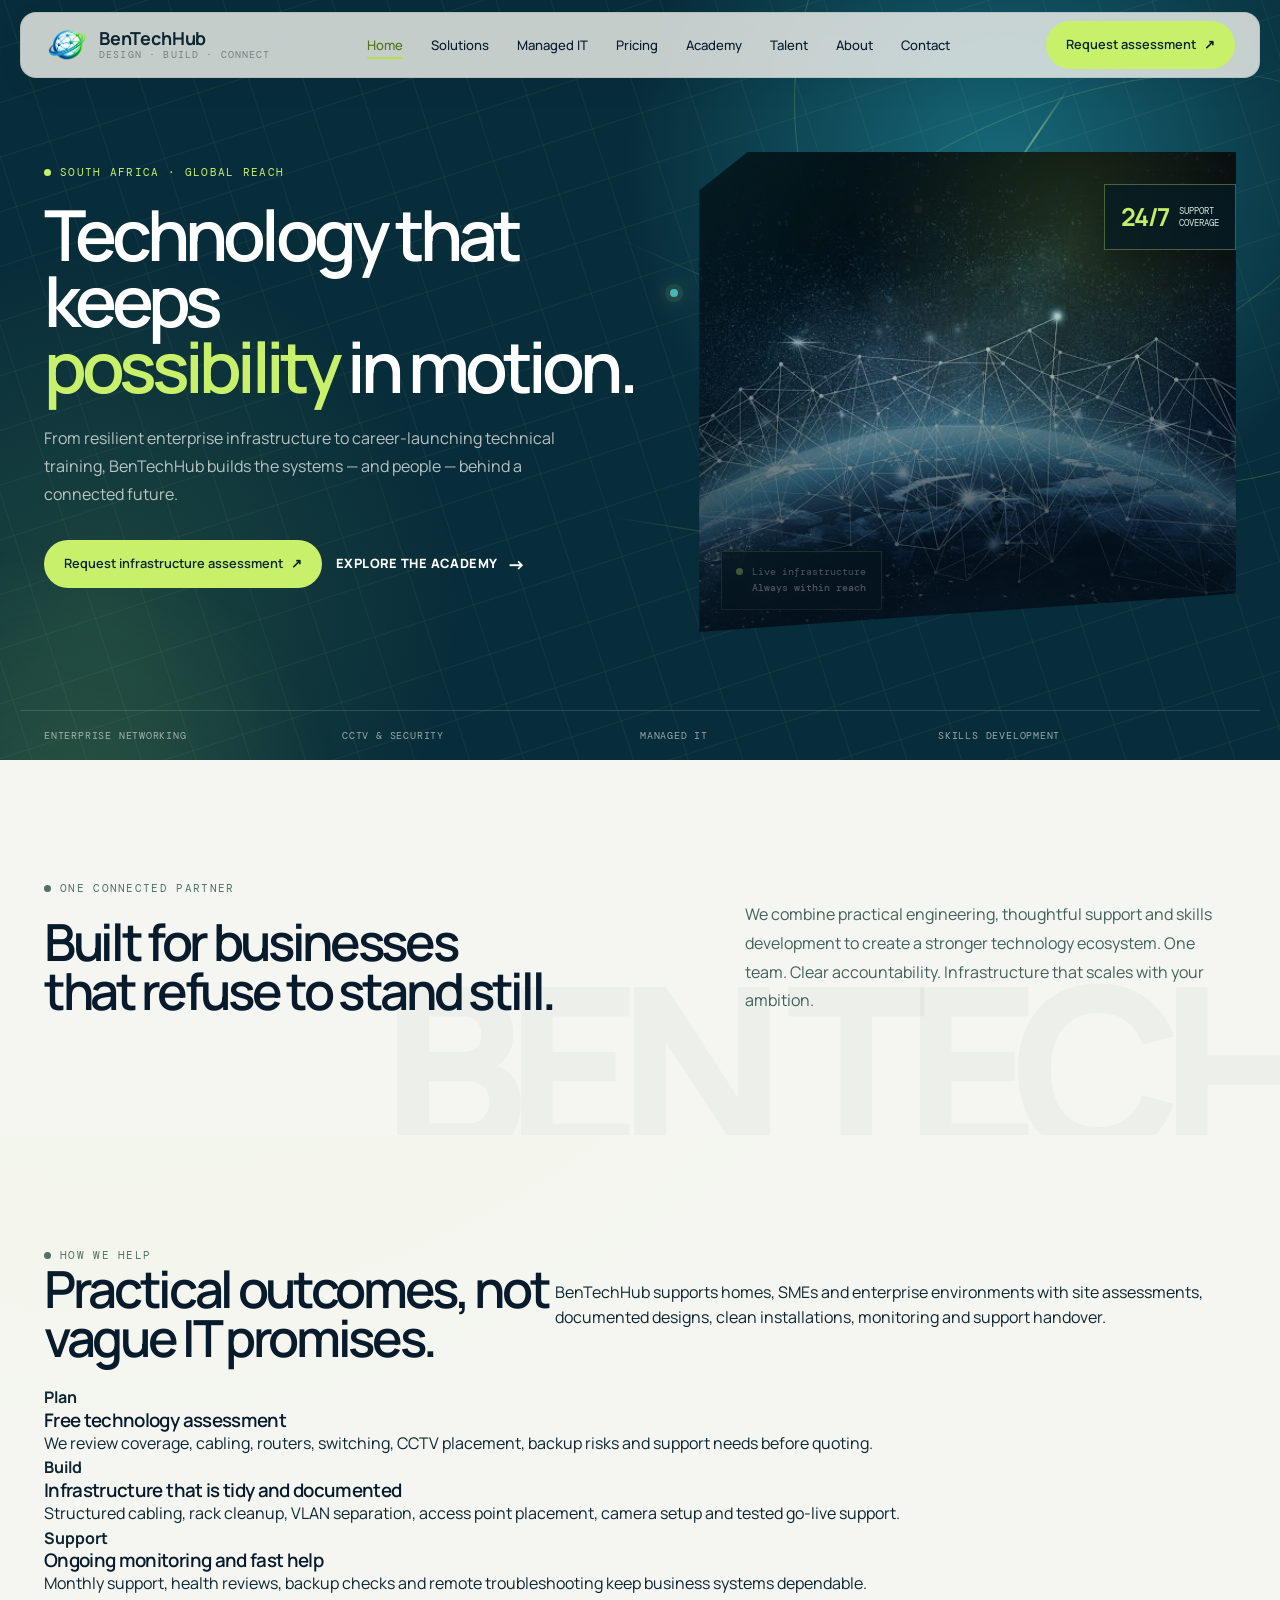
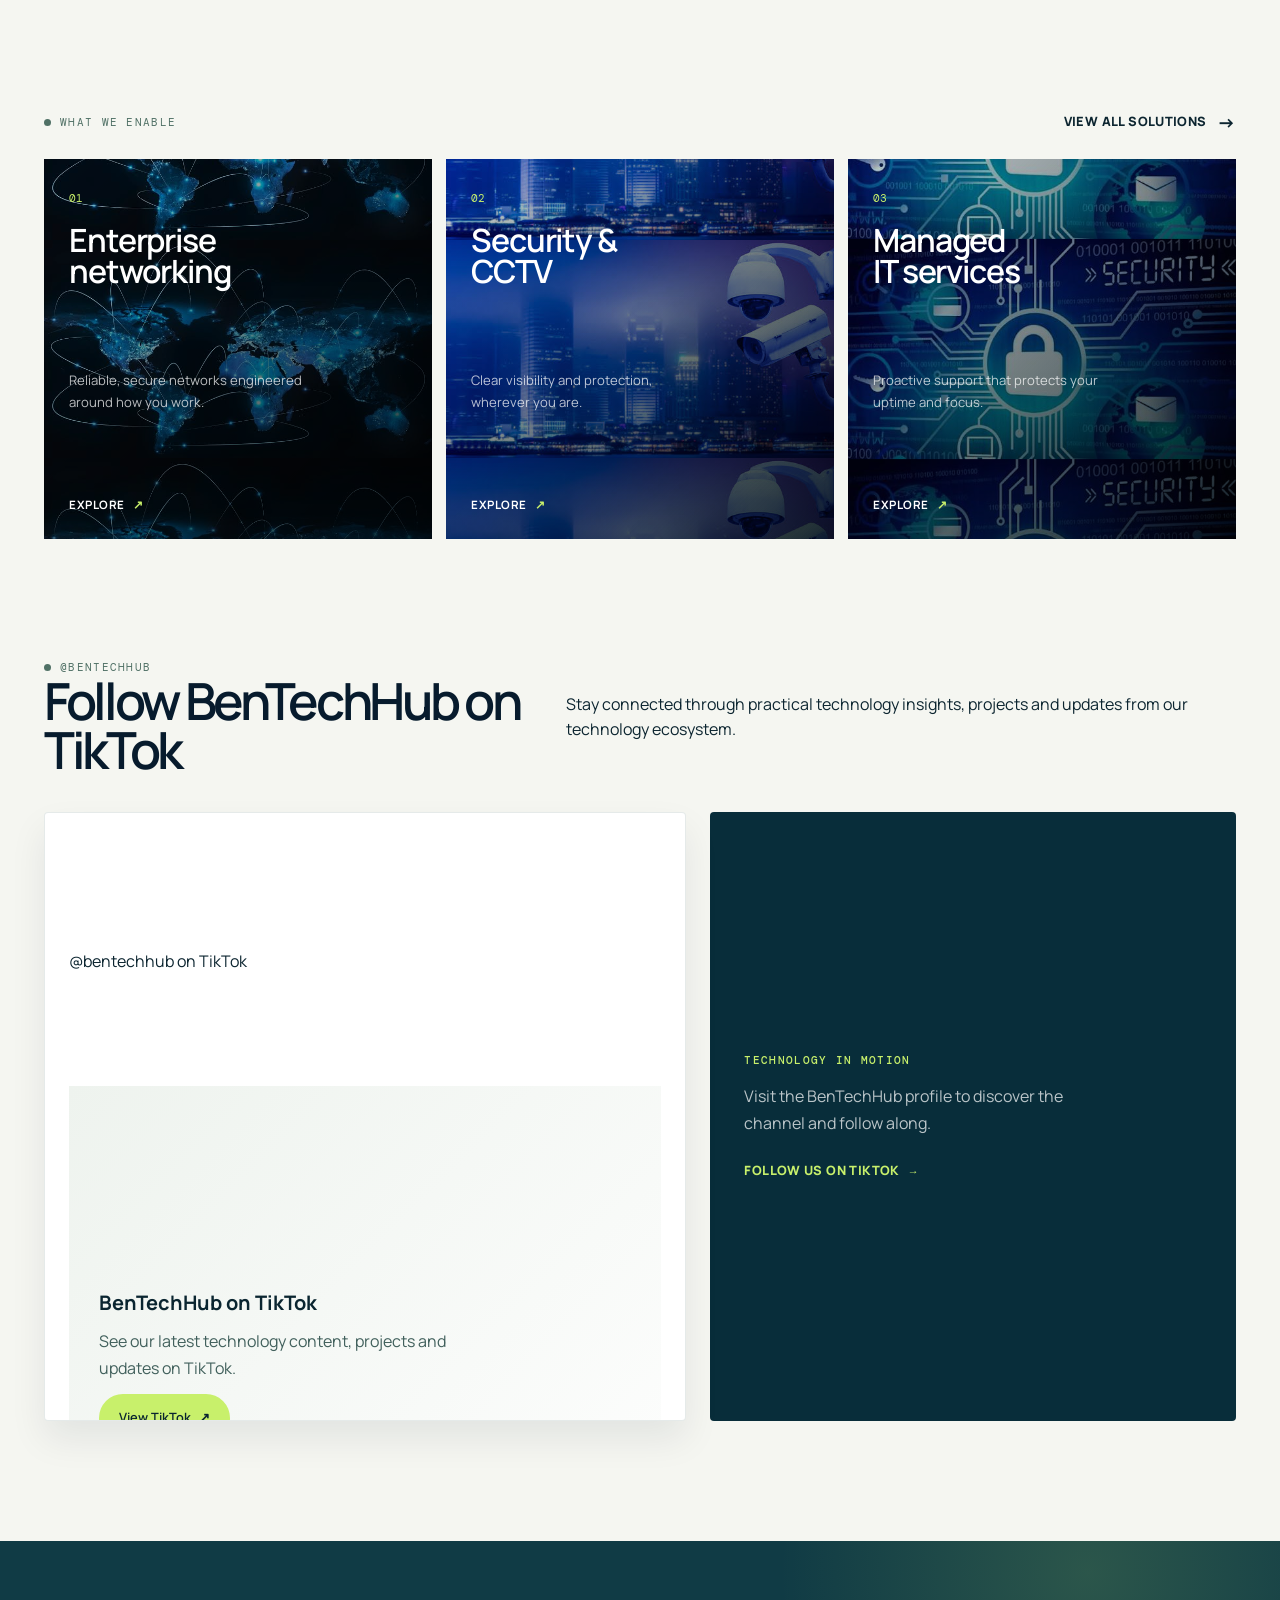
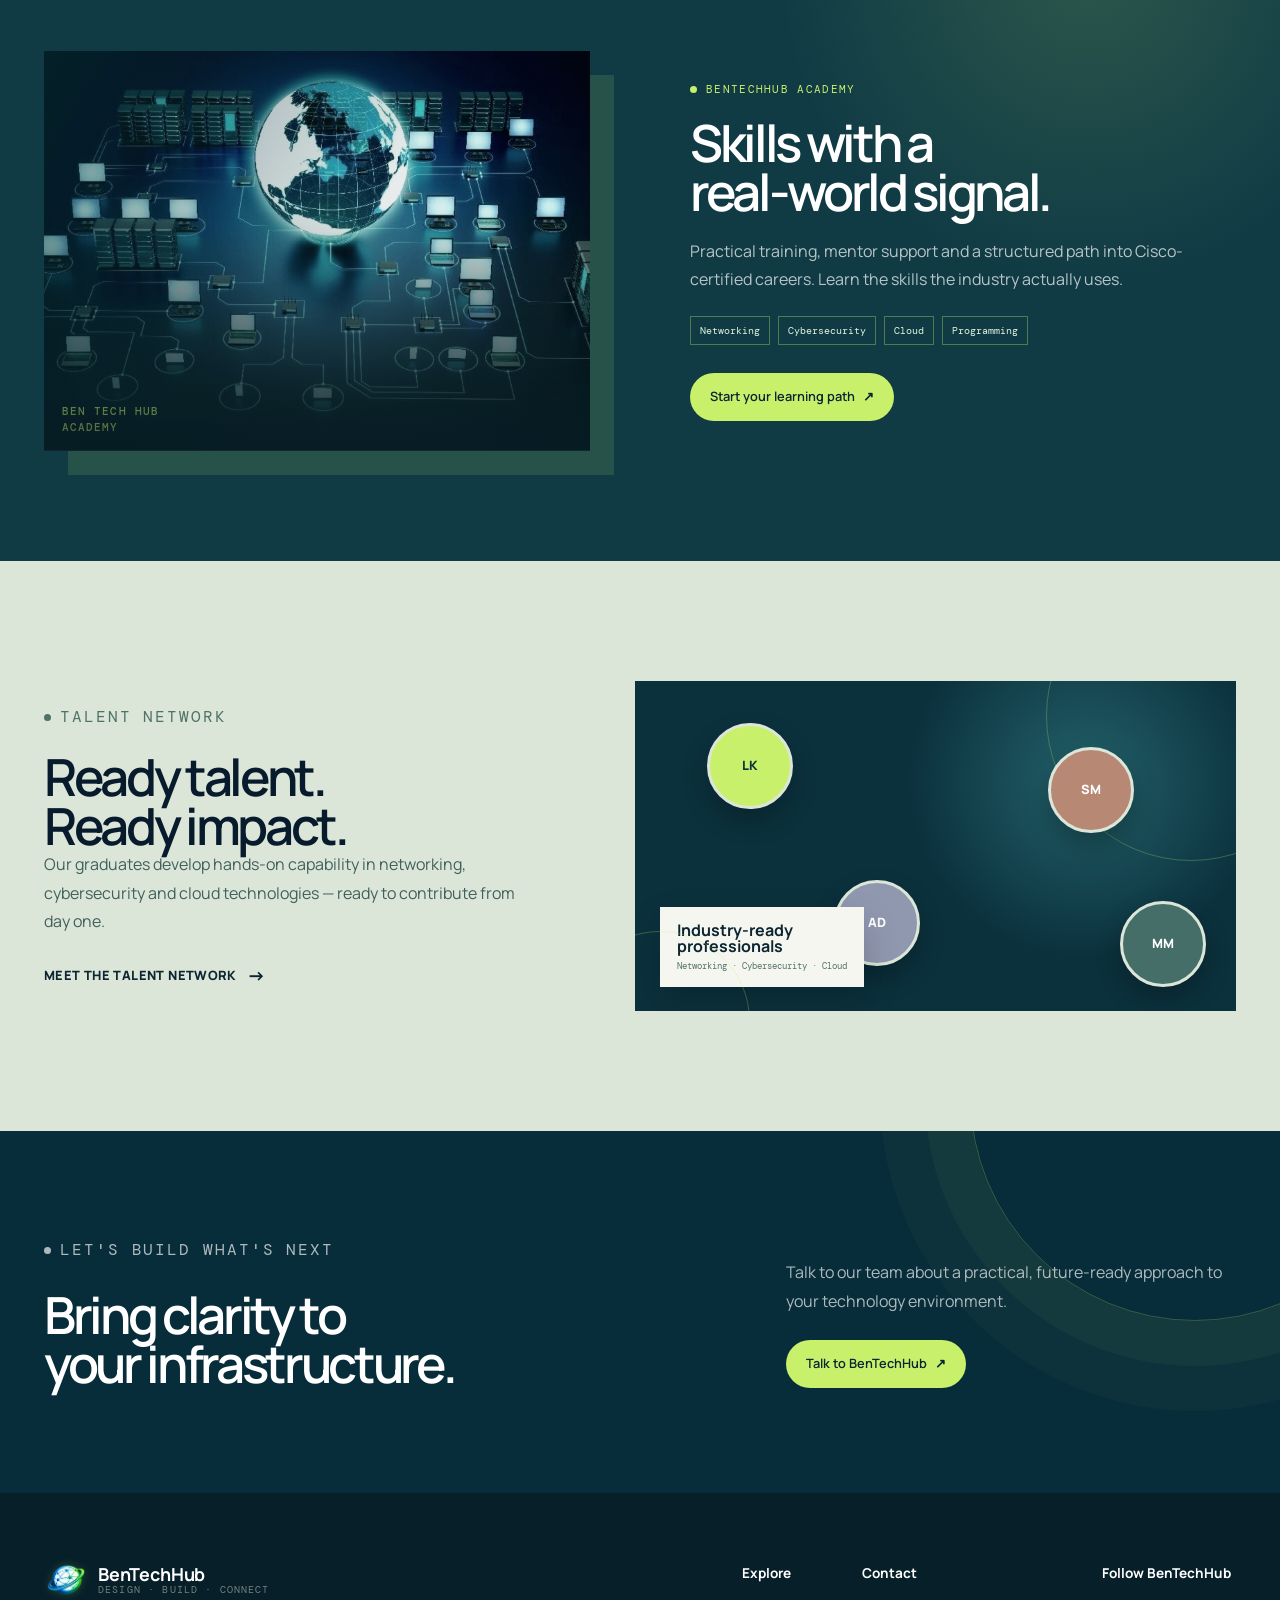
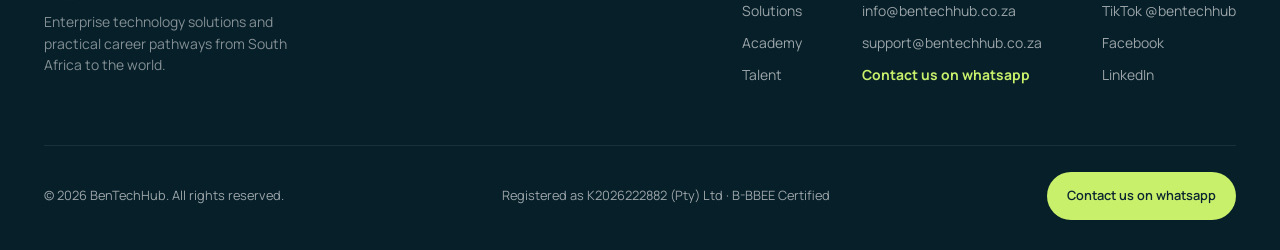
<file: index.html>
<!doctype html>
<html lang="en">
<head>
  <meta charset="utf-8"><meta name="viewport" content="width=device-width, initial-scale=1">
  <title>BenTechHub — Enterprise Technology & Career Pathways</title>
  <meta name="description" content="BenTechHub delivers enterprise networking, CCTV, managed IT and practical technology training across South Africa.">
  <link rel="preconnect" href="https://fonts.googleapis.com"><link rel="preconnect" href="https://fonts.gstatic.com" crossorigin><link rel="preconnect" href="https://www.tiktok.com">
  <link href="https://fonts.googleapis.com/css2?family=DM+Mono:wght@400;500&family=Manrope:wght@400;500;600;700;800&display=swap" rel="stylesheet"><link rel="icon" type="image/svg+xml" href="33472.png"><link rel="stylesheet" href="styles.css"><link rel="stylesheet" href="enhancements.css">
</head>
<body class="hub-home">
<header id="siteHeader"><div class="nav-wrap container">
  <a class="brand hub-brand" href="index.html"><img src="33472.png" alt="" class="hub-logo"><span class="brand-text"><b>BenTechHub</b><span>Design · Build · Connect</span></span></a>
  <nav class="links"><a class="active" href="index.html">Home</a><a href="services.html">Solutions</a><a href="academy.html">Academy</a><a href="talent.html">Talent</a><a href="about.html">About</a></nav>
  <div class="nav-cta"><a href="contact.html" class="btn btn-primary">Request assessment <span aria-hidden="true">↗</span></a><button class="burger" id="burger" type="button" aria-label="Open navigation menu" aria-expanded="false" aria-controls="mobilePanel"><svg viewBox="0 0 24 24" fill="none" stroke="currentColor" stroke-width="2"><path d="M3 6h18M3 12h18M3 18h18"/></svg></button></div>
</div></header>
<nav class="mobile-panel" id="mobilePanel" aria-label="Mobile navigation"><a href="index.html">Home</a><a href="services.html">Solutions</a><a href="academy.html">Academy</a><a href="talent.html">Talent</a><a href="about.html">About</a><a href="contact.html">Contact</a><a href="contact.html" class="btn btn-primary">Request assessment</a></nav>
<main>
<section class="hub-hero"><div class="container hub-hero-grid"><div class="hub-hero-copy"><p class="hub-kicker"><i></i>South Africa · Global reach</p><h1>Technology that keeps<br><em>possibility</em> in motion.</h1><p class="hub-intro">From resilient enterprise infrastructure to career-launching technical training, BenTechHub builds the systems — and people — behind a connected future.</p><div class="hero-actions"><a href="contact.html" class="btn btn-primary">Request infrastructure assessment <span aria-hidden="true">↗</span></a><a href="academy.html" class="hub-text-button">Explore the academy <span aria-hidden="true">→</span></a></div></div><div class="hub-hero-art"><img src="images.jpeg" alt="Global network connections visualised across the earth"><div class="hub-signal"><span></span>Live infrastructure<br><b>Always within reach</b></div><div class="hub-stat"><b>24/7</b><span>Support<br>coverage</span></div></div></div><div class="container hub-hero-foot"><span>Enterprise networking</span><span>CCTV & security</span><span>Managed IT</span><span>Skills development</span></div></section>
<section class="hub-intro-section"><div class="container hub-split-intro"><div><p class="hub-kicker dark"><i></i>One connected partner</p><h2>Built for businesses<br>that refuse to stand still.</h2></div><p>We combine practical engineering, thoughtful support and skills development to create a stronger technology ecosystem. One team. Clear accountability. Infrastructure that scales with your ambition.</p></div></section>
<section class="hub-proof-section"><div class="container"><div class="hub-section-heading"><div><p class="hub-kicker dark"><i></i>How we help</p><h2>Practical outcomes, not vague IT promises.</h2></div><p>BenTechHub supports homes, SMEs and enterprise environments with site assessments, documented designs, clean installations, monitoring and support handover.</p></div><div class="proof-grid"><article><b>Plan</b><h3>Free technology assessment</h3><p>We review coverage, cabling, routers, switching, CCTV placement, backup risks and support needs before quoting.</p></article><article><b>Build</b><h3>Infrastructure that is tidy and documented</h3><p>Structured cabling, rack cleanup, VLAN separation, access point placement, camera setup and tested go-live support.</p></article><article><b>Support</b><h3>Ongoing monitoring and fast help</h3><p>Monthly support, health reviews, backup checks and remote troubleshooting keep business systems dependable.</p></article></div></div></section>
<section class="hub-solutions"><div class="container"><div class="hub-section-heading"><p class="hub-kicker dark"><i></i>What we enable</p><a href="services.html" class="hub-text-button">View all solutions <span>→</span></a></div><div class="hub-solutions-grid"><a class="hub-solution-card card-network" href="services.html#network"><div><span>01</span><h3>Enterprise<br>networking</h3></div><p>Reliable, secure networks engineered around how you work.</p><b>Explore <i>↗</i></b></a><a class="hub-solution-card card-security" href="services.html#cctv"><div><span>02</span><h3>Security &<br>CCTV</h3></div><p>Clear visibility and protection, wherever you are.</p><b>Explore <i>↗</i></b></a><a class="hub-solution-card card-managed" href="managed-It.html"><div><span>03</span><h3>Managed<br>IT services</h3></div><p>Proactive support that protects your uptime and focus.</p><b>Explore <i>↗</i></b></a></div></div></section>
<section class="hub-social"><div class="container"><div class="hub-section-heading"><div><p class="hub-kicker dark"><i></i>@BenTechHub</p><h2>Follow BenTechHub on TikTok</h2></div><p>Stay connected through practical technology insights, projects and updates from our technology ecosystem.</p></div><div class="hub-social-grid"><div class="hub-social-embed"><blockquote class="tiktok-embed" cite="https://www.tiktok.com/@bentechhub" data-unique-id="bentechhub" data-embed-type="creator"><section><a target="_blank" href="https://www.tiktok.com/@bentechhub" rel="noopener noreferrer">@bentechhub on TikTok</a></section></blockquote><div class="hub-social-fallback"><b>BenTechHub on TikTok</b><p>See our latest technology content, projects and updates on TikTok.</p><a class="btn btn-primary" href="https://www.tiktok.com/@bentechhub" target="_blank" rel="noopener noreferrer">View TikTok <span aria-hidden="true">↗</span></a></div></div><div class="hub-social-note"><span>Technology in motion</span><p>Visit the BenTechHub profile to discover the channel and follow along.</p><a class="hub-text-button" href="https://www.tiktok.com/@bentechhub" target="_blank" rel="noopener noreferrer">Follow us on TikTok <span>→</span></a></div></div></div></section>
<section class="hub-academy"><div class="container hub-academy-grid"><div class="hub-academy-image"><img src="IT-Networking-Fundamentals.jpg" alt="Connected devices and networking infrastructure"><div class="hub-image-label">BEN TECH HUB<br>ACADEMY</div></div><div><p class="hub-kicker"><i></i>BenTechHub Academy</p><h2>Skills with a<br>real-world signal.</h2><p class="hub-intro">Practical training, mentor support and a structured path into Cisco-certified careers. Learn the skills the industry actually uses.</p><div class="hub-course-tags"><span>Networking</span><span>Cybersecurity</span><span>Cloud</span><span>Programming</span></div><a class="btn btn-primary" href="academy.html">Start your learning path <span>↗</span></a></div></div></section>
<section class="hub-talent"><div class="container hub-talent-grid"><div><p class="hub-kicker dark"><i></i>Talent network</p><h2>Ready talent.<br>Ready impact.</h2><p>Our graduates develop hands-on capability in networking, cybersecurity and cloud technologies — ready to contribute from day one.</p><a class="hub-text-button" href="talent.html">Meet the talent network <span>→</span></a></div><div class="hub-people"><div class="person p1">LK</div><div class="person p2">SM</div><div class="person p3">AD</div><div class="person p4">MM</div><div class="people-card"><b>Industry-ready<br>professionals</b><span>Networking · Cybersecurity · Cloud</span></div></div></div></section>
<section class="hub-cta"><div class="container"><div><p class="hub-kicker"><i></i>Let's build what's next</p><h2>Bring clarity to<br>your infrastructure.</h2></div><div><p>Talk to our team about a practical, future-ready approach to your technology environment.</p><a href="contact.html" class="btn btn-primary">Talk to BenTechHub <span>↗</span></a></div></div></section>
</main>
<footer><div class="container"><div class="footer-top"><div class="footer-brand"><a class="brand hub-brand" href="index.html"><img src="images.png" alt="" class="hub-logo"><span class="brand-text"><b>BenTechHub</b><span>Design · Build · Connect</span></span></a><p>Enterprise technology solutions and practical career pathways from South Africa to the world.</p></div><div class="footer-cols"><div class="footer-col"><b>Explore</b><ul><li><a href="services.html">Solutions</a></li><li><a href="academy.html">Academy</a></li><li><a href="talent.html">Talent</a></li></ul></div><div class="footer-col"><b>Contact</b><ul><li><a href="mailto:info@bentechhub.co.za">info@bentechhub.co.za</a></li><li><a href="mailto:support@bentechhub.co.za">support@bentechhub.co.za</a></li></ul></div><div class="footer-col"><b>Follow BenTechHub</b><ul><li><a href="https://www.tiktok.com/@bentechhub" target="_blank" rel="noopener noreferrer">TikTok @bentechhub</a></li><li><a href="https://www.facebook.com/BenTechHub" target="_blank" rel="noopener noreferrer">Facebook</a></li><li><a href="https://www.linkedin.com/in/benediction-matlou" target="_blank" rel="noopener noreferrer">LinkedIn</a></li></ul></div></div></div><div class="footer-bottom"><span>© <span id="year"></span> BenTechHub. All rights reserved.</span><span>Registered as K2026222882 (Pty) Ltd · B-BBEE Certified</span></div></div></footer><script src="script.js"></script>
</body></html>
</file>
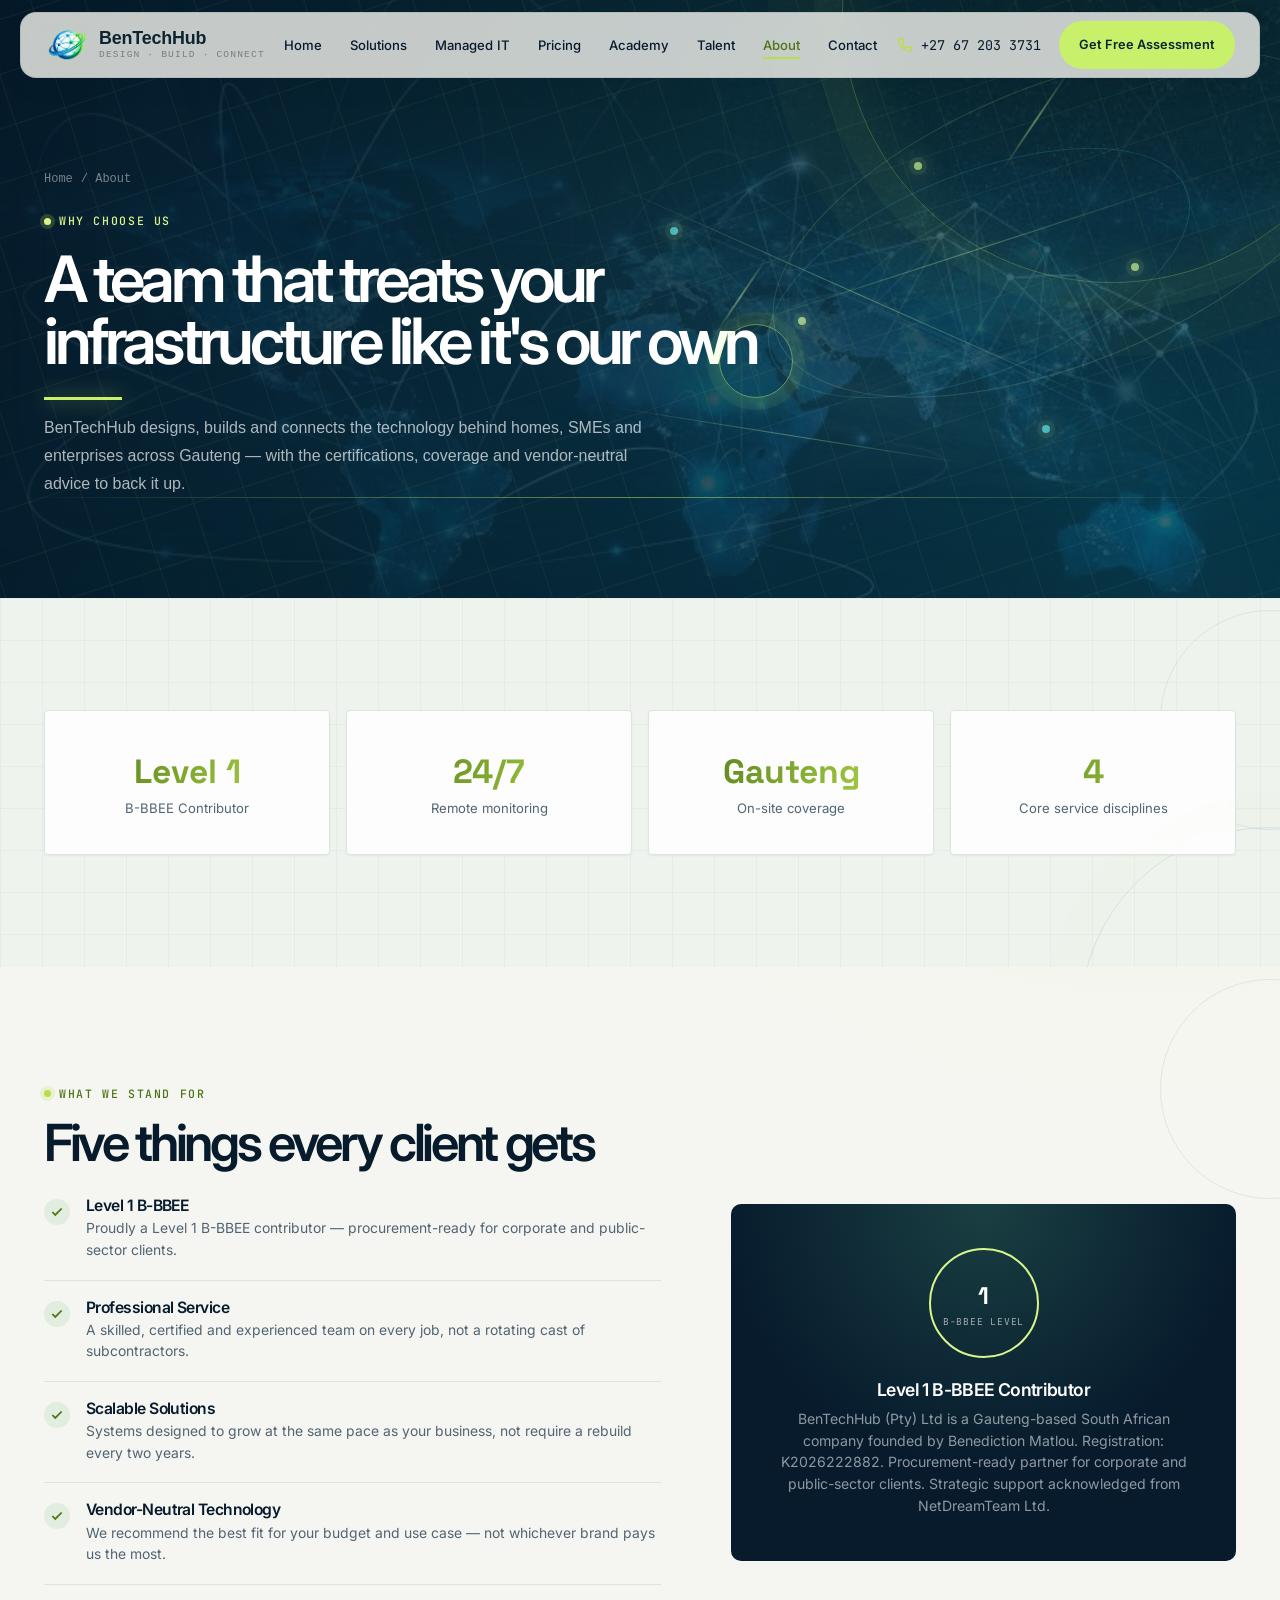
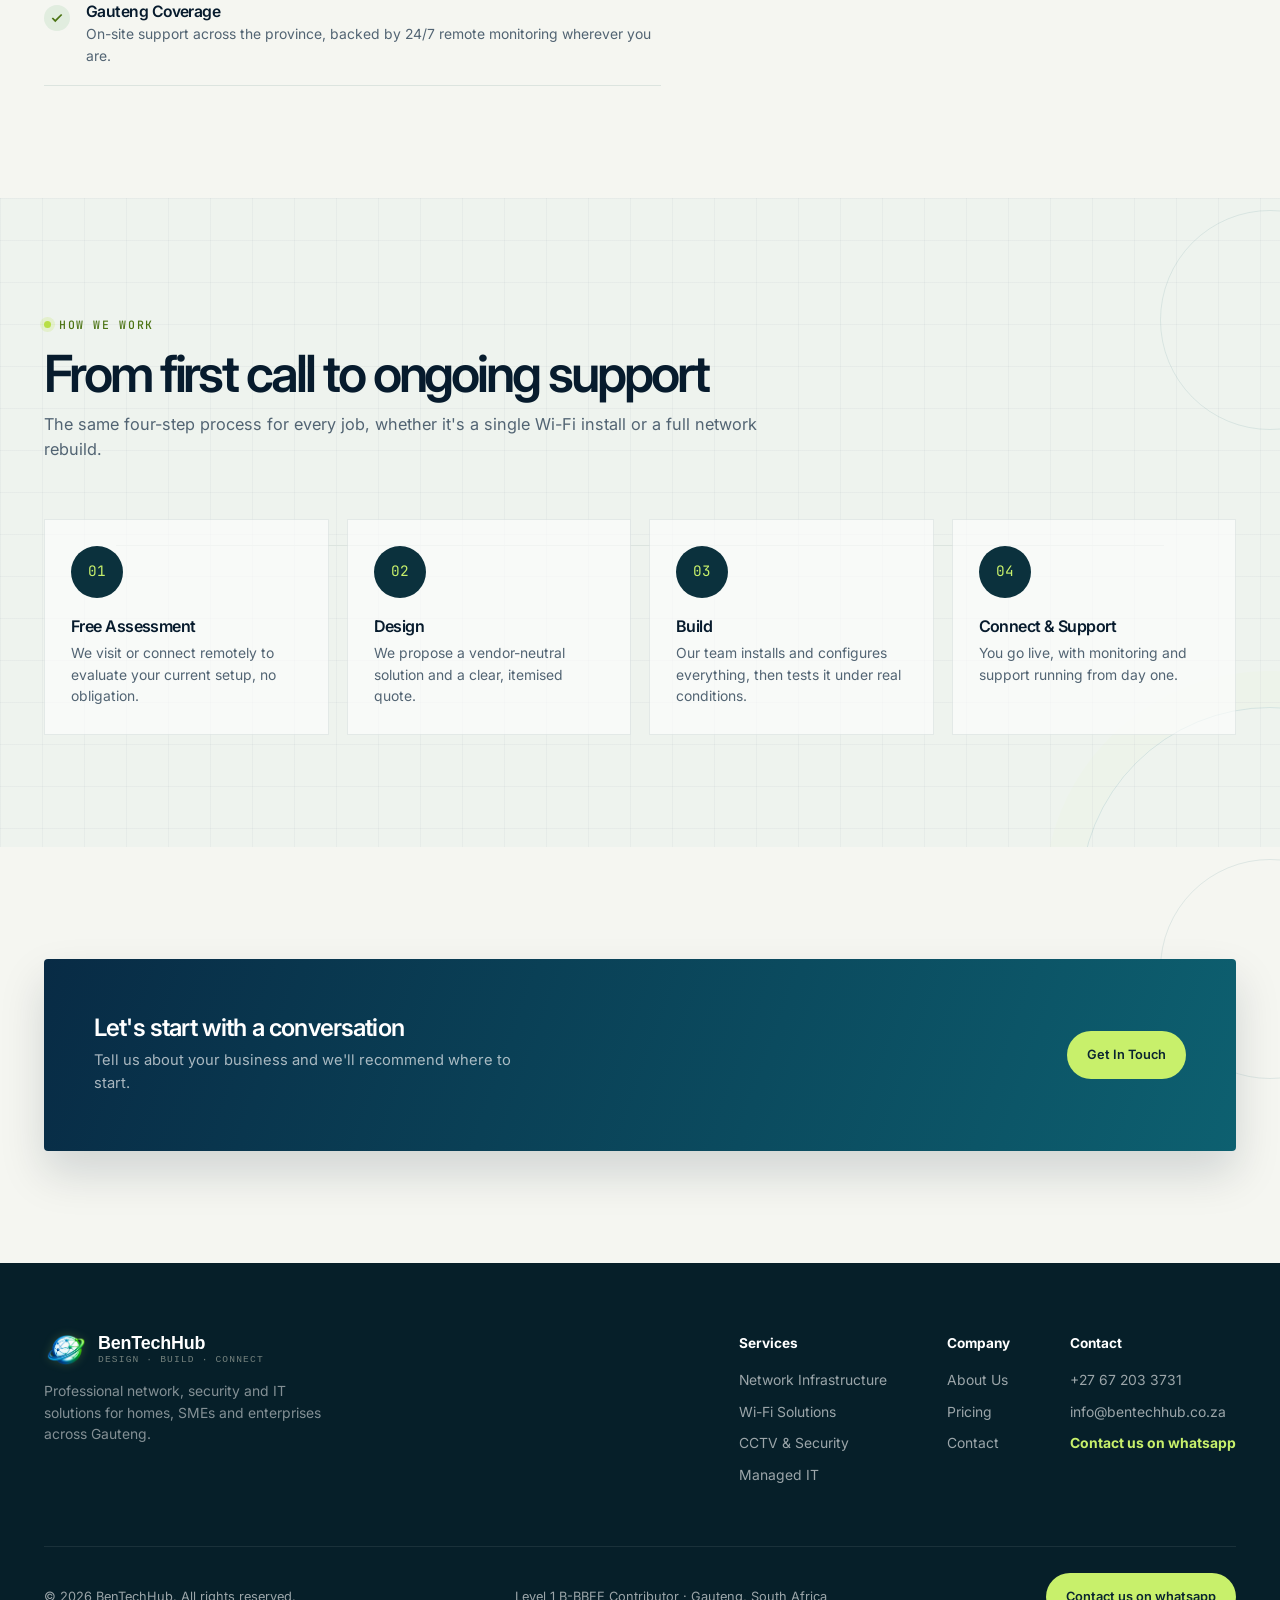
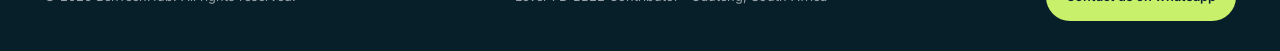
<file: about.html>
<!DOCTYPE html>
<html lang="en">
<head>
<meta charset="UTF-8">
<meta name="viewport" content="width=device-width, initial-scale=1.0">
<title>About Us — Why Choose BenTechHub | Gauteng</title>
<meta name="description" content="Level 1 B-BBEE contributor delivering professional network, security and IT solutions across Gauteng. Vendor-neutral, scalable, and built to last.">
<link rel="preconnect" href="https://fonts.googleapis.com">
<link rel="preconnect" href="https://fonts.gstatic.com" crossorigin>
<link href="https://fonts.googleapis.com/css2?family=Space+Grotesk:wght@500;600;700&family=Inter:wght@400;500;600;700&family=JetBrains+Mono:wght@400;500&display=swap" rel="stylesheet">
<link rel="icon" type="image/svg+xml" href="33472.png"><link rel="stylesheet" href="styles.css"><link rel="stylesheet" href="enhancements.css">
</head>
<body class="hub-home interior-page">

<header id="siteHeader">
  <div class="nav-wrap container">
    <a href="index.html" class="brand">
      <svg class="brand-mark" viewBox="0 0 40 40" fill="none">
        <circle cx="20" cy="20" r="18" stroke="#2F9E44" stroke-width="2"/>
        <path d="M20 2c6 5 6 31 0 36M20 2c-6 5-6 31 0 36M2 20h36" stroke="#0D2A52" stroke-width="1.4"/>
      </svg>
      <span class="brand-text"><b>BenTechHub</b><span>Design · Build · Connect</span></span>
    </a>
    <nav class="links">
      <a href="index.html">Home</a>
      <a href="services.html">Services</a>
      <a href="managed-It.html">Managed IT</a>
      <a href="pricing.html">Pricing</a>
      <a href="about.html" class="active">About</a>
      <a href="contact.html">Contact</a>
    </nav>
    <div class="nav-cta">
      <div class="nav-phone">
        <svg viewBox="0 0 24 24" fill="none" stroke="currentColor" stroke-width="2"><path d="M22 16.9v3a2 2 0 0 1-2.2 2 19.8 19.8 0 0 1-8.6-3.1 19.5 19.5 0 0 1-6-6 19.8 19.8 0 0 1-3.1-8.7A2 2 0 0 1 4.1 2h3a2 2 0 0 1 2 1.7c.1 1 .3 2 .7 3a2 2 0 0 1-.4 2.1L8 10.3a16 16 0 0 0 6 6l1.5-1.5a2 2 0 0 1 2-.4c1 .3 2 .5 3 .7a2 2 0 0 1 1.5 2z"/></svg>
        +27 67 203 3731
      </div>
      <a href="contact.html" class="btn btn-primary">Get Free Assessment</a>
      <button type="button" class="burger" id="burger" aria-label="Open navigation menu" aria-expanded="false" aria-controls="mobilePanel">
        <svg width="18" height="18" viewBox="0 0 24 24" fill="none" stroke="currentColor" stroke-width="2"><path d="M3 6h18M3 12h18M3 18h18"/></svg>
      </button>
    </div>
  </div>
</header>

<nav class="mobile-panel" id="mobilePanel" aria-label="Mobile navigation">
  <a href="index.html">Home</a>
  <a href="services.html">Services</a>
  <a href="managed-It.html">Managed IT</a>
  <a href="pricing.html">Pricing</a>
  <a href="about.html">About</a>
  <a href="contact.html">Contact</a>
  <a href="contact.html" class="btn btn-primary">Get Free Assessment</a>
</nav>

<section class="page-hero">
  <div class="container">
    <div class="crumb"><a href="index.html">Home</a> / About</div>
    <span class="eyebrow">Why Choose Us</span>
    <h1>A team that treats your infrastructure like it's our own</h1>
    <p>BenTechHub designs, builds and connects the technology behind homes, SMEs and enterprises across Gauteng — with the certifications, coverage and vendor-neutral advice to back it up.</p>
  </div>
</section>

<section class="bg-cloud">
  <div class="container">
    <div class="stat-row reveal">
      <div class="stat"><b>Level 1</b><span>B-BBEE Contributor</span></div>
      <div class="stat"><b>24/7</b><span>Remote monitoring</span></div>
      <div class="stat"><b>Gauteng</b><span>On-site coverage</span></div>
      <div class="stat"><b>4</b><span>Core service disciplines</span></div>
    </div>
  </div>
</section>

<section>
  <div class="container why">
    <div class="reveal">
      <span class="eyebrow">What We Stand For</span>
      <h2 style="margin-top:14px; margin-bottom:30px;">Five things every client gets</h2>
      <ul class="why-list">
        <li><div class="check"><svg viewBox="0 0 24 24" fill="none" stroke="currentColor" stroke-width="3"><path d="M4 12l5 5L20 6"/></svg></div><div><h4>Level 1 B-BBEE</h4><p>Proudly a Level 1 B-BBEE contributor — procurement-ready for corporate and public-sector clients.</p></div></li>
        <li><div class="check"><svg viewBox="0 0 24 24" fill="none" stroke="currentColor" stroke-width="3"><path d="M4 12l5 5L20 6"/></svg></div><div><h4>Professional Service</h4><p>A skilled, certified and experienced team on every job, not a rotating cast of subcontractors.</p></div></li>
        <li><div class="check"><svg viewBox="0 0 24 24" fill="none" stroke="currentColor" stroke-width="3"><path d="M4 12l5 5L20 6"/></svg></div><div><h4>Scalable Solutions</h4><p>Systems designed to grow at the same pace as your business, not require a rebuild every two years.</p></div></li>
        <li><div class="check"><svg viewBox="0 0 24 24" fill="none" stroke="currentColor" stroke-width="3"><path d="M4 12l5 5L20 6"/></svg></div><div><h4>Vendor-Neutral Technology</h4><p>We recommend the best fit for your budget and use case — not whichever brand pays us the most.</p></div></li>
        <li><div class="check"><svg viewBox="0 0 24 24" fill="none" stroke="currentColor" stroke-width="3"><path d="M4 12l5 5L20 6"/></svg></div><div><h4>Gauteng Coverage</h4><p>On-site support across the province, backed by 24/7 remote monitoring wherever you are.</p></div></li>
      </ul>
    </div>
    <div class="badge-card reveal">
      <div class="badge-ring"><b>1</b><span>B-BBEE LEVEL</span></div>
      <h4>Level 1 B-BBEE Contributor</h4>
      <p>BenTechHub (Pty) Ltd is a Gauteng-based South African company founded by Benediction Matlou. Registration: K2026222882. Procurement-ready partner for corporate and public-sector clients. Strategic support acknowledged from NetDreamTeam Ltd.</p>
    </div>
  </div>
</section>

<section class="bg-cloud">
  <div class="container">
    <div class="section-head reveal">
      <span class="eyebrow">How We Work</span>
      <h2>From first call to ongoing support</h2>
      <p>The same four-step process for every job, whether it's a single Wi-Fi install or a full network rebuild.</p>
    </div>
    <div class="process reveal">
      <div class="step">
        <div class="num">01</div>
        <h4>Free Assessment</h4>
        <p>We visit or connect remotely to evaluate your current setup, no obligation.</p>
      </div>
      <div class="step">
        <div class="num">02</div>
        <h4>Design</h4>
        <p>We propose a vendor-neutral solution and a clear, itemised quote.</p>
      </div>
      <div class="step">
        <div class="num">03</div>
        <h4>Build</h4>
        <p>Our team installs and configures everything, then tests it under real conditions.</p>
      </div>
      <div class="step">
        <div class="num">04</div>
        <h4>Connect & Support</h4>
        <p>You go live, with monitoring and support running from day one.</p>
      </div>
    </div>
  </div>
</section>

<section>
  <div class="container">
    <div class="cta-banner reveal">
      <div>
        <h3>Let's start with a conversation</h3>
        <p>Tell us about your business and we'll recommend where to start.</p>
      </div>
      <a href="contact.html" class="btn btn-primary">Get In Touch</a>
    </div>
  </div>
</section>

<footer>
  <div class="container">
    <div class="footer-top">
      <div class="footer-brand">
        <div class="brand">
          <svg class="brand-mark" viewBox="0 0 40 40" fill="none">
            <circle cx="20" cy="20" r="18" stroke="#6FE3A0" stroke-width="2"/>
            <path d="M20 2c6 5 6 31 0 36M20 2c-6 5-6 31 0 36M2 20h36" stroke="#6FE3A0" stroke-width="1.2" opacity=".6"/>
          </svg>
          <span class="brand-text"><b style="color:#fff;">BenTechHub</b><span>Design · Build · Connect</span></span>
        </div>
        <p>Professional network, security and IT solutions for homes, SMEs and enterprises across Gauteng.</p>
      </div>
      <div class="footer-cols">
        <div class="footer-col">
          <b>Services</b>
          <ul>
            <li><a href="services.html#network">Network Infrastructure</a></li>
            <li><a href="services.html#wifi">Wi-Fi Solutions</a></li>
            <li><a href="services.html#cctv">CCTV & Security</a></li>
            <li><a href="managed-It.html">Managed IT</a></li>
          </ul>
        </div>
        <div class="footer-col">
          <b>Company</b>
          <ul>
            <li><a href="about.html">About Us</a></li>
            <li><a href="pricing.html">Pricing</a></li>
            <li><a href="contact.html">Contact</a></li>
          </ul>
        </div>
        <div class="footer-col">
          <b>Contact</b>
          <ul>
            <li><a href="tel:+27672033731">+27 67 203 3731</a></li>
            <li><a href="mailto:info@bentechhub.co.za">info@bentechhub.co.za</a></li>
          </ul>
        </div>
      </div>
    </div>
    <div class="footer-bottom">
      <span>© <span id="year"></span> BenTechHub. All rights reserved.</span>
      <span>Level 1 B-BBEE Contributor · Gauteng, South Africa</span>
    </div>
  </div>
</footer>

<script src="script.js"></script>
</body>
</html>
</file>
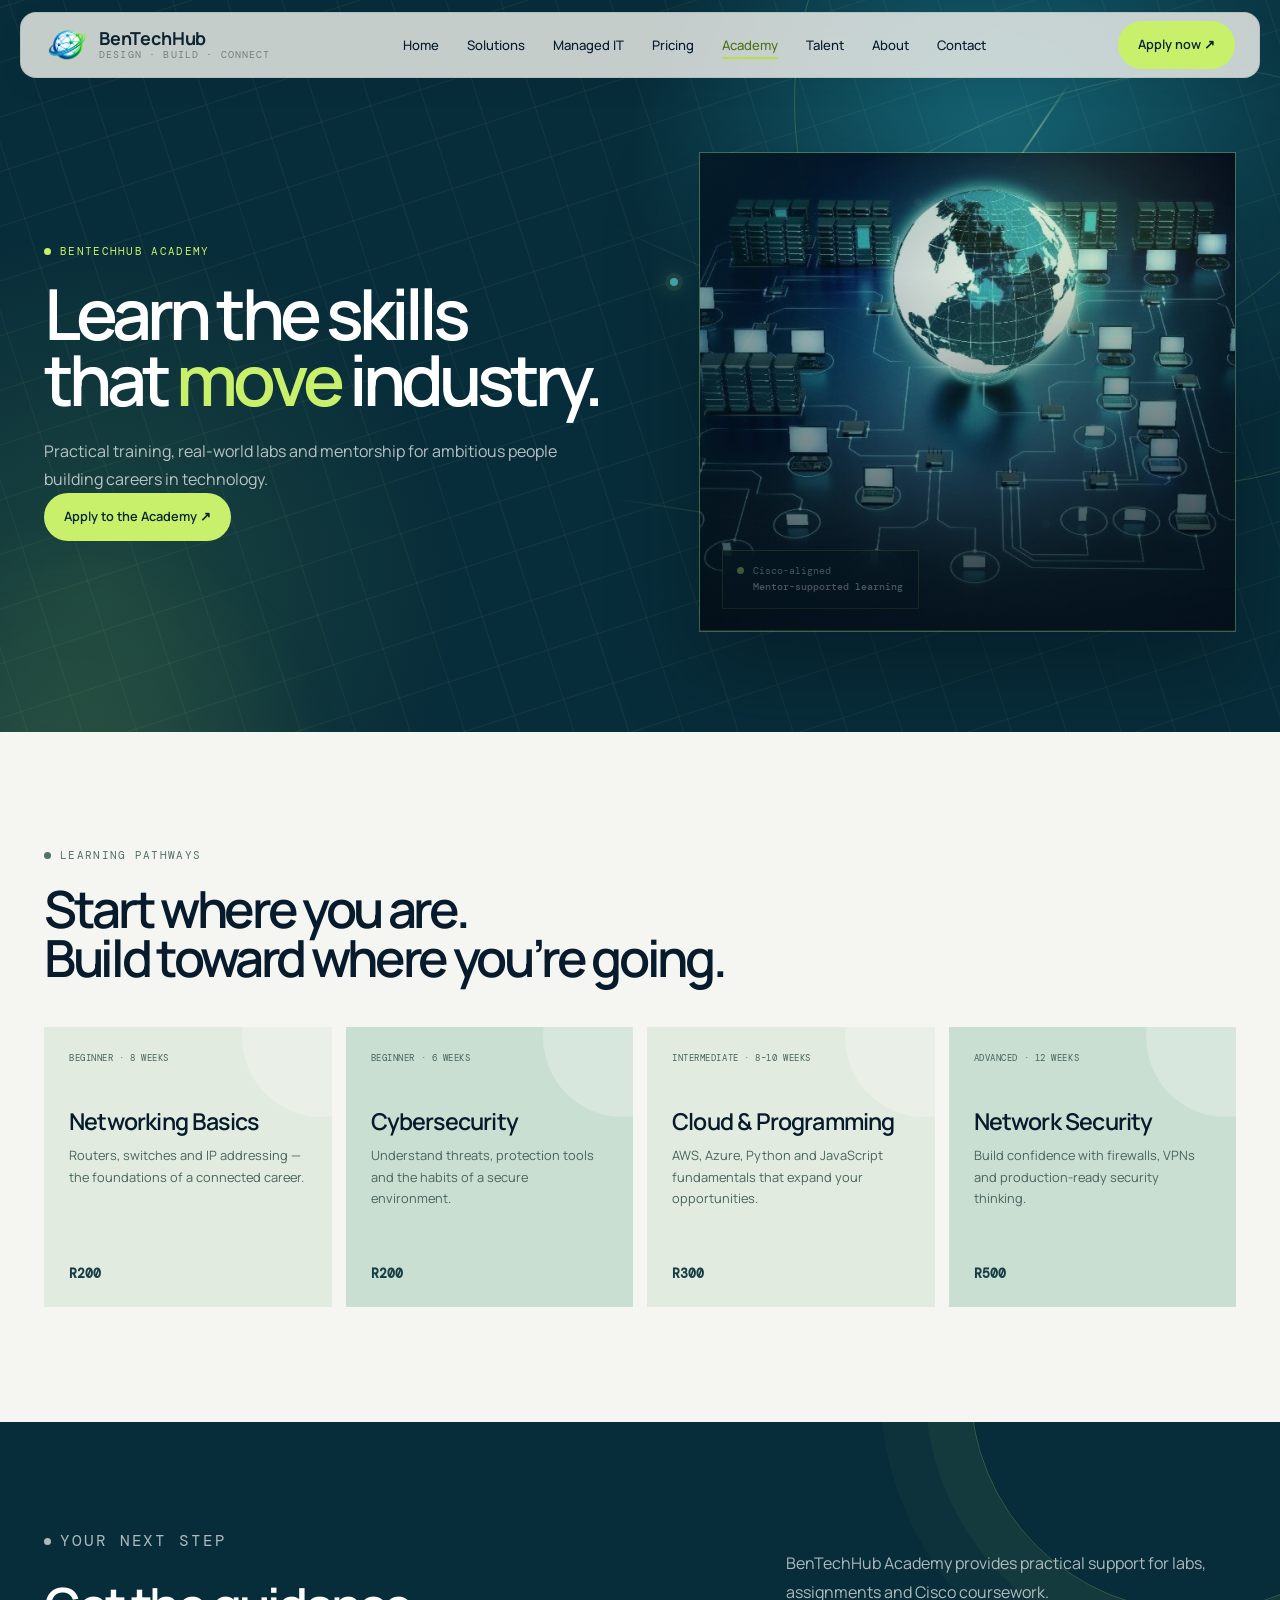
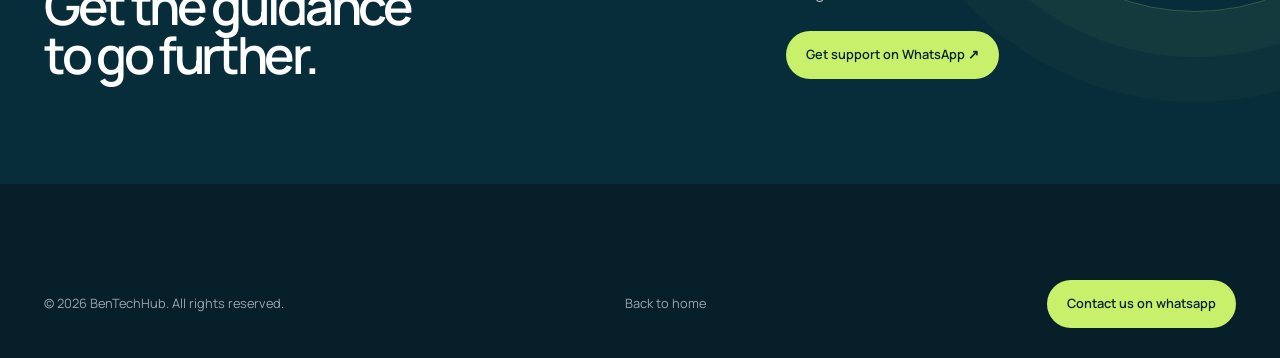
<file: academy.html>
<!doctype html><html lang="en"><head><meta charset="utf-8"><meta name="viewport" content="width=device-width,initial-scale=1"><title>BenTechHub Academy</title><link rel="preconnect" href="https://fonts.googleapis.com"><link rel="preconnect" href="https://fonts.gstatic.com" crossorigin><link href="https://fonts.googleapis.com/css2?family=DM+Mono:wght@400;500&family=Manrope:wght@400;500;600;700;800&display=swap" rel="stylesheet"><link rel="stylesheet" href="styles.css"></head><body class="hub-home academy-page"><header id="siteHeader"><div class="nav-wrap container"><a class="brand hub-brand" href="index.html"><img src="images.png" alt="" class="hub-logo"><span class="brand-text"><b>BenTechHub</b><span>Design · Build · Connect</span></span></a><nav class="links"><a href="index.html">Home</a><a href="services.html">Solutions</a><a class="active" href="academy.html">Academy</a><a href="talent.html">Talent</a><a href="about.html">About</a></nav><div class="nav-cta"><a class="btn btn-primary" href="contact.html">Apply now ↗</a><button class="burger" id="burger" aria-label="Open navigation menu"><svg viewBox="0 0 24 24" fill="none" stroke="currentColor" stroke-width="2"><path d="M3 6h18M3 12h18M3 18h18"/></svg></button></div></div></header><main><section class="hub-hero academy-hero"><div class="container hub-hero-grid"><div><p class="hub-kicker"><i></i>BenTechHub Academy</p><h1>Learn the skills<br>that <em>move</em> industry.</h1><p class="hub-intro">Practical training, real-world labs and mentorship for ambitious people building careers in technology.</p><a href="mailto:info@bentechhub.co.za?subject=Academy%20Application" class="btn btn-primary">Apply to the Academy ↗</a></div><div class="hub-hero-art"><img src="IT-Networking-Fundamentals.jpg" alt="Network infrastructure visual"><div class="hub-signal"><span></span>Cisco-aligned<br><b>Mentor-supported learning</b></div></div></div></section><section class="academy-programs"><div class="container"><p class="hub-kicker dark"><i></i>Learning pathways</p><h2>Start where you are.<br>Build toward where you’re going.</h2><div class="program-grid"><article><span>BEGINNER · 8 WEEKS</span><h3>Networking Basics</h3><p>Routers, switches and IP addressing — the foundations of a connected career.</p><b>R200</b></article><article><span>BEGINNER · 6 WEEKS</span><h3>Cybersecurity</h3><p>Understand threats, protection tools and the habits of a secure environment.</p><b>R200</b></article><article><span>INTERMEDIATE · 8–10 WEEKS</span><h3>Cloud & Programming</h3><p>AWS, Azure, Python and JavaScript fundamentals that expand your opportunities.</p><b>R300</b></article><article><span>ADVANCED · 12 WEEKS</span><h3>Network Security</h3><p>Build confidence with firewalls, VPNs and production-ready security thinking.</p><b>R500</b></article></div></div></section><section class="hub-cta"><div class="container"><div><p class="hub-kicker"><i></i>Your next step</p><h2>Get the guidance<br>to go further.</h2></div><div><p>BenTechHub Academy provides practical support for labs, assignments and Cisco coursework.</p><a class="btn btn-primary" href="https://wa.me/27672033731">Get support on WhatsApp ↗</a></div></div></section></main><footer><div class="container"><div class="footer-bottom"><span>© <span id="year"></span> BenTechHub. All rights reserved.</span><a href="index.html">Back to home</a></div></div></footer><script src="script.js"></script></body></html>
</file>
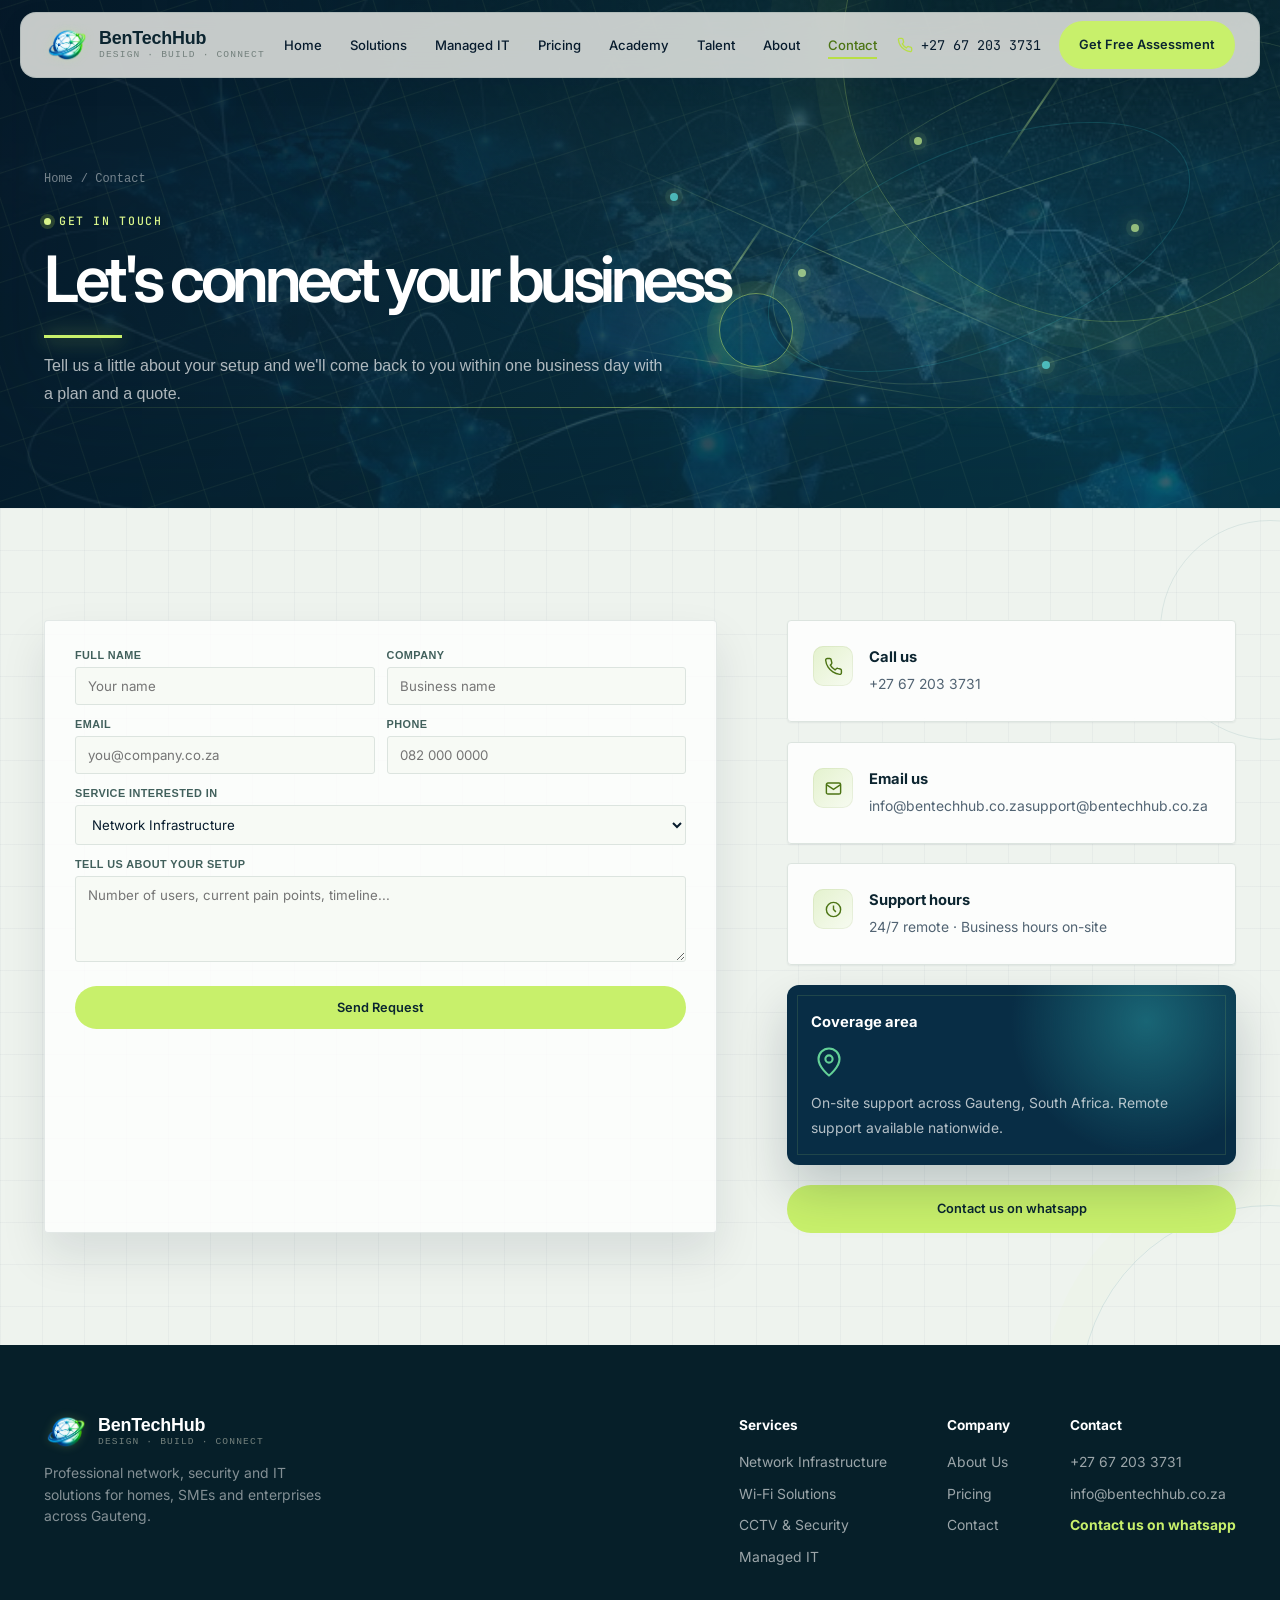
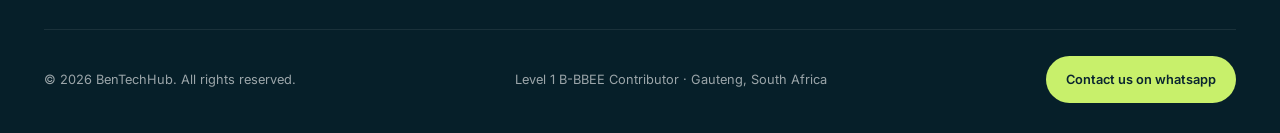
<file: contact.html>
<!DOCTYPE html>
<html lang="en">
<head>
<meta charset="UTF-8">
<meta name="viewport" content="width=device-width, initial-scale=1.0">
<title>Contact Us — Get a Free Assessment | BenTechHub</title>
<meta name="description" content="Get in touch with BenTechHub for a free technology assessment. Call, email, or send a request below.">
<link rel="preconnect" href="https://fonts.googleapis.com">
<link rel="preconnect" href="https://fonts.gstatic.com" crossorigin>
<link href="https://fonts.googleapis.com/css2?family=Space+Grotesk:wght@500;600;700&family=Inter:wght@400;500;600;700&family=JetBrains+Mono:wght@400;500&display=swap" rel="stylesheet">
<link rel="icon" type="image/svg+xml" href="Logo-Cfwf3AIi.svg"><link rel="stylesheet" href="styles.css"><link rel="stylesheet" href="enhancements.css">
</head>
<body class="hub-home interior-page">

<header id="siteHeader">
  <div class="nav-wrap container">
    <a href="index.html" class="brand">
      <svg class="brand-mark" viewBox="0 0 40 40" fill="none">
        <circle cx="20" cy="20" r="18" stroke="#2F9E44" stroke-width="2"/>
        <path d="M20 2c6 5 6 31 0 36M20 2c-6 5-6 31 0 36M2 20h36" stroke="#0D2A52" stroke-width="1.4"/>
      </svg>
      <span class="brand-text"><b>BenTechHub</b><span>Design · Build · Connect</span></span>
    </a>
    <nav class="links">
      <a href="index.html">Home</a>
      <a href="services.html">Services</a>
      <a href="managed-It.html">Managed IT</a>
      <a href="pricing.html">Pricing</a>
      <a href="about.html">About</a>
      <a href="contact.html" class="active">Contact</a>
    </nav>
    <div class="nav-cta">
      <div class="nav-phone">
        <svg viewBox="0 0 24 24" fill="none" stroke="currentColor" stroke-width="2"><path d="M22 16.9v3a2 2 0 0 1-2.2 2 19.8 19.8 0 0 1-8.6-3.1 19.5 19.5 0 0 1-6-6 19.8 19.8 0 0 1-3.1-8.7A2 2 0 0 1 4.1 2h3a2 2 0 0 1 2 1.7c.1 1 .3 2 .7 3a2 2 0 0 1-.4 2.1L8 10.3a16 16 0 0 0 6 6l1.5-1.5a2 2 0 0 1 2-.4c1 .3 2 .5 3 .7a2 2 0 0 1 1.5 2z"/></svg>
        +27 67 203 3731
      </div>
      <a href="contact.html" class="btn btn-primary">Get Free Assessment</a>
      <button type="button" class="burger" id="burger" aria-label="Open navigation menu" aria-expanded="false" aria-controls="mobilePanel">
        <svg width="18" height="18" viewBox="0 0 24 24" fill="none" stroke="currentColor" stroke-width="2"><path d="M3 6h18M3 12h18M3 18h18"/></svg>
      </button>
    </div>
  </div>
</header>

<nav class="mobile-panel" id="mobilePanel" aria-label="Mobile navigation">
  <a href="index.html">Home</a>
  <a href="services.html">Services</a>
  <a href="managed-It.html">Managed IT</a>
  <a href="pricing.html">Pricing</a>
  <a href="about.html">About</a>
  <a href="contact.html">Contact</a>
  <a href="contact.html" class="btn btn-primary">Get Free Assessment</a>
</nav>

<section class="page-hero">
  <div class="container">
    <div class="crumb"><a href="index.html">Home</a> / Contact</div>
    <span class="eyebrow">Get In Touch</span>
    <h1>Let's connect your business</h1>
    <p>Tell us a little about your setup and we'll come back to you within one business day with a plan and a quote.</p>
  </div>
</section>

<section class="bg-cloud">
  <div class="container">
    <div class="contact-grid">
      <form class="reveal" id="quoteForm" name="technology-assessment" method="POST" action="/contact.html?submitted=true" data-netlify="true" netlify-honeypot="bot-field">
        <input type="hidden" name="form-name" value="technology-assessment">
        <p class="hidden-field"><label>Do not fill this in: <input name="bot-field"></label></p>
        <div class="field-row">
          <div class="field"><label for="name">Full name</label><input id="name" name="name" type="text" required placeholder="Your name" aria-required="true"></div>
          <div class="field"><label for="company">Company</label><input id="company" name="company" type="text" placeholder="Business name"></div>
        </div>
        <div class="field-row">
          <div class="field"><label for="email">Email</label><input id="email" name="email" type="email" required placeholder="you@company.co.za" aria-required="true"></div>
          <div class="field"><label for="phone">Phone</label><input id="phone" name="phone" type="tel" required placeholder="082 000 0000" aria-required="true"></div>
        </div>
        <div class="field">
          <label for="service">Service interested in</label>
          <select id="service" name="service">
            <option>Network Infrastructure</option>
            <option>Wi-Fi Solutions</option>
            <option>CCTV & Security</option>
            <option>Managed IT Services</option>
            <option>Business Continuity</option>
            <option>Technical Consultation</option>
            <option>Not sure — send me a recommendation</option>
          </select>
        </div>
        <div class="field"><label for="message">Tell us about your setup</label><textarea id="message" name="message" required placeholder="Number of users, current pain points, timeline..." aria-required="true"></textarea></div>
        <button type="submit" class="btn btn-primary btn-block">Send Request</button>
        <p id="formStatus" aria-live="polite" aria-atomic="true"></p>
      </form>

      <div class="contact-info reveal">
        <div class="info-card">
          <div class="ic"><svg viewBox="0 0 24 24" fill="none" stroke="currentColor" stroke-width="1.8"><path d="M22 16.9v3a2 2 0 0 1-2.2 2 19.8 19.8 0 0 1-8.6-3.1 19.5 19.5 0 0 1-6-6 19.8 19.8 0 0 1-3.1-8.7A2 2 0 0 1 4.1 2h3a2 2 0 0 1 2 1.7c.1 1 .3 2 .7 3a2 2 0 0 1-.4 2.1L8 10.3a16 16 0 0 0 6 6l1.5-1.5a2 2 0 0 1 2-.4c1 .3 2 .5 3 .7a2 2 0 0 1 1.5 2z"/></svg></div>
          <div><b>Call us</b><a href="tel:+27672033731">+27 67 203 3731</a></div>
        </div>
        <div class="info-card">
          <div class="ic"><svg viewBox="0 0 24 24" fill="none" stroke="currentColor" stroke-width="1.8"><rect x="3" y="5" width="18" height="14" rx="2"/><path d="M3 7l9 6 9-6"/></svg></div>
          <div><b>Email us</b><a href="mailto:info@bentechhub.co.za">info@bentechhub.co.za</a><a href="mailto:support@bentechhub.co.za">support@bentechhub.co.za</a></div>
        </div>
        <div class="info-card">
          <div class="ic"><svg viewBox="0 0 24 24" fill="none" stroke="currentColor" stroke-width="1.8"><circle cx="12" cy="12" r="9"/><path d="M12 7v5l3 3"/></svg></div>
          <div><b>Support hours</b><span>24/7 remote · Business hours on-site</span></div>
        </div>
        <div class="coverage-card">
          <b>Coverage area</b>
          <svg viewBox="0 0 24 24" fill="none" stroke="#6FE3A0" stroke-width="1.4" style="width:36px;height:36px;margin-bottom:10px;"><path d="M12 21s-7-5.5-7-11a7 7 0 0114 0c0 5.5-7 11-7 11z"/><circle cx="12" cy="10" r="2.4"/></svg>
          <span style="font-size:.87rem; color:rgba(255,255,255,.7);">On-site support across Gauteng, South Africa. Remote support available nationwide.</span>
        </div>
        <a class="btn btn-primary btn-block whatsapp-button" href="https://wa.me/27672033731?text=Hi%20BenTechHub%2C%20I%20would%20like%20help%20with%20my%20technology%20setup.">Contact us on whatsapp</a>
      </div>
    </div>
  </div>
</section>

<footer>
  <div class="container">
    <div class="footer-top">
      <div class="footer-brand">
        <div class="brand">
          <svg class="brand-mark" viewBox="0 0 40 40" fill="none">
            <circle cx="20" cy="20" r="18" stroke="#6FE3A0" stroke-width="2"/>
            <path d="M20 2c6 5 6 31 0 36M20 2c-6 5-6 31 0 36M2 20h36" stroke="#6FE3A0" stroke-width="1.2" opacity=".6"/>
          </svg>
          <span class="brand-text"><b style="color:#fff;">BenTechHub</b><span>Design · Build · Connect</span></span>
        </div>
        <p>Professional network, security and IT solutions for homes, SMEs and enterprises across Gauteng.</p>
      </div>
      <div class="footer-cols">
        <div class="footer-col">
          <b>Services</b>
          <ul>
            <li><a href="services.html#network">Network Infrastructure</a></li>
            <li><a href="services.html#wifi">Wi-Fi Solutions</a></li>
            <li><a href="services.html#cctv">CCTV & Security</a></li>
            <li><a href="managed-It.html">Managed IT</a></li>
          </ul>
        </div>
        <div class="footer-col">
          <b>Company</b>
          <ul>
            <li><a href="about.html">About Us</a></li>
            <li><a href="pricing.html">Pricing</a></li>
            <li><a href="contact.html">Contact</a></li>
          </ul>
        </div>
        <div class="footer-col">
          <b>Contact</b>
          <ul>
            <li><a href="tel:+27672033731">+27 67 203 3731</a></li>
            <li><a href="mailto:info@bentechhub.co.za">info@bentechhub.co.za</a></li>
          </ul>
        </div>
      </div>
    </div>
    <div class="footer-bottom">
      <span>© <span id="year"></span> BenTechHub. All rights reserved.</span>
      <span>Level 1 B-BBEE Contributor · Gauteng, South Africa</span>
    </div>
  </div>
</footer>

<script src="script.js"></script>
</body>
</html>
</file>
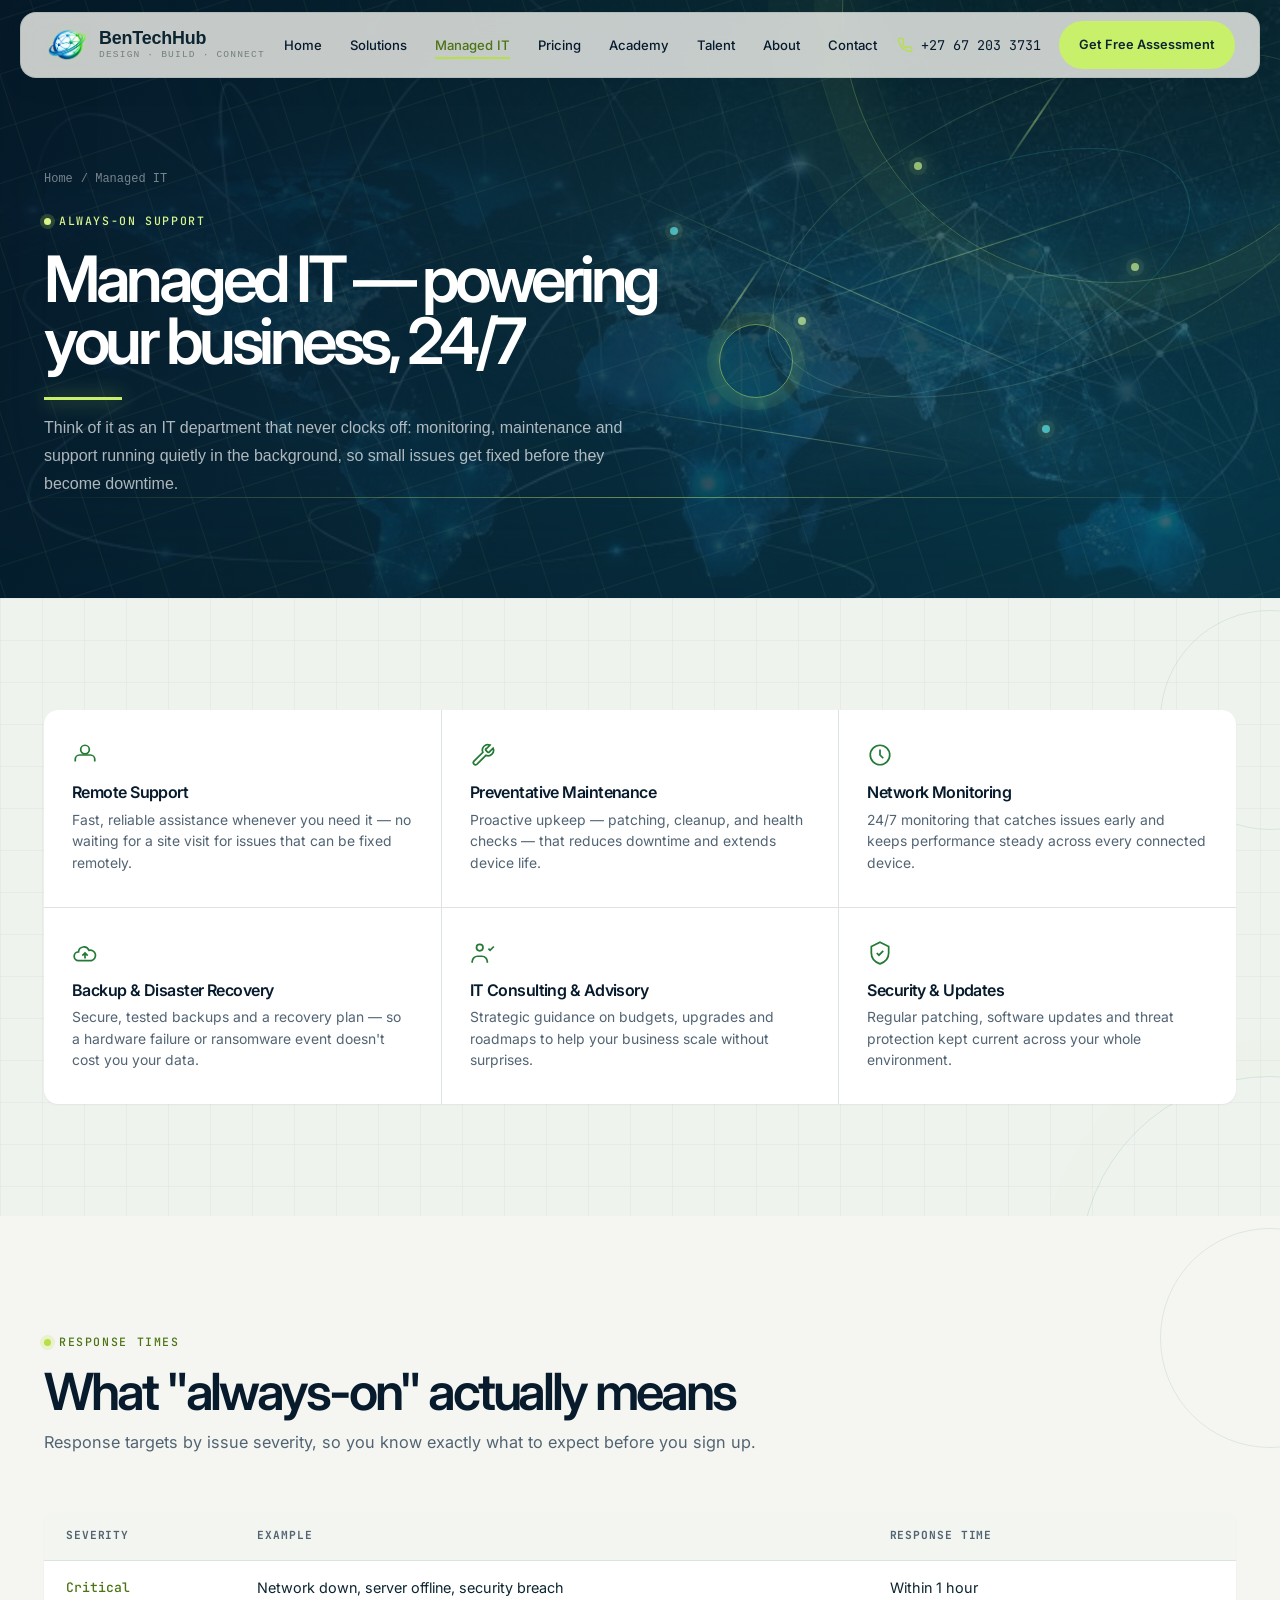
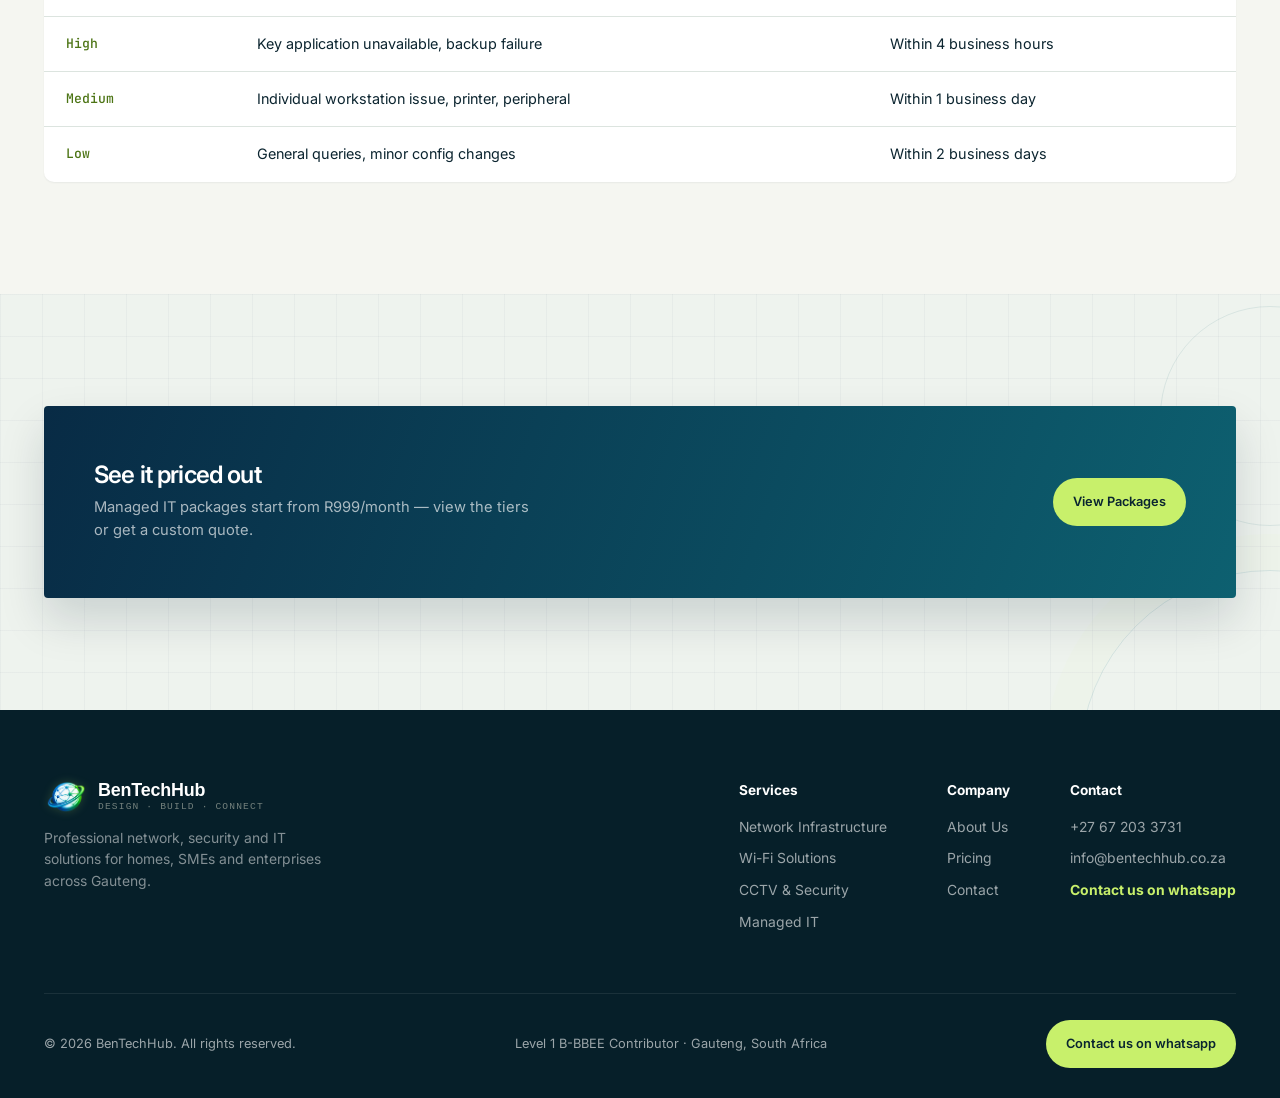
<file: managed-It.html>
<!DOCTYPE html>
<html lang="en">
<head>
<meta charset="UTF-8">
<meta name="viewport" content="width=device-width, initial-scale=1.0">
<title>Managed IT Services — 24/7 Support | BenTechHub</title>
<meta name="description" content="Remote support, network monitoring, backup & disaster recovery, and IT consulting — Managed IT services from BenTechHub.">
<link rel="preconnect" href="https://fonts.googleapis.com">
<link rel="preconnect" href="https://fonts.gstatic.com" crossorigin>
<link href="https://fonts.googleapis.com/css2?family=Space+Grotesk:wght@500;600;700&family=Inter:wght@400;500;600;700&family=JetBrains+Mono:wght@400;500&display=swap" rel="stylesheet">
<link rel="icon" type="image/svg+xml" href="Logo-Cfwf3AIi.svg"><link rel="stylesheet" href="styles.css"><link rel="stylesheet" href="enhancements.css">
</head>
<body class="hub-home interior-page">

<header id="siteHeader">
  <div class="nav-wrap container">
    <a href="index.html" class="brand">
      <svg class="brand-mark" viewBox="0 0 40 40" fill="none">
        <circle cx="20" cy="20" r="18" stroke="#2F9E44" stroke-width="2"/>
        <path d="M20 2c6 5 6 31 0 36M20 2c-6 5-6 31 0 36M2 20h36" stroke="#0D2A52" stroke-width="1.4"/>
      </svg>
      <span class="brand-text"><b>BenTechHub</b><span>Design · Build · Connect</span></span>
    </a>
    <nav class="links">
      <a href="index.html">Home</a>
      <a href="services.html">Services</a>
      <a href="managed-It.html" class="active">Managed IT</a>
      <a href="pricing.html">Pricing</a>
      <a href="about.html">About</a>
      <a href="contact.html">Contact</a>
    </nav>
    <div class="nav-cta">
      <div class="nav-phone">
        <svg viewBox="0 0 24 24" fill="none" stroke="currentColor" stroke-width="2"><path d="M22 16.9v3a2 2 0 0 1-2.2 2 19.8 19.8 0 0 1-8.6-3.1 19.5 19.5 0 0 1-6-6 19.8 19.8 0 0 1-3.1-8.7A2 2 0 0 1 4.1 2h3a2 2 0 0 1 2 1.7c.1 1 .3 2 .7 3a2 2 0 0 1-.4 2.1L8 10.3a16 16 0 0 0 6 6l1.5-1.5a2 2 0 0 1 2-.4c1 .3 2 .5 3 .7a2 2 0 0 1 1.5 2z"/></svg>
        +27 67 203 3731
      </div>
      <a href="contact.html" class="btn btn-primary">Get Free Assessment</a>
      <button type="button" class="burger" id="burger" aria-label="Open navigation menu" aria-expanded="false" aria-controls="mobilePanel">
        <svg width="18" height="18" viewBox="0 0 24 24" fill="none" stroke="currentColor" stroke-width="2"><path d="M3 6h18M3 12h18M3 18h18"/></svg>
      </button>
    </div>
  </div>
</header>

<nav class="mobile-panel" id="mobilePanel" aria-label="Mobile navigation">
  <a href="index.html">Home</a>
  <a href="services.html">Services</a>
  <a href="managed-It.html">Managed IT</a>
  <a href="pricing.html">Pricing</a>
  <a href="about.html">About</a>
  <a href="contact.html">Contact</a>
  <a href="contact.html" class="btn btn-primary">Get Free Assessment</a>
</nav>

<section class="page-hero">
  <div class="container">
    <div class="crumb"><a href="index.html">Home</a> / Managed IT</div>
    <span class="eyebrow">Always-On Support</span>
    <h1>Managed IT — powering your business, 24/7</h1>
    <p>Think of it as an IT department that never clocks off: monitoring, maintenance and support running quietly in the background, so small issues get fixed before they become downtime.</p>
  </div>
</section>

<section class="bg-cloud">
  <div class="container">
    <div class="managed-grid reveal" style="background:var(--line); border-radius:14px; box-shadow:var(--shadow-sm);">
      <div class="managed-item" style="background:#fff;">
        <svg viewBox="0 0 24 24" fill="none" stroke="#237A35" stroke-width="1.6"><path d="M3 18v-2a4 4 0 014-4h10a4 4 0 014 4v2"/><circle cx="12" cy="7" r="4"/></svg>
        <h4 style="color:var(--ink);">Remote Support</h4>
        <p style="color:var(--slate);">Fast, reliable assistance whenever you need it — no waiting for a site visit for issues that can be fixed remotely.</p>
      </div>
      <div class="managed-item" style="background:#fff;">
        <svg viewBox="0 0 24 24" fill="none" stroke="#237A35" stroke-width="1.6"><path d="M14.7 6.3a1 1 0 000 1.4l1.6 1.6a1 1 0 001.4 0l3.6-3.6a5 5 0 01-6.6 6.6L6.3 20.7a2 2 0 01-2.8-2.8L11.9 9.5a5 5 0 016.6-6.6l-3.6 3.6z"/></svg>
        <h4 style="color:var(--ink);">Preventative Maintenance</h4>
        <p style="color:var(--slate);">Proactive upkeep — patching, cleanup, and health checks — that reduces downtime and extends device life.</p>
      </div>
      <div class="managed-item" style="background:#fff;">
        <svg viewBox="0 0 24 24" fill="none" stroke="#237A35" stroke-width="1.6"><circle cx="12" cy="12" r="9"/><path d="M12 7v5l3 3"/></svg>
        <h4 style="color:var(--ink);">Network Monitoring</h4>
        <p style="color:var(--slate);">24/7 monitoring that catches issues early and keeps performance steady across every connected device.</p>
      </div>
      <div class="managed-item" style="background:#fff;">
        <svg viewBox="0 0 24 24" fill="none" stroke="#237A35" stroke-width="1.6"><path d="M6 19a4 4 0 010-8 5 5 0 019.6-1.5A4.5 4.5 0 0118 19H6z"/><path d="M12 12v5M9.5 14.5L12 12l2.5 2.5"/></svg>
        <h4 style="color:var(--ink);">Backup & Disaster Recovery</h4>
        <p style="color:var(--slate);">Secure, tested backups and a recovery plan — so a hardware failure or ransomware event doesn't cost you your data.</p>
      </div>
      <div class="managed-item" style="background:#fff;">
        <svg viewBox="0 0 24 24" fill="none" stroke="#237A35" stroke-width="1.6"><circle cx="9" cy="7" r="3"/><path d="M2 21v-1a5 5 0 015-5h4a5 5 0 015 5v1"/><path d="M17 8l1.5 1.5L22 6"/></svg>
        <h4 style="color:var(--ink);">IT Consulting & Advisory</h4>
        <p style="color:var(--slate);">Strategic guidance on budgets, upgrades and roadmaps to help your business scale without surprises.</p>
      </div>
      <div class="managed-item" style="background:#fff;">
        <svg viewBox="0 0 24 24" fill="none" stroke="#237A35" stroke-width="1.6"><path d="M12 2l8 4v6c0 5-3.5 8.5-8 10-4.5-1.5-8-5-8-10V6l8-4z"/><path d="M9 12l2 2 4-4"/></svg>
        <h4 style="color:var(--ink);">Security & Updates</h4>
        <p style="color:var(--slate);">Regular patching, software updates and threat protection kept current across your whole environment.</p>
      </div>
    </div>
  </div>
</section>

<section>
  <div class="container">
    <div class="section-head reveal">
      <span class="eyebrow">Response Times</span>
      <h2>What "always-on" actually means</h2>
      <p>Response targets by issue severity, so you know exactly what to expect before you sign up.</p>
    </div>
    <table class="sla-table reveal">
      <thead>
        <tr><th>Severity</th><th>Example</th><th>Response Time</th></tr>
      </thead>
      <tbody>
        <tr><td class="tag">Critical</td><td>Network down, server offline, security breach</td><td>Within 1 hour</td></tr>
        <tr><td class="tag">High</td><td>Key application unavailable, backup failure</td><td>Within 4 business hours</td></tr>
        <tr><td class="tag">Medium</td><td>Individual workstation issue, printer, peripheral</td><td>Within 1 business day</td></tr>
        <tr><td class="tag">Low</td><td>General queries, minor config changes</td><td>Within 2 business days</td></tr>
      </tbody>
    </table>
  </div>
</section>

<section class="bg-cloud">
  <div class="container">
    <div class="cta-banner reveal">
      <div>
        <h3>See it priced out</h3>
        <p>Managed IT packages start from R999/month — view the tiers or get a custom quote.</p>
      </div>
      <a href="pricing.html" class="btn btn-primary">View Packages</a>
    </div>
  </div>
</section>

<footer>
  <div class="container">
    <div class="footer-top">
      <div class="footer-brand">
        <div class="brand">
          <svg class="brand-mark" viewBox="0 0 40 40" fill="none">
            <circle cx="20" cy="20" r="18" stroke="#6FE3A0" stroke-width="2"/>
            <path d="M20 2c6 5 6 31 0 36M20 2c-6 5-6 31 0 36M2 20h36" stroke="#6FE3A0" stroke-width="1.2" opacity=".6"/>
          </svg>
          <span class="brand-text"><b style="color:#fff;">BenTechHub</b><span>Design · Build · Connect</span></span>
        </div>
        <p>Professional network, security and IT solutions for homes, SMEs and enterprises across Gauteng.</p>
      </div>
      <div class="footer-cols">
        <div class="footer-col">
          <b>Services</b>
          <ul>
            <li><a href="services.html#network">Network Infrastructure</a></li>
            <li><a href="services.html#wifi">Wi-Fi Solutions</a></li>
            <li><a href="services.html#cctv">CCTV & Security</a></li>
            <li><a href="managed-It.html">Managed IT</a></li>
          </ul>
        </div>
        <div class="footer-col">
          <b>Company</b>
          <ul>
            <li><a href="about.html">About Us</a></li>
            <li><a href="pricing.html">Pricing</a></li>
            <li><a href="contact.html">Contact</a></li>
          </ul>
        </div>
        <div class="footer-col">
          <b>Contact</b>
          <ul>
            <li><a href="tel:+27672033731">+27 67 203 3731</a></li>
            <li><a href="mailto:info@bentechhub.co.za">info@bentechhub.co.za</a></li>
          </ul>
        </div>
      </div>
    </div>
    <div class="footer-bottom">
      <span>© <span id="year"></span> BenTechHub. All rights reserved.</span>
      <span>Level 1 B-BBEE Contributor · Gauteng, South Africa</span>
    </div>
  </div>
</footer>

<script src="script.js"></script>
</body>
</html>
</file>
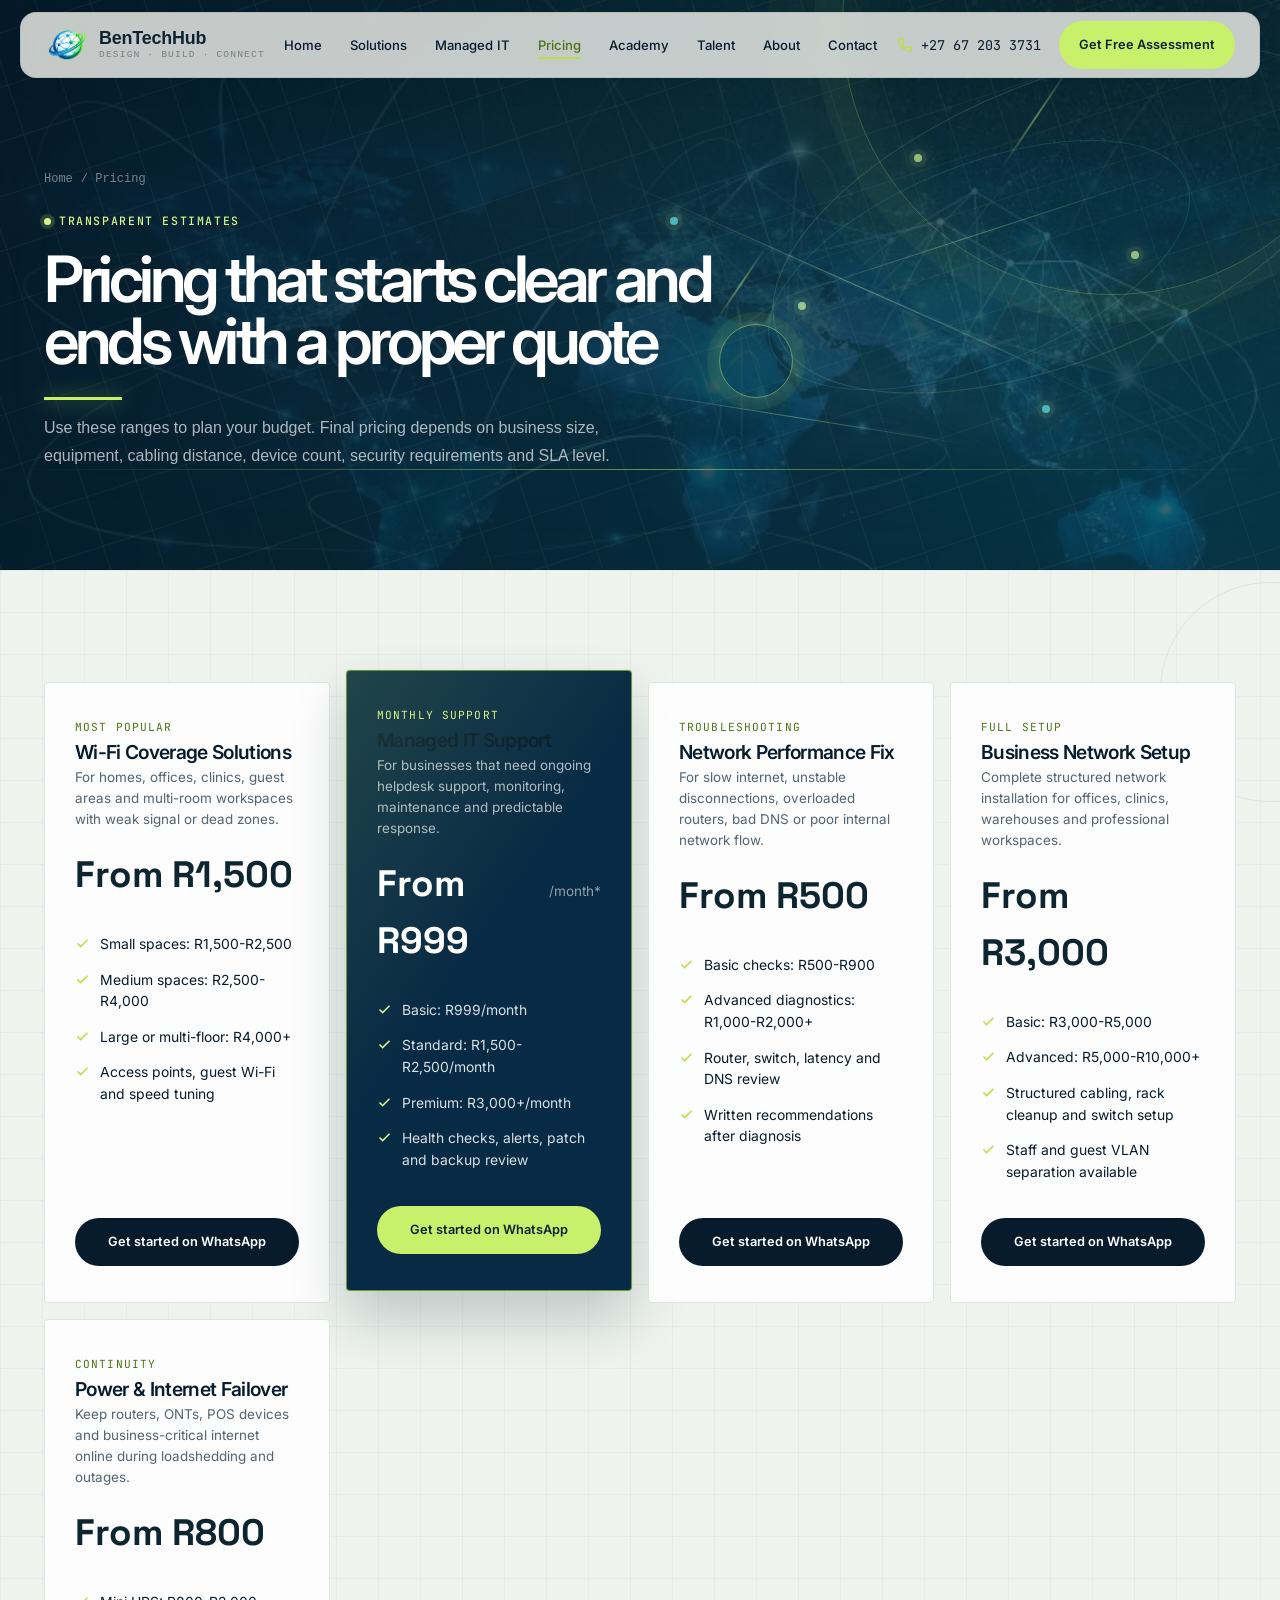
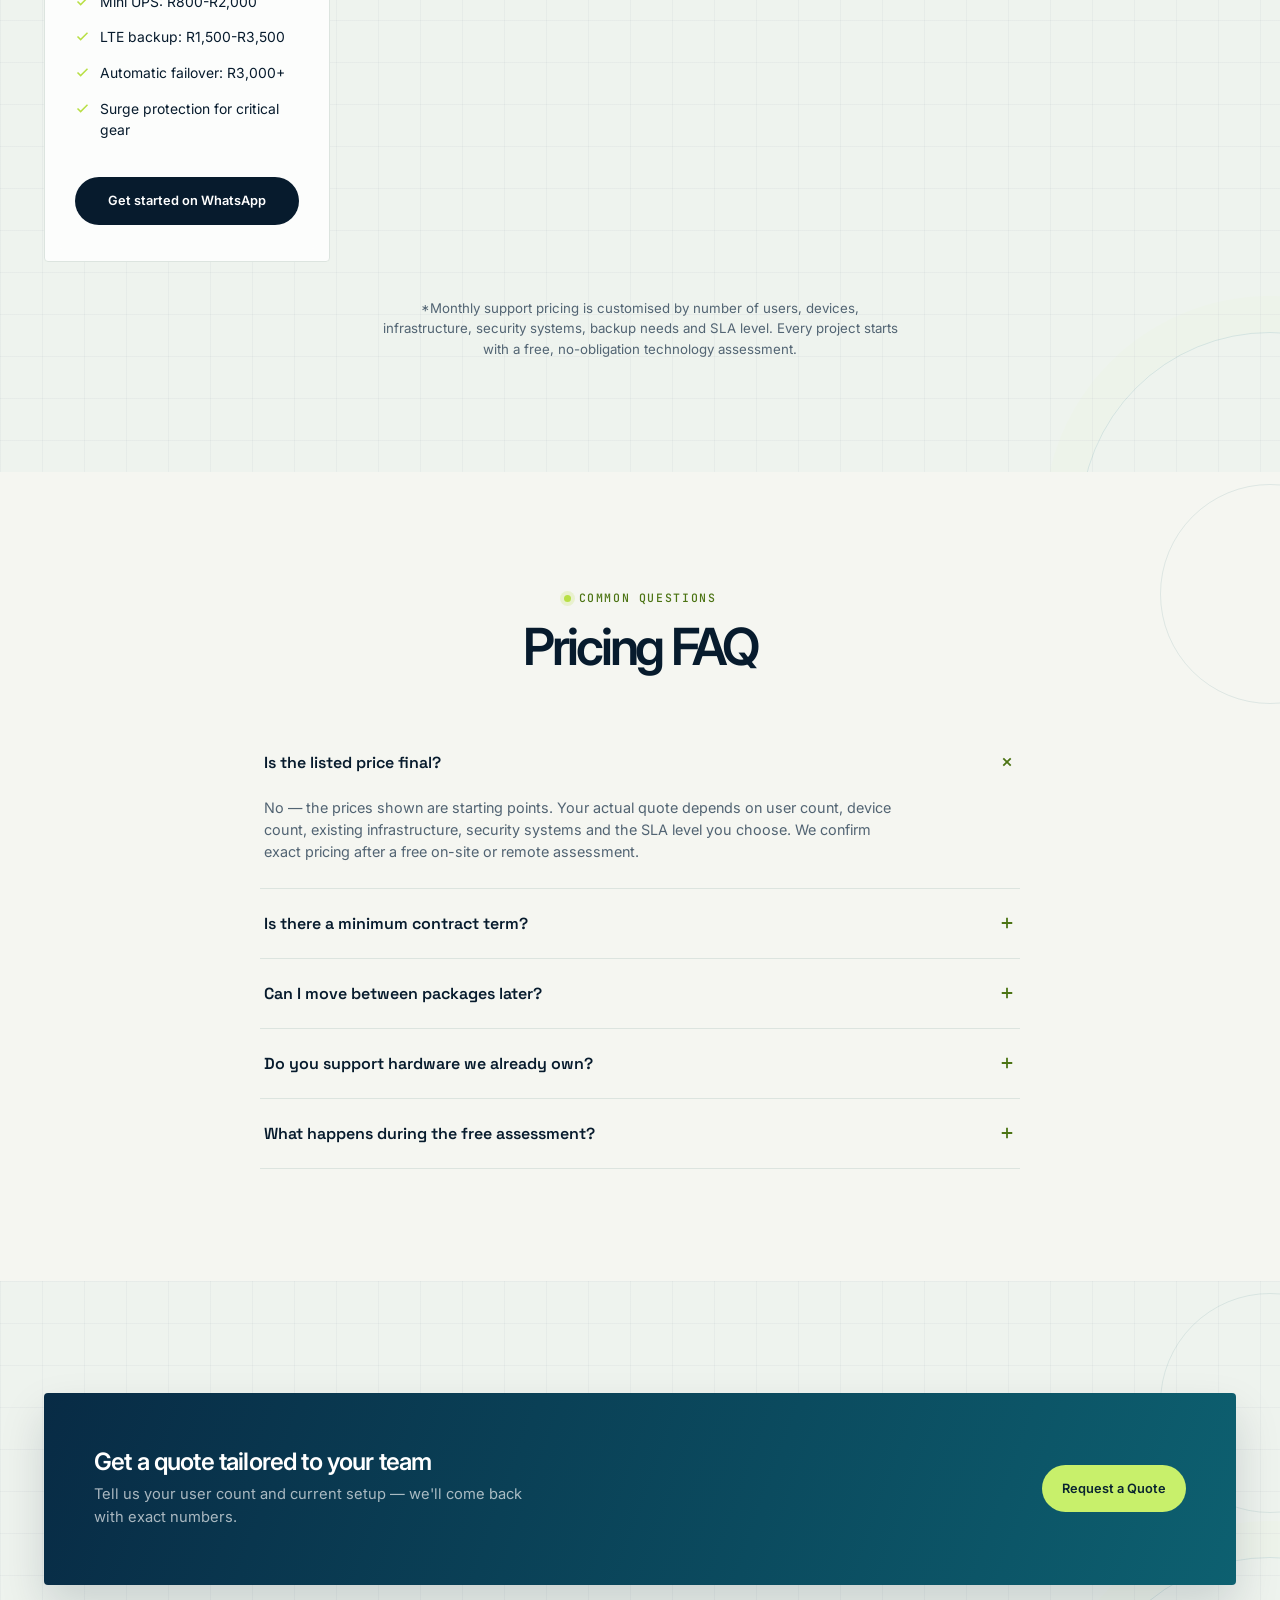
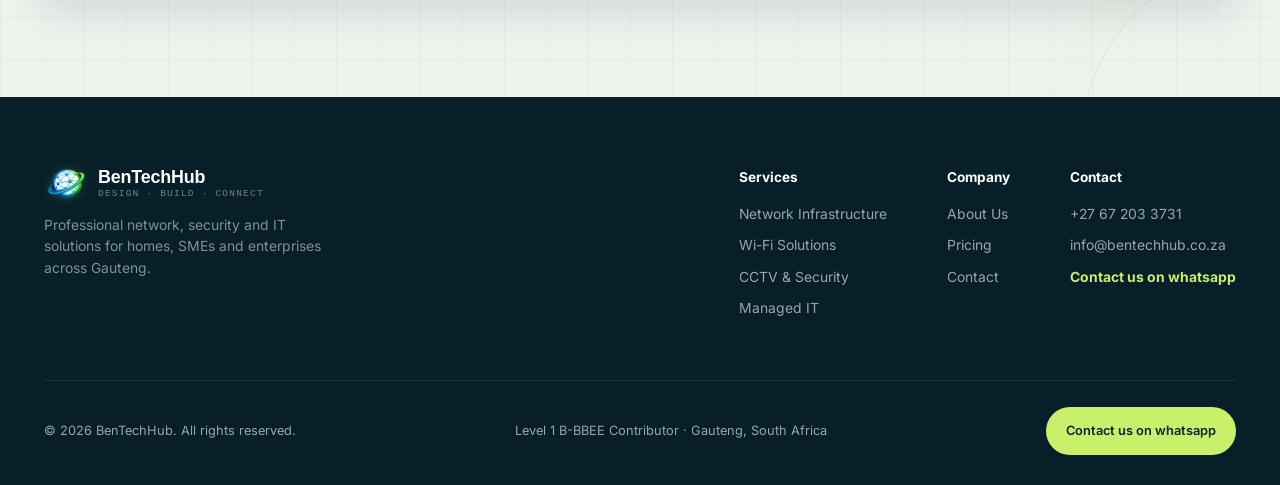
<file: pricing.html>
<!DOCTYPE html>
<html lang="en">
<head>
<meta charset="UTF-8">
<meta name="viewport" content="width=device-width, initial-scale=1.0">
<title>Pricing — Managed IT Packages | BenTechHub</title>
<meta name="description" content="Flexible, affordable managed IT packages for teams of any size. Economy, Business and Premium tiers.">
<link rel="preconnect" href="https://fonts.googleapis.com">
<link rel="preconnect" href="https://fonts.gstatic.com" crossorigin>
<link href="https://fonts.googleapis.com/css2?family=Space+Grotesk:wght@500;600;700&family=Inter:wght@400;500;600;700&family=JetBrains+Mono:wght@400;500&display=swap" rel="stylesheet">
<link rel="icon" type="image/svg+xml" href="Logo-Cfwf3AIi.svg"><link rel="stylesheet" href="styles.css"><link rel="stylesheet" href="enhancements.css">
</head>
<body class="hub-home interior-page">

<header id="siteHeader">
  <div class="nav-wrap container">
    <a href="index.html" class="brand">
      <svg class="brand-mark" viewBox="0 0 40 40" fill="none">
        <circle cx="20" cy="20" r="18" stroke="#2F9E44" stroke-width="2"/>
        <path d="M20 2c6 5 6 31 0 36M20 2c-6 5-6 31 0 36M2 20h36" stroke="#0D2A52" stroke-width="1.4"/>
      </svg>
      <span class="brand-text"><b>BenTechHub</b><span>Design · Build · Connect</span></span>
    </a>
    <nav class="links">
      <a href="index.html">Home</a>
      <a href="services.html">Services</a>
      <a href="managed-It.html">Managed IT</a>
      <a href="pricing.html" class="active">Pricing</a>
      <a href="about.html">About</a>
      <a href="contact.html">Contact</a>
    </nav>
    <div class="nav-cta">
      <div class="nav-phone">
        <svg viewBox="0 0 24 24" fill="none" stroke="currentColor" stroke-width="2"><path d="M22 16.9v3a2 2 0 0 1-2.2 2 19.8 19.8 0 0 1-8.6-3.1 19.5 19.5 0 0 1-6-6 19.8 19.8 0 0 1-3.1-8.7A2 2 0 0 1 4.1 2h3a2 2 0 0 1 2 1.7c.1 1 .3 2 .7 3a2 2 0 0 1-.4 2.1L8 10.3a16 16 0 0 0 6 6l1.5-1.5a2 2 0 0 1 2-.4c1 .3 2 .5 3 .7a2 2 0 0 1 1.5 2z"/></svg>
        +27 67 203 3731
      </div>
      <a href="contact.html" class="btn btn-primary">Get Free Assessment</a>
      <button type="button" class="burger" id="burger" aria-label="Open navigation menu" aria-expanded="false" aria-controls="mobilePanel">
        <svg width="18" height="18" viewBox="0 0 24 24" fill="none" stroke="currentColor" stroke-width="2"><path d="M3 6h18M3 12h18M3 18h18"/></svg>
      </button>
    </div>
  </div>
</header>

<nav class="mobile-panel" id="mobilePanel" aria-label="Mobile navigation">
  <a href="index.html">Home</a>
  <a href="services.html">Services</a>
  <a href="managed-It.html">Managed IT</a>
  <a href="pricing.html">Pricing</a>
  <a href="about.html">About</a>
  <a href="contact.html">Contact</a>
  <a href="contact.html" class="btn btn-primary">Get Free Assessment</a>
</nav>

<section class="page-hero">
  <div class="container">
    <div class="crumb"><a href="index.html">Home</a> / Pricing</div>
    <span class="eyebrow">Transparent Estimates</span>
    <h1>Pricing that starts clear and ends with a proper quote</h1>
    <p>Use these ranges to plan your budget. Final pricing depends on business size, equipment, cabling distance, device count, security requirements and SLA level.</p>
  </div>
</section>

<section class="bg-cloud">
  <div class="container">
    <div class="pricing-grid">
      <div class="price-card reveal">
        <span class="price-tag">Most Popular</span>
        <h3>Wi-Fi Coverage Solutions</h3>
        <p class="price-meta">For homes, offices, clinics, guest areas and multi-room workspaces with weak signal or dead zones.</p>
        <div class="price-amount"><b>From R1,500</b></div>
        <ul>
          <li><svg viewBox="0 0 24 24" fill="none" stroke="currentColor" stroke-width="2.4"><path d="M4 12l5 5L20 6"/></svg>Small spaces: R1,500-R2,500</li>
          <li><svg viewBox="0 0 24 24" fill="none" stroke="currentColor" stroke-width="2.4"><path d="M4 12l5 5L20 6"/></svg>Medium spaces: R2,500-R4,000</li>
          <li><svg viewBox="0 0 24 24" fill="none" stroke="currentColor" stroke-width="2.4"><path d="M4 12l5 5L20 6"/></svg>Large or multi-floor: R4,000+</li>
          <li><svg viewBox="0 0 24 24" fill="none" stroke="currentColor" stroke-width="2.4"><path d="M4 12l5 5L20 6"/></svg>Access points, guest Wi-Fi and speed tuning</li>
        </ul>
        <a href="https://wa.me/27672033731?text=Hi%20BenTechHub%2C%20I%20need%20Wi-Fi%20coverage%20pricing." class="btn btn-dark btn-block">Get started on WhatsApp</a>
      </div>

      <div class="price-card featured reveal">
        <span class="price-tag">Monthly Support</span>
        <h3>Managed IT Support</h3>
        <p class="price-meta">For businesses that need ongoing helpdesk support, monitoring, maintenance and predictable response.</p>
        <div class="price-amount"><b>From R999</b><span>/month*</span></div>
        <ul>
          <li><svg viewBox="0 0 24 24" fill="none" stroke="currentColor" stroke-width="2.4"><path d="M4 12l5 5L20 6"/></svg>Basic: R999/month</li>
          <li><svg viewBox="0 0 24 24" fill="none" stroke="currentColor" stroke-width="2.4"><path d="M4 12l5 5L20 6"/></svg>Standard: R1,500-R2,500/month</li>
          <li><svg viewBox="0 0 24 24" fill="none" stroke="currentColor" stroke-width="2.4"><path d="M4 12l5 5L20 6"/></svg>Premium: R3,000+/month</li>
          <li><svg viewBox="0 0 24 24" fill="none" stroke="currentColor" stroke-width="2.4"><path d="M4 12l5 5L20 6"/></svg>Health checks, alerts, patch and backup review</li>
        </ul>
        <a href="https://wa.me/27672033731?text=Hi%20BenTechHub%2C%20I%20need%20Managed%20IT%20support%20pricing." class="btn btn-primary btn-block">Get started on WhatsApp</a>
      </div>

      <div class="price-card reveal">
        <span class="price-tag">Troubleshooting</span>
        <h3>Network Performance Fix</h3>
        <p class="price-meta">For slow internet, unstable disconnections, overloaded routers, bad DNS or poor internal network flow.</p>
        <div class="price-amount"><b>From R500</b></div>
        <ul>
          <li><svg viewBox="0 0 24 24" fill="none" stroke="currentColor" stroke-width="2.4"><path d="M4 12l5 5L20 6"/></svg>Basic checks: R500-R900</li>
          <li><svg viewBox="0 0 24 24" fill="none" stroke="currentColor" stroke-width="2.4"><path d="M4 12l5 5L20 6"/></svg>Advanced diagnostics: R1,000-R2,000+</li>
          <li><svg viewBox="0 0 24 24" fill="none" stroke="currentColor" stroke-width="2.4"><path d="M4 12l5 5L20 6"/></svg>Router, switch, latency and DNS review</li>
          <li><svg viewBox="0 0 24 24" fill="none" stroke="currentColor" stroke-width="2.4"><path d="M4 12l5 5L20 6"/></svg>Written recommendations after diagnosis</li>
        </ul>
        <a href="https://wa.me/27672033731?text=Hi%20BenTechHub%2C%20I%20need%20help%20fixing%20network%20performance." class="btn btn-dark btn-block">Get started on WhatsApp</a>
      </div>

      <div class="price-card reveal">
        <span class="price-tag">Full Setup</span>
        <h3>Business Network Setup</h3>
        <p class="price-meta">Complete structured network installation for offices, clinics, warehouses and professional workspaces.</p>
        <div class="price-amount"><b>From R3,000</b></div>
        <ul>
          <li><svg viewBox="0 0 24 24" fill="none" stroke="currentColor" stroke-width="2.4"><path d="M4 12l5 5L20 6"/></svg>Basic: R3,000-R5,000</li>
          <li><svg viewBox="0 0 24 24" fill="none" stroke="currentColor" stroke-width="2.4"><path d="M4 12l5 5L20 6"/></svg>Advanced: R5,000-R10,000+</li>
          <li><svg viewBox="0 0 24 24" fill="none" stroke="currentColor" stroke-width="2.4"><path d="M4 12l5 5L20 6"/></svg>Structured cabling, rack cleanup and switch setup</li>
          <li><svg viewBox="0 0 24 24" fill="none" stroke="currentColor" stroke-width="2.4"><path d="M4 12l5 5L20 6"/></svg>Staff and guest VLAN separation available</li>
        </ul>
        <a href="https://wa.me/27672033731?text=Hi%20BenTechHub%2C%20I%20need%20a%20business%20network%20setup%20quote." class="btn btn-dark btn-block">Get started on WhatsApp</a>
      </div>

      <div class="price-card reveal">
        <span class="price-tag">Continuity</span>
        <h3>Power & Internet Failover</h3>
        <p class="price-meta">Keep routers, ONTs, POS devices and business-critical internet online during loadshedding and outages.</p>
        <div class="price-amount"><b>From R800</b></div>
        <ul>
          <li><svg viewBox="0 0 24 24" fill="none" stroke="currentColor" stroke-width="2.4"><path d="M4 12l5 5L20 6"/></svg>Mini UPS: R800-R2,000</li>
          <li><svg viewBox="0 0 24 24" fill="none" stroke="currentColor" stroke-width="2.4"><path d="M4 12l5 5L20 6"/></svg>LTE backup: R1,500-R3,500</li>
          <li><svg viewBox="0 0 24 24" fill="none" stroke="currentColor" stroke-width="2.4"><path d="M4 12l5 5L20 6"/></svg>Automatic failover: R3,000+</li>
          <li><svg viewBox="0 0 24 24" fill="none" stroke="currentColor" stroke-width="2.4"><path d="M4 12l5 5L20 6"/></svg>Surge protection for critical gear</li>
        </ul>
        <a href="https://wa.me/27672033731?text=Hi%20BenTechHub%2C%20I%20need%20power%20or%20internet%20failover%20pricing." class="btn btn-dark btn-block">Get started on WhatsApp</a>
      </div>
    </div>
    <p class="price-note reveal">*Monthly support pricing is customised by number of users, devices, infrastructure, security systems, backup needs and SLA level. Every project starts with a free, no-obligation technology assessment.</p>
  </div>
</section>

<section>
  <div class="container">
    <div class="section-head center reveal">
      <span class="eyebrow">Common Questions</span>
      <h2>Pricing FAQ</h2>
    </div>
    <div class="faq reveal">
      <div class="faq-item open">
        <button class="faq-q" aria-expanded="true">Is the listed price final?<svg viewBox="0 0 24 24" fill="none" stroke="currentColor" stroke-width="2.4"><path d="M12 5v14M5 12h14"/></svg></button>
        <div class="faq-a"><p>No — the prices shown are starting points. Your actual quote depends on user count, device count, existing infrastructure, security systems and the SLA level you choose. We confirm exact pricing after a free on-site or remote assessment.</p></div>
      </div>
      <div class="faq-item">
        <button class="faq-q" aria-expanded="false">Is there a minimum contract term?<svg viewBox="0 0 24 24" fill="none" stroke="currentColor" stroke-width="2.4"><path d="M12 5v14M5 12h14"/></svg></button>
        <div class="faq-a"><p>Terms are agreed per client based on scope — month-to-month and annual options are both available. We'll lay out the options clearly during your assessment, with no pressure to commit upfront.</p></div>
      </div>
      <div class="faq-item">
        <button class="faq-q" aria-expanded="false">Can I move between packages later?<svg viewBox="0 0 24 24" fill="none" stroke="currentColor" stroke-width="2.4"><path d="M12 5v14M5 12h14"/></svg></button>
        <div class="faq-a"><p>Yes. As your team grows past a tier's user range, we'll recommend the next package and adjust your SLA — you're never locked into a plan that no longer fits.</p></div>
      </div>
      <div class="faq-item">
        <button class="faq-q" aria-expanded="false">Do you support hardware we already own?<svg viewBox="0 0 24 24" fill="none" stroke="currentColor" stroke-width="2.4"><path d="M12 5v14M5 12h14"/></svg></button>
        <div class="faq-a"><p>In most cases, yes. We're vendor-neutral, so we work with your existing routers, switches, cameras and servers where they're fit for purpose, and only recommend replacements where it genuinely improves reliability or security.</p></div>
      </div>
      <div class="faq-item">
        <button class="faq-q" aria-expanded="false">What happens during the free assessment?<svg viewBox="0 0 24 24" fill="none" stroke="currentColor" stroke-width="2.4"><path d="M12 5v14M5 12h14"/></svg></button>
        <div class="faq-a"><p>We visit (or connect remotely), review your current network, security and IT setup, and come back with a written recommendation and quote — no obligation to proceed.</p></div>
      </div>
    </div>
  </div>
</section>

<section class="bg-cloud">
  <div class="container">
    <div class="cta-banner reveal">
      <div>
        <h3>Get a quote tailored to your team</h3>
        <p>Tell us your user count and current setup — we'll come back with exact numbers.</p>
      </div>
      <a href="contact.html" class="btn btn-primary">Request a Quote</a>
    </div>
  </div>
</section>

<footer>
  <div class="container">
    <div class="footer-top">
      <div class="footer-brand">
        <div class="brand">
          <svg class="brand-mark" viewBox="0 0 40 40" fill="none">
            <circle cx="20" cy="20" r="18" stroke="#6FE3A0" stroke-width="2"/>
            <path d="M20 2c6 5 6 31 0 36M20 2c-6 5-6 31 0 36M2 20h36" stroke="#6FE3A0" stroke-width="1.2" opacity=".6"/>
          </svg>
          <span class="brand-text"><b style="color:#fff;">BenTechHub</b><span>Design · Build · Connect</span></span>
        </div>
        <p>Professional network, security and IT solutions for homes, SMEs and enterprises across Gauteng.</p>
      </div>
      <div class="footer-cols">
        <div class="footer-col">
          <b>Services</b>
          <ul>
            <li><a href="services.html#network">Network Infrastructure</a></li>
            <li><a href="services.html#wifi">Wi-Fi Solutions</a></li>
            <li><a href="services.html#cctv">CCTV & Security</a></li>
            <li><a href="managed-It.html">Managed IT</a></li>
          </ul>
        </div>
        <div class="footer-col">
          <b>Company</b>
          <ul>
            <li><a href="about.html">About Us</a></li>
            <li><a href="pricing.html">Pricing</a></li>
            <li><a href="contact.html">Contact</a></li>
          </ul>
        </div>
        <div class="footer-col">
          <b>Contact</b>
          <ul>
            <li><a href="tel:+27672033731">+27 67 203 3731</a></li>
            <li><a href="mailto:info@bentechhub.co.za">info@bentechhub.co.za</a></li>
          </ul>
        </div>
      </div>
    </div>
    <div class="footer-bottom">
      <span>© <span id="year"></span> BenTechHub. All rights reserved.</span>
      <span>Level 1 B-BBEE Contributor · Gauteng, South Africa</span>
    </div>
  </div>
</footer>

<script src="script.js"></script>
</body>
</html>
</file>
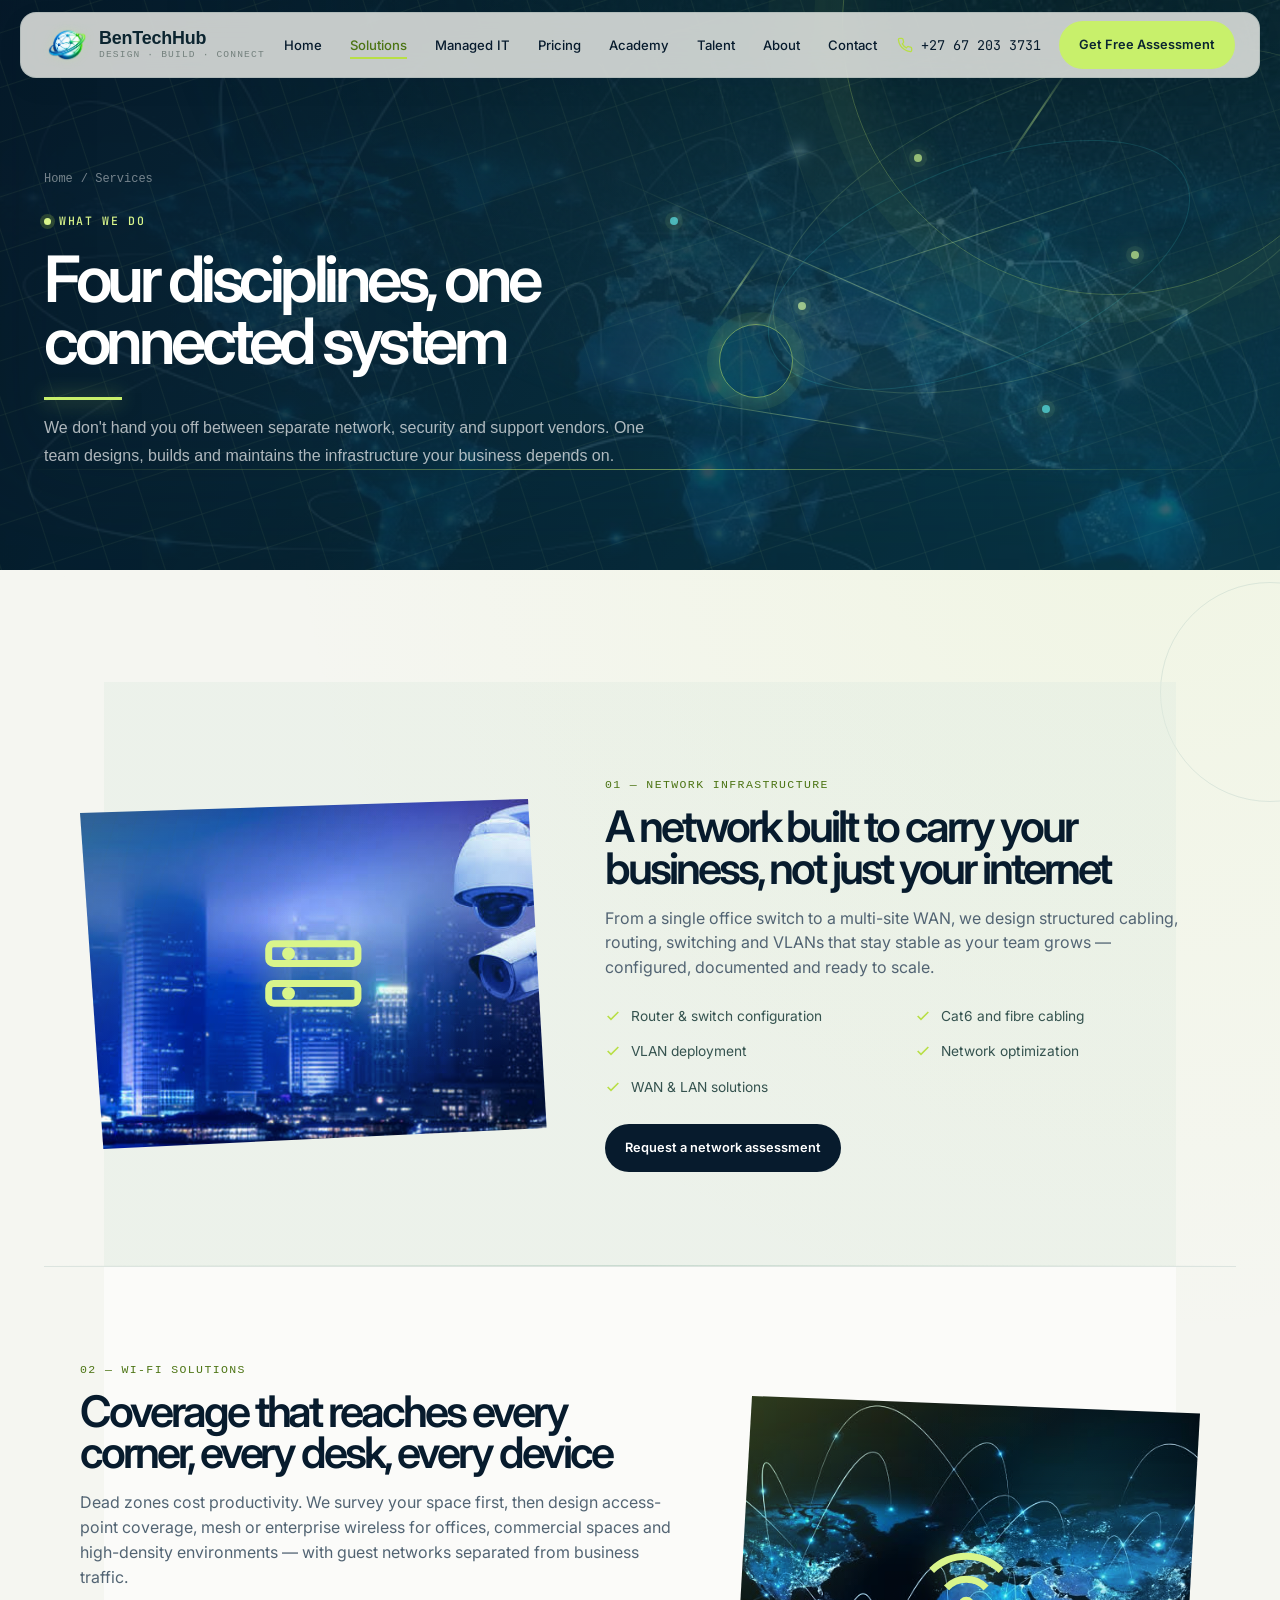
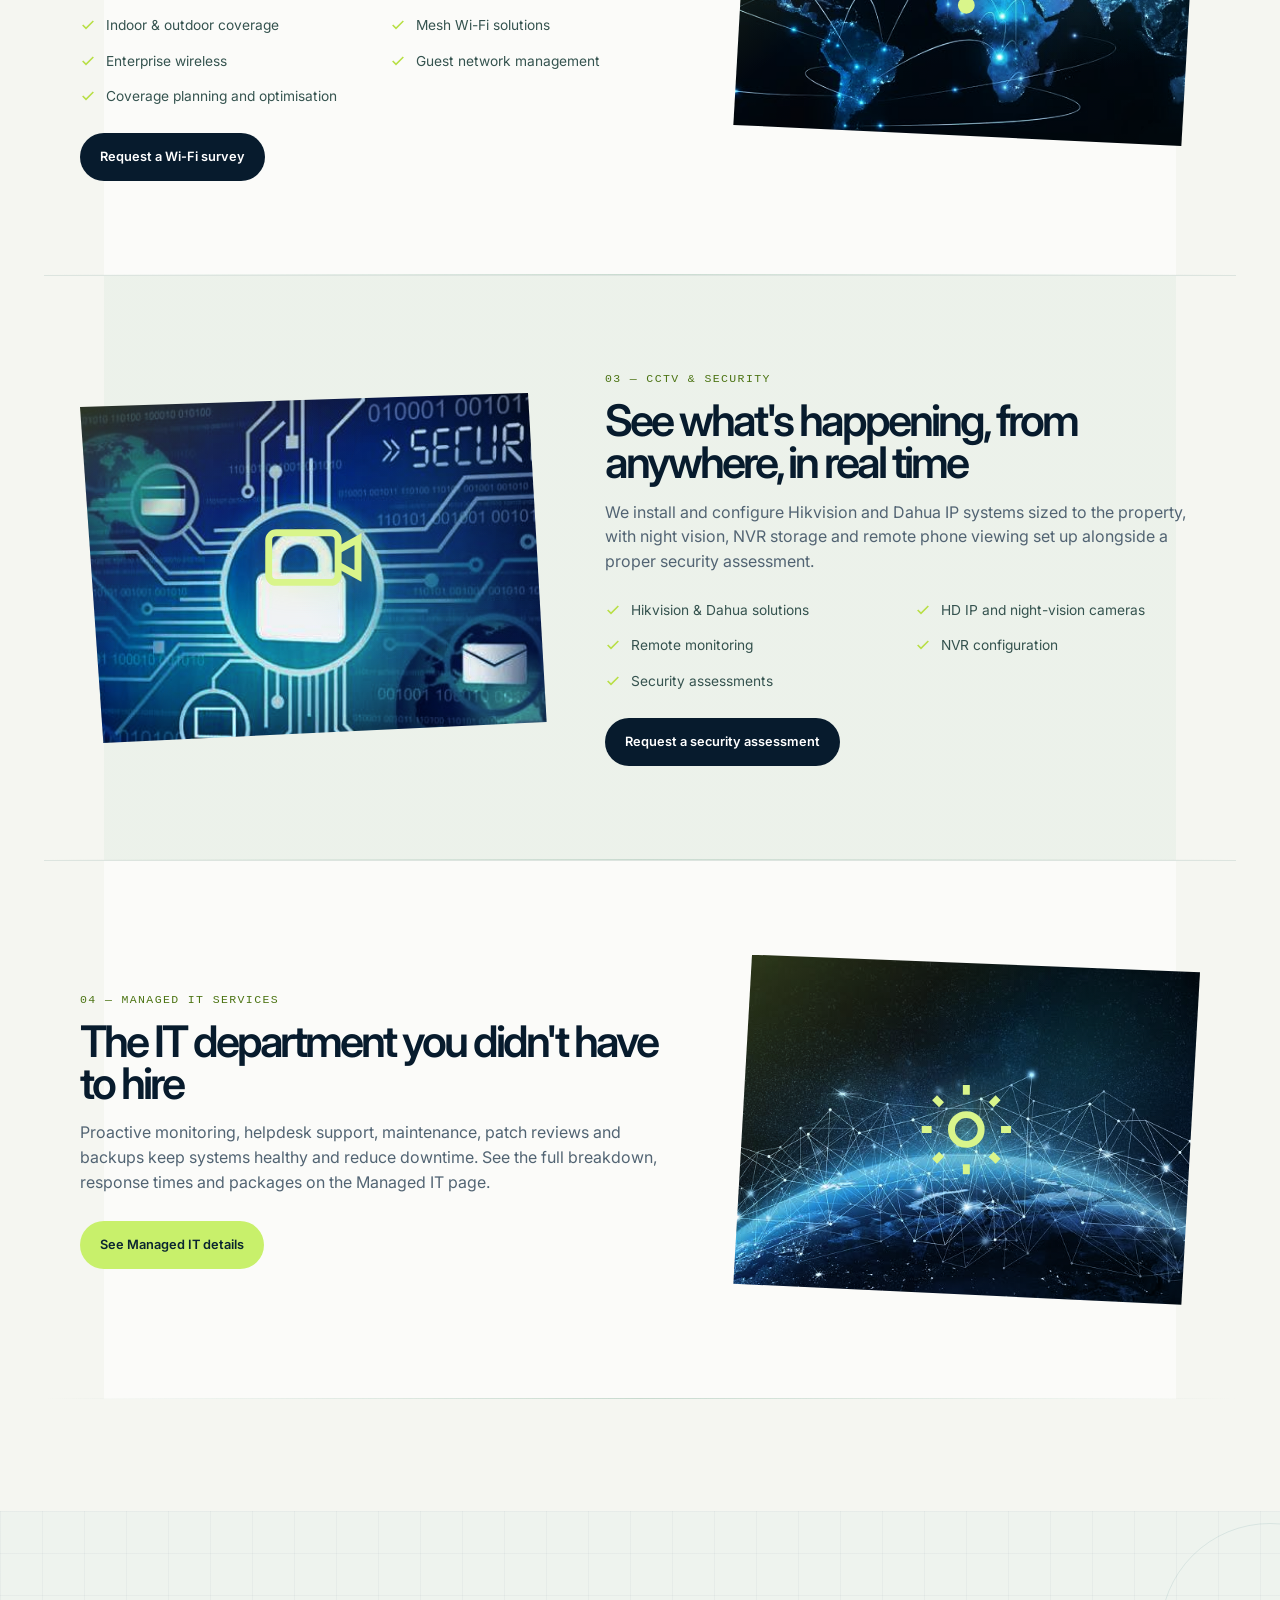
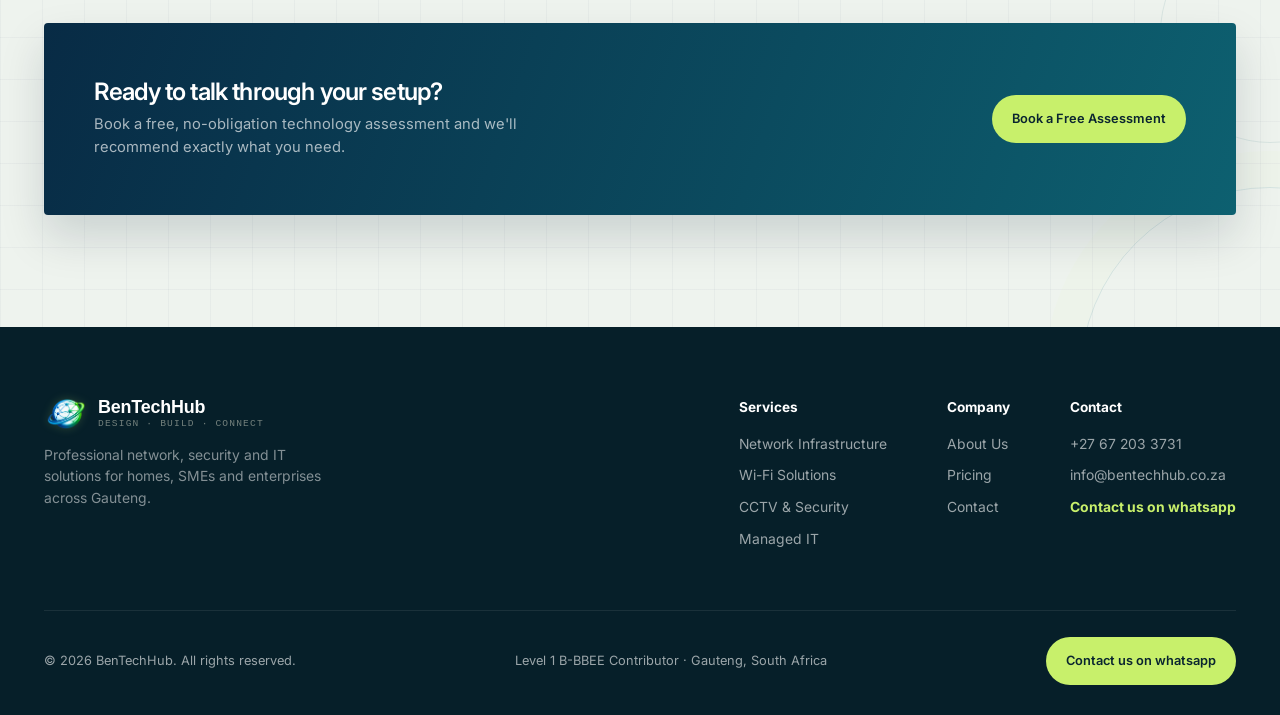
<file: services.html>
<!DOCTYPE html>
<html lang="en">
<head>
<meta charset="UTF-8">
<meta name="viewport" content="width=device-width, initial-scale=1.0">
<title>Services — Network, Wi-Fi, CCTV & Managed IT | BenTechHub</title>
<meta name="description" content="Network infrastructure, Wi-Fi solutions, CCTV & security, and Managed IT services for homes, SMEs and enterprises across Gauteng.">
<link rel="preconnect" href="https://fonts.googleapis.com">
<link rel="preconnect" href="https://fonts.gstatic.com" crossorigin>
<link href="https://fonts.googleapis.com/css2?family=Space+Grotesk:wght@500;600;700&family=Inter:wght@400;500;600;700&family=JetBrains+Mono:wght@400;500&display=swap" rel="stylesheet">
<link rel="icon" type="image/svg+xml" href="Logo-Cfwf3AIi.svg"><link rel="stylesheet" href="styles.css"><link rel="stylesheet" href="enhancements.css">
</head>
<body class="hub-home interior-page">

<header id="siteHeader">
  <div class="nav-wrap container">
    <a href="index.html" class="brand">
      <svg class="brand-mark" viewBox="0 0 40 40" fill="none">
        <circle cx="20" cy="20" r="18" stroke="#2F9E44" stroke-width="2"/>
        <path d="M20 2c6 5 6 31 0 36M20 2c-6 5-6 31 0 36M2 20h36" stroke="#0D2A52" stroke-width="1.4"/>
      </svg>
      <span class="brand-text"><b>BenTechHub</b><span>Design · Build · Connect</span></span>
    </a>
    <nav class="links">
      <a href="index.html">Home</a>
      <a href="services.html" class="active">Services</a>
      <a href="managed-It.html">Managed IT</a>
      <a href="pricing.html">Pricing</a>
      <a href="about.html">About</a>
      <a href="contact.html">Contact</a>
    </nav>
    <div class="nav-cta">
      <div class="nav-phone">
        <svg viewBox="0 0 24 24" fill="none" stroke="currentColor" stroke-width="2"><path d="M22 16.9v3a2 2 0 0 1-2.2 2 19.8 19.8 0 0 1-8.6-3.1 19.5 19.5 0 0 1-6-6 19.8 19.8 0 0 1-3.1-8.7A2 2 0 0 1 4.1 2h3a2 2 0 0 1 2 1.7c.1 1 .3 2 .7 3a2 2 0 0 1-.4 2.1L8 10.3a16 16 0 0 0 6 6l1.5-1.5a2 2 0 0 1 2-.4c1 .3 2 .5 3 .7a2 2 0 0 1 1.5 2z"/></svg>
        +27 67 203 3731
      </div>
      <a href="contact.html" class="btn btn-primary">Get Free Assessment</a>
      <button type="button" class="burger" id="burger" aria-label="Open navigation menu" aria-expanded="false" aria-controls="mobilePanel">
        <svg width="18" height="18" viewBox="0 0 24 24" fill="none" stroke="currentColor" stroke-width="2"><path d="M3 6h18M3 12h18M3 18h18"/></svg>
      </button>
    </div>
  </div>
</header>

<nav class="mobile-panel" id="mobilePanel" aria-label="Mobile navigation">
  <a href="index.html">Home</a>
  <a href="services.html">Services</a>
  <a href="managed-It.html">Managed IT</a>
  <a href="pricing.html">Pricing</a>
  <a href="about.html">About</a>
  <a href="contact.html">Contact</a>
  <a href="contact.html" class="btn btn-primary">Get Free Assessment</a>
</nav>

<section class="page-hero">
  <div class="container">
    <div class="crumb"><a href="index.html">Home</a> / Services</div>
    <span class="eyebrow">What We Do</span>
    <h1>Four disciplines, one connected system</h1>
    <p>We don't hand you off between separate network, security and support vendors. One team designs, builds and maintains the infrastructure your business depends on.</p>
  </div>
</section>

<section>
  <div class="container">

    <div class="service-block reveal" id="network">
      <div class="sb-visual">
        <svg viewBox="0 0 24 24" fill="none" stroke="currentColor" stroke-width="1.4"><rect x="3" y="6" width="18" height="4" rx="1"/><rect x="3" y="14" width="18" height="4" rx="1"/><circle cx="7" cy="8" r=".6" fill="currentColor"/><circle cx="7" cy="16" r=".6" fill="currentColor"/></svg>
      </div>
      <div>
        <span class="sb-tag">01 — Network Infrastructure</span>
        <h2>A network built to carry your business, not just your internet</h2>
        <p class="desc">From a single office switch to a multi-site WAN, we design structured cabling, routing, switching and VLANs that stay stable as your team grows — configured, documented and ready to scale.</p>
        <ul class="feature-list">
          <li><svg viewBox="0 0 24 24" fill="none" stroke="currentColor" stroke-width="2.4"><path d="M4 12l5 5L20 6"/></svg>Router & switch configuration</li>
          <li><svg viewBox="0 0 24 24" fill="none" stroke="currentColor" stroke-width="2.4"><path d="M4 12l5 5L20 6"/></svg>Cat6 and fibre cabling</li>
          <li><svg viewBox="0 0 24 24" fill="none" stroke="currentColor" stroke-width="2.4"><path d="M4 12l5 5L20 6"/></svg>VLAN deployment</li>
          <li><svg viewBox="0 0 24 24" fill="none" stroke="currentColor" stroke-width="2.4"><path d="M4 12l5 5L20 6"/></svg>Network optimization</li>
          <li><svg viewBox="0 0 24 24" fill="none" stroke="currentColor" stroke-width="2.4"><path d="M4 12l5 5L20 6"/></svg>WAN & LAN solutions</li>
        </ul>
        <a href="contact.html" class="btn btn-dark">Request a network assessment</a>
      </div>
    </div>

    <div class="service-block reverse reveal" id="wifi">
      <div class="sb-visual">
        <svg viewBox="0 0 24 24" fill="none" stroke="currentColor" stroke-width="1.4"><path d="M5 12a10 10 0 0114 0M8 15.5a5.5 5.5 0 018 0"/><circle cx="12" cy="19" r="1" fill="currentColor"/></svg>
      </div>
      <div>
        <span class="sb-tag">02 — Wi-Fi Solutions</span>
        <h2>Coverage that reaches every corner, every desk, every device</h2>
        <p class="desc">Dead zones cost productivity. We survey your space first, then design access-point coverage, mesh or enterprise wireless for offices, commercial spaces and high-density environments — with guest networks separated from business traffic.</p>
        <ul class="feature-list">
          <li><svg viewBox="0 0 24 24" fill="none" stroke="currentColor" stroke-width="2.4"><path d="M4 12l5 5L20 6"/></svg>Indoor & outdoor coverage</li>
          <li><svg viewBox="0 0 24 24" fill="none" stroke="currentColor" stroke-width="2.4"><path d="M4 12l5 5L20 6"/></svg>Mesh Wi-Fi solutions</li>
          <li><svg viewBox="0 0 24 24" fill="none" stroke="currentColor" stroke-width="2.4"><path d="M4 12l5 5L20 6"/></svg>Enterprise wireless</li>
          <li><svg viewBox="0 0 24 24" fill="none" stroke="currentColor" stroke-width="2.4"><path d="M4 12l5 5L20 6"/></svg>Guest network management</li>
          <li><svg viewBox="0 0 24 24" fill="none" stroke="currentColor" stroke-width="2.4"><path d="M4 12l5 5L20 6"/></svg>Coverage planning and optimisation</li>
        </ul>
        <a href="contact.html" class="btn btn-dark">Request a Wi-Fi survey</a>
      </div>
    </div>

    <div class="service-block reveal" id="cctv">
      <div class="sb-visual">
        <svg viewBox="0 0 24 24" fill="none" stroke="currentColor" stroke-width="1.4"><rect x="3" y="5" width="14" height="10" rx="1.5"/><path d="M17 8.5l4-2.2v7.4l-4-2.2"/></svg>
      </div>
      <div>
        <span class="sb-tag">03 — CCTV & Security</span>
        <h2>See what's happening, from anywhere, in real time</h2>
        <p class="desc">We install and configure Hikvision and Dahua IP systems sized to the property, with night vision, NVR storage and remote phone viewing set up alongside a proper security assessment.</p>
        <ul class="feature-list">
          <li><svg viewBox="0 0 24 24" fill="none" stroke="currentColor" stroke-width="2.4"><path d="M4 12l5 5L20 6"/></svg>Hikvision & Dahua solutions</li>
          <li><svg viewBox="0 0 24 24" fill="none" stroke="currentColor" stroke-width="2.4"><path d="M4 12l5 5L20 6"/></svg>HD IP and night-vision cameras</li>
          <li><svg viewBox="0 0 24 24" fill="none" stroke="currentColor" stroke-width="2.4"><path d="M4 12l5 5L20 6"/></svg>Remote monitoring</li>
          <li><svg viewBox="0 0 24 24" fill="none" stroke="currentColor" stroke-width="2.4"><path d="M4 12l5 5L20 6"/></svg>NVR configuration</li>
          <li><svg viewBox="0 0 24 24" fill="none" stroke="currentColor" stroke-width="2.4"><path d="M4 12l5 5L20 6"/></svg>Security assessments</li>
        </ul>
        <a href="contact.html" class="btn btn-dark">Request a security assessment</a>
      </div>
    </div>

    <div class="service-block reverse reveal" id="managed">
      <div class="sb-visual">
        <svg viewBox="0 0 24 24" fill="none" stroke="currentColor" stroke-width="1.4"><circle cx="12" cy="12" r="3"/><path d="M12 3v2M12 19v2M3 12h2M19 12h2M5.6 5.6l1.4 1.4M17 17l1.4 1.4M18.4 5.6L17 7M7 17l-1.4 1.4"/></svg>
      </div>
      <div>
        <span class="sb-tag">04 — Managed IT Services</span>
        <h2>The IT department you didn't have to hire</h2>
        <p class="desc">Proactive monitoring, helpdesk support, maintenance, patch reviews and backups keep systems healthy and reduce downtime. See the full breakdown, response times and packages on the Managed IT page.</p>
        <a href="managed-It.html" class="btn btn-primary">See Managed IT details</a>
      </div>
    </div>

  </div>
</section>

<section class="bg-cloud">
  <div class="container">
    <div class="cta-banner reveal">
      <div>
        <h3>Ready to talk through your setup?</h3>
        <p>Book a free, no-obligation technology assessment and we'll recommend exactly what you need.</p>
      </div>
      <a href="contact.html" class="btn btn-primary">Book a Free Assessment</a>
    </div>
  </div>
</section>

<footer>
  <div class="container">
    <div class="footer-top">
      <div class="footer-brand">
        <div class="brand">
          <svg class="brand-mark" viewBox="0 0 40 40" fill="none">
            <circle cx="20" cy="20" r="18" stroke="#6FE3A0" stroke-width="2"/>
            <path d="M20 2c6 5 6 31 0 36M20 2c-6 5-6 31 0 36M2 20h36" stroke="#6FE3A0" stroke-width="1.2" opacity=".6"/>
          </svg>
          <span class="brand-text"><b style="color:#fff;">BenTechHub</b><span>Design · Build · Connect</span></span>
        </div>
        <p>Professional network, security and IT solutions for homes, SMEs and enterprises across Gauteng.</p>
      </div>
      <div class="footer-cols">
        <div class="footer-col">
          <b>Services</b>
          <ul>
            <li><a href="services.html#network">Network Infrastructure</a></li>
            <li><a href="services.html#wifi">Wi-Fi Solutions</a></li>
            <li><a href="services.html#cctv">CCTV & Security</a></li>
            <li><a href="managed-It.html">Managed IT</a></li>
          </ul>
        </div>
        <div class="footer-col">
          <b>Company</b>
          <ul>
            <li><a href="about.html">About Us</a></li>
            <li><a href="pricing.html">Pricing</a></li>
            <li><a href="contact.html">Contact</a></li>
          </ul>
        </div>
        <div class="footer-col">
          <b>Contact</b>
          <ul>
            <li><a href="tel:+27672033731">+27 67 203 3731</a></li>
            <li><a href="mailto:info@bentechhub.co.za">info@bentechhub.co.za</a></li>
          </ul>
        </div>
      </div>
    </div>
    <div class="footer-bottom">
      <span>© <span id="year"></span> BenTechHub. All rights reserved.</span>
      <span>Level 1 B-BBEE Contributor · Gauteng, South Africa</span>
    </div>
  </div>
</footer>

<script src="script.js"></script>
</body>
</html>
</file>
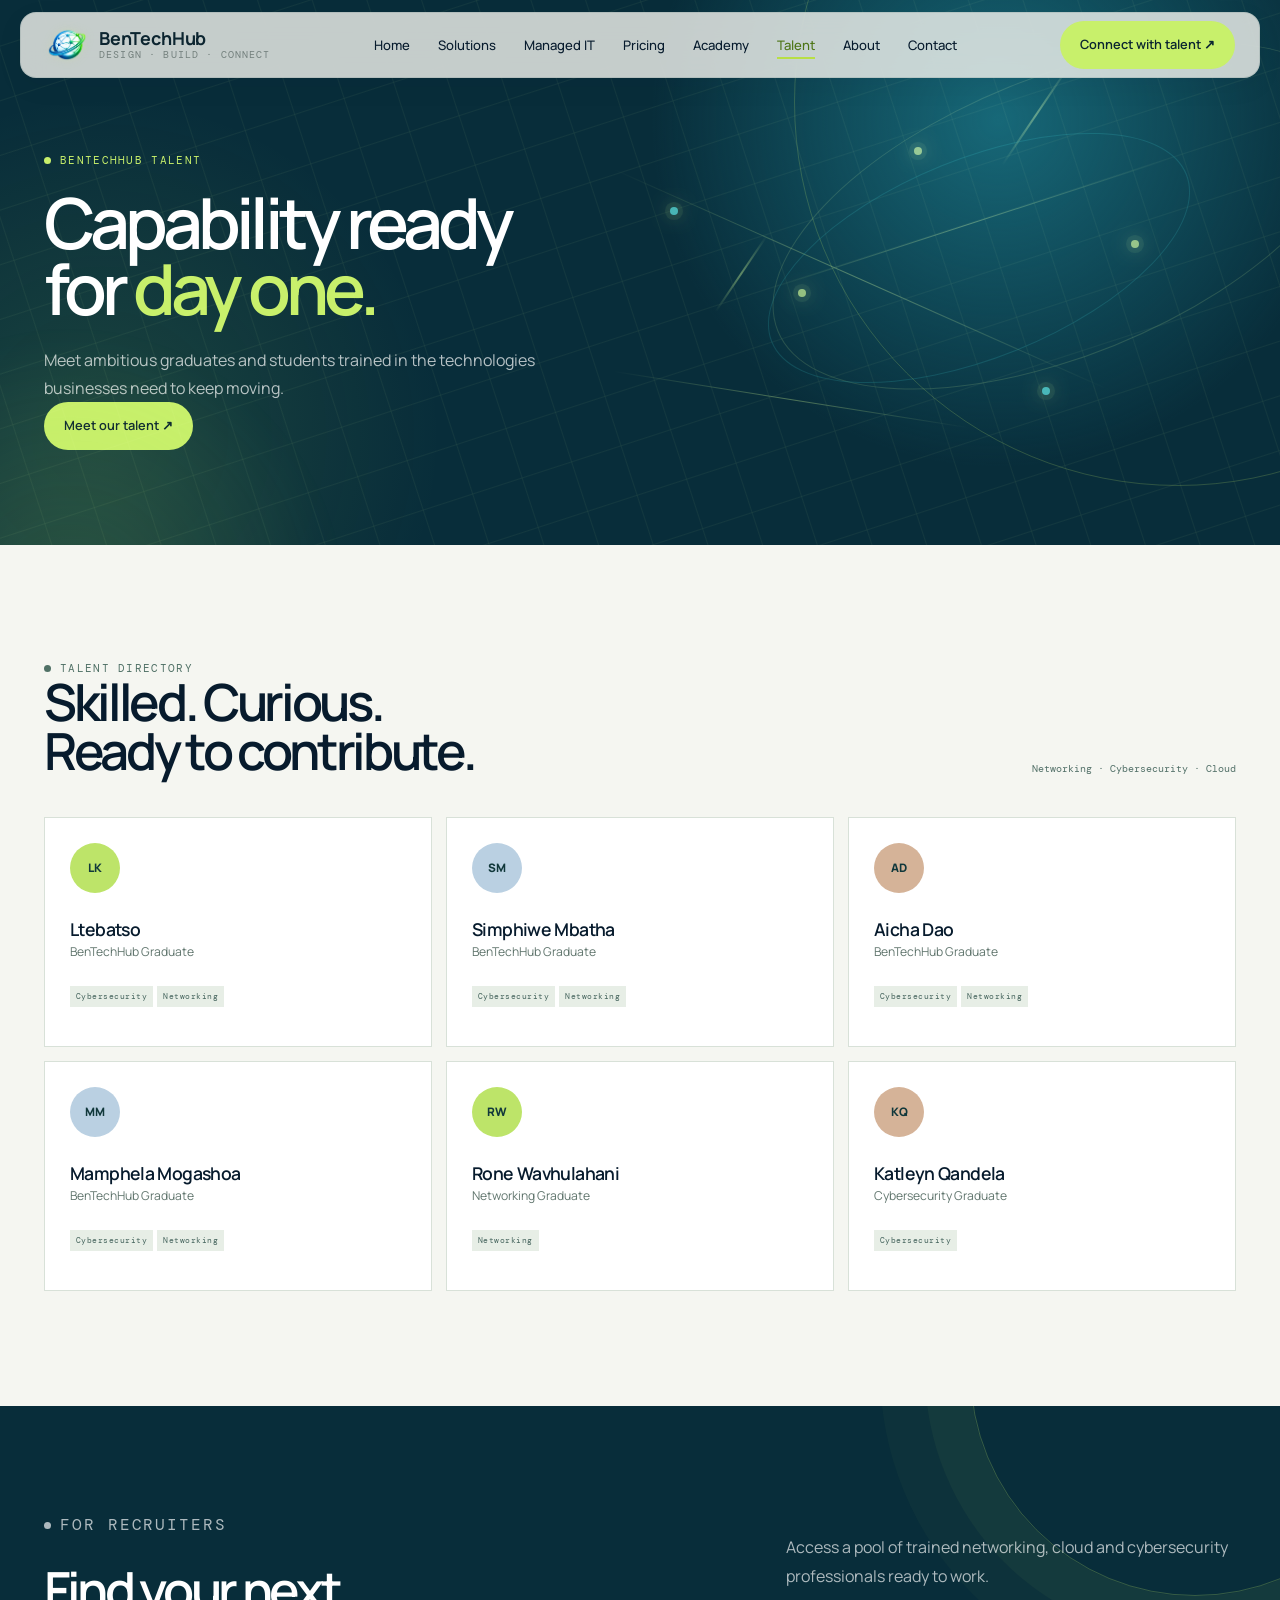
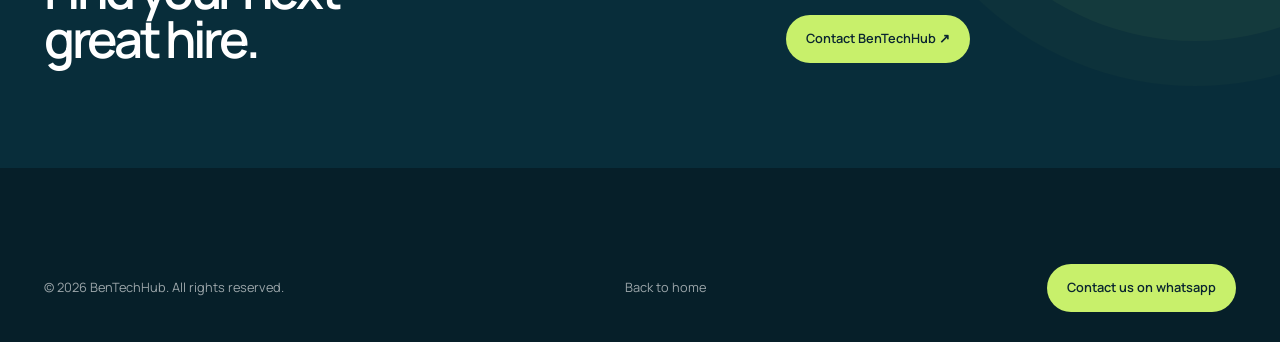
<file: talent.html>
<!doctype html><html lang="en"><head><meta charset="utf-8"><meta name="viewport" content="width=device-width,initial-scale=1"><title>BenTechHub Talent Network</title><link rel="preconnect" href="https://fonts.googleapis.com"><link rel="preconnect" href="https://fonts.gstatic.com" crossorigin><link href="https://fonts.googleapis.com/css2?family=DM+Mono:wght@400;500&family=Manrope:wght@400;500;600;700;800&display=swap" rel="stylesheet"><link rel="stylesheet" href="styles.css"></head><body class="hub-home talent-page"><header id="siteHeader"><div class="nav-wrap container"><a class="brand hub-brand" href="index.html"><img src="images.png" alt="" class="hub-logo"><span class="brand-text"><b>BenTechHub</b><span>Design · Build · Connect</span></span></a><nav class="links"><a href="index.html">Home</a><a href="services.html">Solutions</a><a href="academy.html">Academy</a><a class="active" href="talent.html">Talent</a><a href="about.html">About</a></nav><div class="nav-cta"><a class="btn btn-primary" href="contact.html">Connect with talent ↗</a><button class="burger" id="burger" aria-label="Open navigation menu"><svg viewBox="0 0 24 24" fill="none" stroke="currentColor" stroke-width="2"><path d="M3 6h18M3 12h18M3 18h18"/></svg></button></div></div></header><main><section class="hub-hero talent-hero"><div class="container"><p class="hub-kicker"><i></i>BenTechHub Talent</p><h1>Capability ready<br>for <em>day one.</em></h1><p class="hub-intro">Meet ambitious graduates and students trained in the technologies businesses need to keep moving.</p><a href="contact.html" class="btn btn-primary">Meet our talent ↗</a></div></section><section class="talent-directory"><div class="container"><div class="hub-section-heading"><div><p class="hub-kicker dark"><i></i>Talent directory</p><h2>Skilled. Curious.<br>Ready to contribute.</h2></div><p>Networking · Cybersecurity · Cloud</p></div><div class="talent-grid"><article><i>LK</i><h3>Ltebatso</h3><p>BenTechHub Graduate</p><span>Cybersecurity</span><span>Networking</span></article><article><i>SM</i><h3>Simphiwe Mbatha</h3><p>BenTechHub Graduate</p><span>Cybersecurity</span><span>Networking</span></article><article><i>AD</i><h3>Aicha Dao</h3><p>BenTechHub Graduate</p><span>Cybersecurity</span><span>Networking</span></article><article><i>MM</i><h3>Mamphela Mogashoa</h3><p>BenTechHub Graduate</p><span>Cybersecurity</span><span>Networking</span></article><article><i>RW</i><h3>Rone Wavhulahani</h3><p>Networking Graduate</p><span>Networking</span></article><article><i>KQ</i><h3>Katleyn Qandela</h3><p>Cybersecurity Graduate</p><span>Cybersecurity</span></article></div></div></section><section class="hub-cta"><div class="container"><div><p class="hub-kicker"><i></i>For recruiters</p><h2>Find your next<br>great hire.</h2></div><div><p>Access a pool of trained networking, cloud and cybersecurity professionals ready to work.</p><a class="btn btn-primary" href="mailto:info@bentechhub.co.za?subject=Talent%20enquiry">Contact BenTechHub ↗</a></div></div></section></main><footer><div class="container"><div class="footer-bottom"><span>© <span id="year"></span> BenTechHub. All rights reserved.</span><a href="index.html">Back to home</a></div></div></footer><script src="script.js"></script></body></html>
</file>
<file: styles.css>
:root{
  --ink:#0A1B33;
  --navy-deep:#0D2A52;
  --navy-mid:#123A6E;
  --green:#2F9E44;
  --green-dark:#237A35;
  --mint:#6FE3A0;
  --cloud:#F6F8FB;
  --white:#FFFFFF;
  --slate:#5B6B84;
  --line:#E4E8F0;
  --line-strong:#D5DDE9;
  --surface:#FFFFFF;
  --shadow-sm: 0 1px 2px rgba(10,27,51,.06);
  --shadow-md: 0 8px 24px rgba(10,27,51,.10);
  --shadow-lg: 0 24px 60px rgba(10,27,51,.16);
  --radius: 14px;
  --ease: cubic-bezier(.22,.61,.36,1);
}

*,*::before,*::after{ box-sizing:border-box; margin:0; padding:0; }
html{ scroll-behavior:smooth; }
@media (prefers-reduced-motion: reduce){
  html{ scroll-behavior:auto; }
  *,*::before,*::after{ animation-duration:.001ms !important; animation-iteration-count:1 !important; transition-duration:.001ms !important; scroll-behavior:auto !important; }
}

body{
  font-family:'Inter',sans-serif;
  color:var(--ink);
  background:linear-gradient(180deg, #fff 0%, #fbfcfe 100%);
  line-height:1.55;
  -webkit-font-smoothing:antialiased;
}

/* Global focus styles for keyboard navigation */
a:focus, button:focus, input:focus, select:focus, textarea:focus, [tabindex]:focus{
  outline:2px solid var(--green);
  outline-offset:2px;
}

h1,h2,h3,h4{ font-family:'Space Grotesk',sans-serif; font-weight:600; line-height:1.1; letter-spacing:-.01em; color:var(--ink); }
a{ color:inherit; text-decoration:none; }
ul{ list-style:none; }
img,svg{ display:block; max-width:100%; }
button,input,textarea,select{ font-family:inherit; font-size:inherit; }

.container{ max-width:1180px; margin:0 auto; padding:0 24px; }
.eyebrow{
  font-family:'JetBrains Mono',monospace;
  font-size:.72rem;
  letter-spacing:.14em;
  text-transform:uppercase;
  color:var(--green-dark);
  font-weight:500;
  display:inline-flex;
  align-items:center;
  gap:8px;
}
.eyebrow::before{
  content:'';
  width:7px; height:7px; border-radius:50%;
  background:var(--green);
  box-shadow:0 0 0 4px rgba(47,158,68,.15);
}

.btn{
  display:inline-flex; align-items:center; justify-content:center; gap:8px;
  padding:14px 26px;
  border-radius:8px;
  font-weight:600;
  font-size:.94rem;
  border:1px solid transparent;
  cursor:pointer;
  transition:transform .25s var(--ease), box-shadow .25s var(--ease), background .25s var(--ease), border-color .25s var(--ease);
  white-space:nowrap;
}
.btn-primary{ background:var(--green); color:#fff; box-shadow:0 6px 18px rgba(47,158,68,.28); }
.btn-primary:hover{ background:var(--green-dark); transform:translateY(-2px); box-shadow:0 10px 24px rgba(47,158,68,.34); }
.btn-ghost{ background:transparent; border-color:rgba(255,255,255,.28); color:#fff; }
.btn-ghost:hover{ border-color:rgba(255,255,255,.6); background:rgba(255,255,255,.06); }
.btn-dark{ background:var(--ink); color:#fff; }
.btn-dark:hover{ background:#000; transform:translateY(-2px); }
.btn:active{ transform:translateY(0); }
.btn:disabled{ cursor:wait; opacity:.68; transform:none; box-shadow:none; }
.btn-block{ width:100%; }

/* ---------- reveal on scroll ---------- */
.reveal{ opacity:0; transform:translateY(22px); transition:opacity .7s var(--ease), transform .7s var(--ease); }
.reveal.in{ opacity:1; transform:none; }

/* ---------- header ---------- */
header{
  position:fixed; top:0; left:0; right:0; z-index:100;
  background:rgba(255,255,255,.7);
  backdrop-filter:blur(14px);
  -webkit-backdrop-filter:blur(14px);
  border-bottom:1px solid transparent;
  transition:border-color .3s var(--ease), background .3s var(--ease);
}
header.scrolled{ border-color:var(--line); background:rgba(255,255,255,.94); box-shadow:0 8px 24px rgba(10,27,51,.06); }
.nav-wrap{ display:flex; align-items:center; justify-content:space-between; min-height:72px; padding:14px 24px; }
.brand{ display:flex; align-items:center; gap:10px; }
.brand-mark{ width:34px; height:34px; flex-shrink:0; }
.brand-text{ display:flex; flex-direction:column; line-height:1; }
.brand-text b{ font-family:'Space Grotesk',sans-serif; font-size:1.06rem; font-weight:700; letter-spacing:-.01em; }
.brand-text span{ font-family:'JetBrains Mono',monospace; font-size:.6rem; letter-spacing:.12em; color:var(--slate); text-transform:uppercase; margin-top:2px; }

nav.links{ display:flex; align-items:center; gap:34px; }
nav.links a{ font-size:.92rem; font-weight:500; color:var(--ink); position:relative; padding:4px 0; }
nav.links a::after{
  content:''; position:absolute; left:0; bottom:0; width:0; height:2px; background:var(--green);
  transition:width .3s var(--ease);
}
nav.links a:hover::after, nav.links a.active::after{ width:100%; }
nav.links a.active{ color:var(--green-dark); }

.nav-cta{ display:flex; align-items:center; gap:18px; }
.nav-phone{ display:flex; align-items:center; gap:8px; font-family:'JetBrains Mono',monospace; font-size:.84rem; color:var(--ink); }
.nav-phone svg{ width:16px; height:16px; color:var(--green); }
.burger{ display:none; width:38px; height:38px; align-items:center; justify-content:center; background:none; border:1px solid var(--line); border-radius:8px; cursor:pointer; }

.mobile-panel{
  display:flex; position:fixed; inset:0; z-index:99; background:var(--white);
  padding:96px 24px 40px; flex-direction:column; gap:6px;
  box-shadow:0 20px 60px rgba(10,27,51,.16);
}
.js .mobile-panel{ display:none; }
.js .mobile-panel.open{
  display:flex;
  overflow-y:auto;
}
.mobile-panel a{ padding:16px 4px; border-bottom:1px solid var(--line); font-size:1.05rem; font-weight:500; }
.mobile-panel .btn{ margin-top:20px; }

@media (max-width:920px){
  nav.links{ display:none; }
  .nav-phone{ display:none; }
  .burger{ display:flex; }
}

/* ---------- hero (home only) ---------- */
.hero{
  position:relative;
  padding:170px 0 100px;
  background:radial-gradient(ellipse at 75% 20%, var(--navy-mid) 0%, var(--navy-deep) 46%, var(--ink) 100%);
  color:#fff;
  overflow:hidden;
}
.hero::before{
  content:'';
  position:absolute; inset:0;
  background-image:
    linear-gradient(rgba(255,255,255,.045) 1px, transparent 1px),
    linear-gradient(90deg, rgba(255,255,255,.045) 1px, transparent 1px);
  background-size:56px 56px;
  mask-image:radial-gradient(ellipse at 70% 30%, black 0%, transparent 68%);
  pointer-events:none;
}
.hero-grid{
  display:grid; grid-template-columns:1.05fr .95fr; gap:60px; align-items:center;
  position:relative; z-index:2;
}
.hero-eyebrow{ color:var(--mint); }
.hero-eyebrow::before{ background:var(--mint); box-shadow:0 0 0 4px rgba(111,227,160,.18); }
.hero h1{ font-size:clamp(2.4rem, 4.6vw, 3.6rem); color:#fff; margin:20px 0 20px; }
.hero h1 .accent{ color:var(--mint); }
.hero p.lead{ font-size:1.08rem; color:rgba(255,255,255,.72); max-width:520px; margin-bottom:34px; }
.hero-actions{ display:flex; gap:14px; flex-wrap:wrap; margin-bottom:38px; }
.hero-trust{ display:flex; flex-wrap:wrap; gap:22px; }
.hero-trust li{ display:flex; align-items:center; gap:8px; font-size:.83rem; color:rgba(255,255,255,.65); font-family:'JetBrains Mono',monospace; }
.hero-trust svg{ width:15px; height:15px; color:var(--mint); flex-shrink:0; }

.diagram{ position:relative; width:100%; max-width:460px; margin:0 auto; aspect-ratio:1/1; }
.diagram svg.lines{ position:absolute; inset:0; width:100%; height:100%; overflow:visible; }
.diagram svg.lines path{ fill:none; stroke:rgba(111,227,160,.4); stroke-width:.55; stroke-dasharray:2 2.4; animation:flow 2.4s linear infinite; }
@keyframes flow{ to{ stroke-dashoffset:-13.2; } }
.node{ position:absolute; transform:translate(-50%,-50%); display:flex; flex-direction:column; align-items:center; gap:9px; text-align:center; }
.node .dot{ width:52px; height:52px; border-radius:50%; background:rgba(255,255,255,.06); border:1px solid rgba(111,227,160,.35); display:flex; align-items:center; justify-content:center; backdrop-filter:blur(6px); animation:pulseNode 3.2s var(--ease) infinite; }
.node .dot svg{ width:22px; height:22px; color:var(--mint); }
.node span{ font-family:'JetBrains Mono',monospace; font-size:.66rem; letter-spacing:.06em; color:rgba(255,255,255,.6); text-transform:uppercase; }
@keyframes pulseNode{ 0%,100%{ box-shadow:0 0 0 0 rgba(111,227,160,.28); } 50%{ box-shadow:0 0 0 10px rgba(111,227,160,0); } }
.node.center .dot{ width:78px; height:78px; background:var(--green); border-color:var(--green); box-shadow:0 0 40px rgba(47,158,68,.5); }
.node.center .dot svg{ width:30px; height:30px; color:#fff; }
.node.center span{ color:#fff; font-weight:600; letter-spacing:.04em; }
.node.n1{ top:12%; left:14%; } .node.n2{ top:12%; left:86%; }
.node.n3{ top:88%; left:14%; } .node.n4{ top:88%; left:86%; }
.node.center{ top:50%; left:50%; }

@media (max-width:920px){
  .hero-grid{ grid-template-columns:1fr; }
  .hero p.lead{ max-width:none; }
  .diagram{ max-width:340px; margin-top:20px; }
}

/* ---------- page hero (subpages) ---------- */
.page-hero{
  position:relative;
  padding:150px 0 70px;
  background:linear-gradient(120deg, var(--navy-deep), var(--ink) 80%);
  color:#fff;
  overflow:hidden;
}
.page-hero::before{
  content:'';
  position:absolute; inset:0;
  background-image:linear-gradient(rgba(255,255,255,.04) 1px, transparent 1px), linear-gradient(90deg, rgba(255,255,255,.04) 1px, transparent 1px);
  background-size:48px 48px;
  mask-image:radial-gradient(ellipse at 85% 0%, black 0%, transparent 60%);
}
.page-hero::after{
  content:''; position:absolute; right:8%; bottom:-90px; width:220px; height:220px;
  border:1px solid rgba(111,227,160,.18); border-radius:50%;
  box-shadow:0 0 0 24px rgba(111,227,160,.035), 0 0 0 48px rgba(111,227,160,.02);
  pointer-events:none;
}
.page-hero .eyebrow{ color:var(--mint); }
.page-hero .eyebrow::before{ background:var(--mint); }
.page-hero h1{ color:#fff; font-size:clamp(2.1rem,4vw,2.9rem); margin:16px 0 14px; position:relative; z-index:2; }
.page-hero p{ color:rgba(255,255,255,.68); max-width:560px; font-size:1.02rem; position:relative; z-index:2; }
.crumb{ display:flex; gap:8px; align-items:center; font-family:'JetBrains Mono',monospace; font-size:.75rem; color:rgba(255,255,255,.45); position:relative; z-index:2; margin-bottom:6px; }
.crumb a:hover{ color:#fff; }

/* ---------- trust strip ---------- */
.trust-strip{ background:var(--ink); padding:0; }
.trust-strip .row{ display:grid; grid-template-columns:repeat(4,1fr); }
.trust-item{ display:flex; align-items:center; gap:14px; padding:26px 24px; border-right:1px solid rgba(255,255,255,.08); }
.trust-item:last-child{ border-right:none; }
.trust-item svg{ width:26px; height:26px; color:var(--mint); flex-shrink:0; }
.trust-item b{ display:block; font-size:.86rem; color:#fff; font-weight:600; }
.trust-item small{ font-size:.75rem; color:rgba(255,255,255,.5); }
@media (max-width:800px){
  .trust-strip .row{ grid-template-columns:repeat(2,1fr); }
  .trust-item{ border-bottom:1px solid rgba(255,255,255,.08); }
}

/* ---------- section shared ---------- */
section{ padding:112px 0; }
.section-head{ max-width:640px; margin-bottom:56px; }
.section-head.center{ margin-left:auto; margin-right:auto; text-align:center; }
.section-head h2{ font-size:clamp(1.7rem,3vw,2.4rem); margin-top:14px; }
.section-head p{ color:var(--slate); margin-top:14px; font-size:1.02rem; }
.bg-cloud{ background:var(--cloud); background-image:linear-gradient(rgba(18,58,110,.025) 1px, transparent 1px), linear-gradient(90deg, rgba(18,58,110,.025) 1px, transparent 1px); background-size:42px 42px; }

/* ---------- services grid (home teaser + services page) ---------- */
.services-grid{ display:grid; grid-template-columns:repeat(4,1fr); gap:22px; }
.service-card{
  background:#fff; border:1px solid var(--line); border-radius:var(--radius);
  padding:30px 26px; position:relative; overflow:hidden;
  transition:transform .35s var(--ease), box-shadow .35s var(--ease), border-color .35s var(--ease);
}
.service-card::before{
  content:''; position:absolute; top:0; left:0; right:0; height:3px;
  background:linear-gradient(90deg, var(--green), var(--mint));
  transform:scaleX(0); transform-origin:left; transition:transform .4s var(--ease);
}
.service-card:hover{ transform:translateY(-6px); box-shadow:var(--shadow-lg); border-color:var(--line-strong); }
.service-card:hover::before{ transform:scaleX(1); }
.service-icon{ width:50px; height:50px; border-radius:12px; background:var(--cloud); display:flex; align-items:center; justify-content:center; margin-bottom:20px; }
.service-icon svg{ width:24px; height:24px; color:var(--green-dark); }
.service-card h3{ font-size:1.08rem; margin-bottom:12px; }
.service-card ul li{ font-size:.87rem; color:var(--slate); padding-left:16px; position:relative; margin-bottom:8px; }
.service-card ul li::before{ content:''; position:absolute; left:0; top:8px; width:5px; height:5px; border-radius:50%; background:var(--green); }
.service-card .more{ display:inline-flex; align-items:center; gap:6px; margin-top:16px; font-size:.85rem; font-weight:600; color:var(--green-dark); }
.service-card .more svg{ width:14px; height:14px; transition:transform .25s var(--ease); }
.service-card:hover .more svg{ transform:translateX(3px); }
@media (max-width:1000px){ .services-grid{ grid-template-columns:repeat(2,1fr); } }
@media (max-width:600px){ .services-grid{ grid-template-columns:1fr; } }

/* ---------- service detail blocks (services.html) ---------- */
.service-block{
  display:grid; grid-template-columns:.9fr 1.1fr; gap:60px; align-items:center;
  padding:60px 0; border-bottom:1px solid var(--line);
}
.service-block:last-child{ border-bottom:none; }
.service-block.reverse{ direction:rtl; }
.service-block.reverse > *{ direction:ltr; }
.sb-visual{
  background:var(--ink); border-radius:var(--radius); aspect-ratio:4/3;
  display:flex; align-items:center; justify-content:center; position:relative; overflow:hidden;
}
.sb-visual::before{ content:''; position:absolute; inset:0; background:radial-gradient(circle at 30% 20%, rgba(111,227,160,.16), transparent 60%); }
.sb-visual svg{ width:34%; height:34%; color:var(--mint); position:relative; z-index:2; }
.sb-tag{ font-family:'JetBrains Mono',monospace; font-size:.72rem; letter-spacing:.1em; text-transform:uppercase; color:var(--green-dark); margin-bottom:12px; display:block; }
.service-block h2{ font-size:1.7rem; margin-bottom:16px; }
.service-block p.desc{ color:var(--slate); margin-bottom:26px; font-size:1rem; }
.feature-list{ display:grid; grid-template-columns:1fr 1fr; gap:12px 20px; margin-bottom:26px; }
.feature-list li{ display:flex; gap:10px; align-items:flex-start; font-size:.9rem; }
.feature-list li svg{ width:16px; height:16px; color:var(--green); flex-shrink:0; margin-top:2px; }
@media (max-width:860px){
  .service-block, .service-block.reverse{ grid-template-columns:1fr; direction:ltr; }
  .feature-list{ grid-template-columns:1fr; }
}

/* ---------- managed IT band ---------- */
.managed{ background:var(--navy-deep); color:#fff; position:relative; overflow:hidden; }
.managed::before{
  content:''; position:absolute; width:600px; height:600px; border-radius:50%;
  background:radial-gradient(circle, rgba(111,227,160,.09), transparent 70%);
  top:-200px; right:-160px;
}
.managed-head{ text-align:center; max-width:600px; margin:0 auto 60px; position:relative; z-index:2; }
.managed-head .eyebrow{ color:var(--mint); justify-content:center; }
.managed-head .eyebrow::before{ background:var(--mint); }
.managed-head h2{ color:#fff; margin-top:14px; }
.managed-grid{ display:grid; grid-template-columns:repeat(3,1fr); gap:1px; background:rgba(255,255,255,.09); border-radius:var(--radius); overflow:hidden; position:relative; z-index:2; }
.managed-item{ background:var(--navy-deep); padding:32px 28px; transition:background .3s var(--ease); }
.managed-item:hover{ background:rgba(255,255,255,.04); }
.managed-item svg{ width:26px; height:26px; color:var(--mint); margin-bottom:16px; }
.managed-item h4{ color:#fff; font-size:1rem; margin-bottom:8px; }
.managed-item p{ font-size:.87rem; color:rgba(255,255,255,.55); }
@media (max-width:800px){ .managed-grid{ grid-template-columns:1fr; } }

/* ---------- SLA table (managed-it.html) ---------- */
.sla-table{ width:100%; border-collapse:collapse; background:#fff; border-radius:var(--radius); overflow:hidden; box-shadow:var(--shadow-sm); }
.sla-table th, .sla-table td{ text-align:left; padding:16px 22px; font-size:.9rem; border-bottom:1px solid var(--line); }
.sla-table th{ font-family:'JetBrains Mono',monospace; font-size:.7rem; letter-spacing:.08em; text-transform:uppercase; color:var(--slate); background:var(--cloud); }
.sla-table tr:last-child td{ border-bottom:none; }
.sla-table td.tag{ font-family:'JetBrains Mono',monospace; font-size:.82rem; color:var(--green-dark); font-weight:500; }

/* ---------- why choose us ---------- */
.why{ display:grid; grid-template-columns:1.1fr .9fr; gap:70px; align-items:center; }
.why-list li{ display:flex; gap:16px; padding:18px 0; border-bottom:1px solid var(--line); }
.why-list li:first-child{ padding-top:0; }
.why-list .check{ width:26px; height:26px; border-radius:50%; background:rgba(47,158,68,.1); display:flex; align-items:center; justify-content:center; flex-shrink:0; margin-top:2px; }
.why-list .check svg{ width:14px; height:14px; color:var(--green-dark); }
.why-list h4{ font-size:.98rem; margin-bottom:4px; }
.why-list p{ font-size:.87rem; color:var(--slate); }

.badge-card{ background:var(--ink); border-radius:var(--radius); padding:44px 36px; text-align:center; color:#fff; position:relative; overflow:hidden; }
.badge-card::before{ content:''; position:absolute; inset:0; background:radial-gradient(circle at 50% 0%, rgba(111,227,160,.18), transparent 60%); }
.badge-ring{ width:110px; height:110px; border-radius:50%; margin:0 auto 22px; border:2px solid var(--mint); display:flex; flex-direction:column; align-items:center; justify-content:center; position:relative; z-index:2; }
.badge-ring b{ font-family:'Space Grotesk',sans-serif; font-size:1.5rem; }
.badge-ring span{ font-family:'JetBrains Mono',monospace; font-size:.6rem; letter-spacing:.08em; color:rgba(255,255,255,.6); }
.badge-card h4{ color:#fff; font-size:1.1rem; margin-bottom:8px; position:relative; z-index:2; }
.badge-card p{ color:rgba(255,255,255,.55); font-size:.88rem; position:relative; z-index:2; }
@media (max-width:900px){ .why{ grid-template-columns:1fr; } }

/* ---------- process steps (about.html — genuinely sequential) ---------- */
.process{ display:grid; grid-template-columns:repeat(4,1fr); gap:0; position:relative; }
.process::before{ content:''; position:absolute; top:26px; left:6%; right:6%; height:1px; background:var(--line); z-index:0; }
.step{ position:relative; z-index:1; text-align:left; padding-right:24px; }
.step .num{
  width:52px; height:52px; border-radius:50%; background:var(--ink); color:#fff;
  display:flex; align-items:center; justify-content:center; font-family:'JetBrains Mono',monospace; font-size:.9rem;
  margin-bottom:20px;
}
.step h4{ font-size:1rem; margin-bottom:8px; }
.step p{ font-size:.87rem; color:var(--slate); }
@media (max-width:860px){ .process{ grid-template-columns:1fr; gap:34px; } .process::before{ display:none; } }

/* ---------- stats ---------- */
.stat-row{ display:grid; grid-template-columns:repeat(4,1fr); gap:24px; }
.stat{ text-align:center; padding:30px 20px; border:1px solid var(--line); border-radius:var(--radius); background:rgba(255,255,255,.7); box-shadow:var(--shadow-sm); transition:transform .3s var(--ease), box-shadow .3s var(--ease); }
.stat:hover{ transform:translateY(-4px); box-shadow:var(--shadow-md); }
.stat b{ font-family:'Space Grotesk',sans-serif; font-size:2.1rem; display:block; color:var(--green-dark); }
.stat span{ font-size:.82rem; color:var(--slate); }
@media (max-width:700px){ .stat-row{ grid-template-columns:1fr 1fr; } }

/* ---------- pricing ---------- */
.pricing-grid{ display:grid; grid-template-columns:repeat(3,1fr); gap:24px; align-items:stretch; }
.price-card{ border:1px solid var(--line); border-radius:var(--radius); padding:36px 30px; background:#fff; display:flex; flex-direction:column; transition:transform .35s var(--ease), box-shadow .35s var(--ease); }
.price-card:hover{ transform:translateY(-6px); box-shadow:var(--shadow-md); }
.price-card.featured{ background:var(--ink); color:#fff; border-color:var(--ink); transform:scale(1.03); box-shadow:var(--shadow-lg); }
.price-card.featured:hover{ transform:scale(1.03) translateY(-6px); }
.price-tag{ font-family:'JetBrains Mono',monospace; font-size:.7rem; letter-spacing:.1em; text-transform:uppercase; color:var(--green-dark); margin-bottom:6px; }
.price-card.featured .price-tag{ color:var(--mint); }
.price-card h3{ font-size:1.2rem; margin-bottom:4px; }
.price-card .users{ font-size:.82rem; color:var(--slate); margin-bottom:20px; }
.price-card.featured .users{ color:rgba(255,255,255,.55); }
.price-amount{ display:flex; align-items:baseline; gap:6px; margin-bottom:24px; }
.price-amount b{ font-family:'Space Grotesk',sans-serif; font-size:2.3rem; }
.price-amount span{ font-size:.85rem; color:var(--slate); }
.price-card.featured .price-amount span{ color:rgba(255,255,255,.55); }
.price-card ul{ margin-bottom:28px; flex-grow:1; }
.price-card ul li{ display:flex; gap:10px; align-items:flex-start; font-size:.87rem; padding:7px 0; color:var(--ink); }
.price-card.featured ul li{ color:rgba(255,255,255,.85); }
.price-card ul li svg{ width:15px; height:15px; color:var(--green); flex-shrink:0; margin-top:2px; }
.price-card.featured ul li svg{ color:var(--mint); }
.price-note{ text-align:center; font-size:.83rem; color:var(--slate); max-width:520px; margin:36px auto 0; }
@media (max-width:1000px){ .pricing-grid{ grid-template-columns:1fr; } .price-card.featured{ transform:none; } .price-card.featured:hover{ transform:translateY(-6px); } }

/* ---------- FAQ (pricing.html) ---------- */
.faq{ max-width:760px; margin:0 auto; }
.faq-item{ border-bottom:1px solid var(--line); }
.faq-q{
  display:flex; align-items:center; justify-content:space-between; gap:20px;
  padding:24px 4px; cursor:pointer; background:none; border:none; width:100%; text-align:left;
  font-family:'Space Grotesk',sans-serif; font-size:1rem; font-weight:600; color:var(--ink);
}
.faq-q:hover{ color:var(--green-dark); }
.faq-q svg{ width:18px; height:18px; color:var(--green-dark); flex-shrink:0; transition:transform .3s var(--ease); }
.faq-item.open .faq-q svg{ transform:rotate(45deg); }
.faq-a{ max-height:none; overflow:visible; }
.faq-a p{ padding:0 4px 24px; font-size:.9rem; color:var(--slate); max-width:640px; }
.js .faq-a{ max-height:0; overflow:hidden; transition:max-height .35s var(--ease); }
.js .faq-item.open .faq-a{ max-height:220px; }

/* ---------- CTA banner ---------- */
.cta-banner{
  background:linear-gradient(120deg, var(--navy-deep), var(--navy-mid));
  border-radius:12px; padding:56px 50px; box-shadow:var(--shadow-lg);
  display:flex; align-items:center; justify-content:space-between; gap:30px; flex-wrap:wrap;
  color:#fff;
}
.cta-banner h3{ color:#fff; font-size:1.5rem; margin-bottom:8px; }
.cta-banner p{ color:rgba(255,255,255,.65); max-width:440px; font-size:.92rem; }

/* ---------- contact ---------- */
.contact-grid{ display:grid; grid-template-columns:1.2fr .8fr; gap:60px; }
.field{ margin-bottom:20px; }
.field label{ display:block; font-size:.82rem; font-weight:600; margin-bottom:8px; }
.field input, .field select, .field textarea{
  width:100%; padding:13px 15px; border:1px solid var(--line); border-radius:9px;
  background:var(--cloud); color:var(--ink);
  transition:border-color .25s var(--ease), background .25s var(--ease);
}
.field input:focus, .field select:focus, .field textarea:focus{ outline:2px solid var(--green); outline-offset:2px; border-color:var(--green); background:#fff; }
.field input[aria-invalid="true"], .field select[aria-invalid="true"], .field textarea[aria-invalid="true"]{
  border-color:#d32f2f; background:rgba(211,47,47,.04);
}
.field-error{
  font-size:.8rem; color:#d32f2f; margin-top:6px; display:block; font-weight:500;
  animation:slideDown .25s var(--ease);
}
@keyframes slideDown{ from{ opacity:0; transform:translateY(-6px); } to{ opacity:1; transform:none; } }
.field-row{ display:grid; grid-template-columns:1fr 1fr; gap:16px; }
.field textarea{ resize:vertical; min-height:110px; }
#formStatus{ font-size:.85rem; margin-top:14px; display:none; padding:12px 14px; border-radius:8px; animation:slideDown .25s var(--ease); }
#formStatus.show{ display:block; background:rgba(47,158,68,.08); color:var(--green-dark); border:1px solid rgba(47,158,68,.2); }
#formStatus.show.error{ background:rgba(211,47,47,.08); color:#d32f2f; border-color:rgba(211,47,47,.2); }
#formStatus.ok{ font-weight:500; }

.contact-info{ display:flex; flex-direction:column; gap:20px; }
.info-card{ border:1px solid var(--line); border-radius:12px; padding:22px 24px; display:flex; gap:16px; align-items:flex-start; background:rgba(255,255,255,.72); box-shadow:var(--shadow-sm); transition:transform .3s var(--ease), border-color .3s var(--ease), box-shadow .3s var(--ease); }
.info-card:hover{ transform:translateY(-3px); border-color:var(--line-strong); box-shadow:var(--shadow-md); }
.info-card .ic{ width:40px; height:40px; border-radius:10px; background:var(--cloud); display:flex; align-items:center; justify-content:center; flex-shrink:0; }
.info-card .ic svg{ width:19px; height:19px; color:var(--green-dark); }
.info-card b{ display:block; font-size:.92rem; margin-bottom:2px; }
.info-card span, .info-card a{ font-size:.87rem; color:var(--slate); }
.coverage-card{ border-radius:12px; overflow:hidden; background:var(--ink); padding:26px 24px; color:#fff; position:relative; }
.coverage-card svg{ width:100%; height:auto; opacity:.9; }
.coverage-card b{ display:block; font-size:.92rem; margin-bottom:10px; }
.hidden-field{ display:none; }
@media (max-width:900px){ .contact-grid{ grid-template-columns:1fr; } .field-row{ grid-template-columns:1fr; } }

/* ---------- footer ---------- */
footer{ background:var(--ink); color:rgba(255,255,255,.6); padding:70px 0 30px; }
.footer-top{ display:flex; justify-content:space-between; flex-wrap:wrap; gap:40px; padding-bottom:50px; border-bottom:1px solid rgba(255,255,255,.08); }
.footer-brand p{ max-width:280px; font-size:.87rem; margin-top:14px; color:rgba(255,255,255,.5); }
.footer-cols{ display:flex; gap:60px; flex-wrap:wrap; }
.footer-col b{ display:block; color:#fff; font-size:.85rem; margin-bottom:16px; }
.footer-col li{ margin-bottom:10px; font-size:.87rem; }
.footer-col a:hover{ color:#fff; }
.footer-bottom{ display:flex; justify-content:space-between; align-items:center; padding-top:26px; font-size:.8rem; flex-wrap:wrap; gap:10px; }
.whatsapp-button,
.whatsapp-footer-button{ text-transform:none; }
.whatsapp-footer-link{ color:#c8f06b; font-weight:700; }
.whatsapp-footer-button{ padding:10px 15px; font-size:.75rem; }

.pricing-grid{ grid-template-columns:repeat(auto-fit,minmax(250px,1fr)); }
.price-card h4{ margin:18px 0 8px; font-size:.9rem; color:var(--green-dark); }
.price-card.featured h4{ color:#c8f06b; }
.price-meta{ display:block; min-height:42px; margin:0 0 16px; color:var(--slate); font-size:.84rem; line-height:1.55; }
.price-card.featured .price-meta{ color:rgba(255,255,255,.68); }

@media (max-width:600px){
  section{ padding:76px 0; }
  .container{ padding-left:18px; padding-right:18px; }
  .hero{ padding:132px 0 72px; }
  .page-hero{ padding:124px 0 58px; }
  .hero-actions .btn, .cta-banner .btn{ width:100%; }
  .cta-banner{ padding:34px 24px; }
  .footer-cols{ gap:30px; }
}

/* ---------- BenTechHub visual refresh ---------- */
:root{
  --ink:#071b2d;
  --navy-deep:#082b45;
  --navy-mid:#0d5670;
  --green:#b8df45;
  --green-dark:#4c7414;
  --mint:#d9f58b;
  --cloud:#f3f5f0;
  --slate:#526473;
  --line:#dce4df;
  --line-strong:#b8c9c2;
  --radius:10px;
}

body{ background:#f8faf7; }
h1,h2,h3,h4{ letter-spacing:-.035em; }
.container{ max-width:1240px; }
header{ background:rgba(248,250,247,.78); }
header.scrolled{ background:rgba(248,250,247,.96); }
.brand-mark{ width:38px; height:38px; }
.brand-text b{ font-size:1.12rem; }
.brand-text span{ color:#74817d; }
.btn{ border-radius:5px; padding:14px 22px; }
.btn-primary{ background:var(--green); color:var(--ink); box-shadow:0 8px 22px rgba(184,223,69,.22); }
.btn-primary:hover{ background:#c7eb5f; box-shadow:0 12px 28px rgba(184,223,69,.3); }
.btn-ghost{ border-color:rgba(255,255,255,.36); }
.btn-dark{ background:#071b2d; }
.eyebrow{ color:var(--green-dark); }
.eyebrow::before{ background:var(--green); box-shadow:0 0 0 4px rgba(184,223,69,.2); }

.hero{ padding:154px 0 94px; background:linear-gradient(115deg,#061a2a 0%,#0a334c 55%,#0b6070 100%); }
.hero::before{ opacity:.6; background-size:44px 44px; }
.hero-grid{ grid-template-columns:1.02fr .98fr; gap:72px; }
.hero h1{ max-width:620px; font-size:clamp(2.9rem,5.3vw,5.2rem); line-height:.98; }
.hero p.lead{ max-width:570px; color:rgba(255,255,255,.74); font-size:1.03rem; }
.hero-actions{ margin-bottom:32px; }
.hero-trust{ gap:16px 24px; }
.hero-trust li{ font-family:'Inter',sans-serif; font-size:.78rem; }
.hero-visual{ position:relative; min-height:470px; overflow:hidden; border-radius:10px; border:1px solid rgba(217,245,139,.3); box-shadow:0 28px 70px rgba(0,0,0,.3); transform:rotate(1.5deg); }
.hero-visual::after{ content:''; position:absolute; inset:0; background:linear-gradient(180deg,transparent 35%,rgba(4,18,29,.85) 100%); }
.hero-visual img{ width:100%; height:100%; min-height:470px; object-fit:cover; filter:saturate(.9) contrast(1.05); }
.hero-visual-caption{ position:absolute; z-index:2; left:24px; right:24px; bottom:22px; display:flex; align-items:center; gap:9px; color:#fff; font-size:.75rem; }
.hero-visual-caption b{ margin-left:auto; color:var(--mint); font-family:'JetBrains Mono',monospace; font-size:1.1rem; }
.live-dot{ width:8px; height:8px; border-radius:50%; background:var(--green); box-shadow:0 0 0 5px rgba(184,223,69,.14); }
.hero-visual-stamp{ position:absolute; z-index:3; top:20px; right:20px; display:flex; align-items:center; gap:10px; padding:10px 12px; background:rgba(7,27,45,.7); color:#fff; font:500 .62rem/1.35 'JetBrains Mono',monospace; letter-spacing:.05em; text-transform:uppercase; }
.hero-visual-stamp strong{ color:var(--green); font-size:1.45rem; }
.academy-preview{ background:#f8faf7; padding:94px 0; }
.academy-grid{ display:grid; grid-template-columns:1.05fr .95fr; align-items:center; gap:74px; }
.academy-image{ height:350px; overflow:hidden; border-radius:10px; }
.academy-image img{ width:100%; height:100%; object-fit:cover; filter:saturate(.8); }
.academy-grid h2{ font-size:clamp(2rem,3.3vw,3.2rem); margin:16px 0; max-width:480px; }
.academy-grid p{ max-width:500px; color:var(--slate); font-size:1rem; }
.academy-pills{ display:flex; flex-wrap:wrap; gap:8px; margin:24px 0 26px; }
.academy-pills span{ border:1px solid var(--line-strong); border-radius:99px; padding:7px 12px; color:var(--navy-deep); font-size:.75rem; }
.text-link{ display:inline-flex; gap:9px; align-items:center; color:var(--green-dark); font-weight:700; font-size:.88rem; }
.text-link span{ font-size:1.15rem; }
.trust-strip{ background:#071b2d; }
.trust-item{ padding:22px 20px; }
.trust-item svg{ color:var(--green); }
.bg-cloud{ background-color:#eef3ee; background-image:linear-gradient(rgba(8,43,69,.035) 1px,transparent 1px),linear-gradient(90deg,rgba(8,43,69,.035) 1px,transparent 1px); }
.section-head h2{ font-size:clamp(2rem,3.5vw,3rem); }
.service-card{ border-radius:7px; padding:28px 24px; box-shadow:0 10px 25px rgba(7,27,45,.04); }
.service-card::before{ background:var(--green); }
.service-icon{ border-radius:7px; background:#e8f0d9; }
.service-icon svg{ color:var(--green-dark); }
.managed{ background:#082b45; }
.managed-grid{ border-radius:7px; }
.cta-banner{ border-radius:7px; background:linear-gradient(110deg,#082b45,#0d6070); }
.page-hero{ background:linear-gradient(115deg,#061a2a,#0d5670); }
.page-hero::after{ border-color:rgba(217,245,139,.22); }
.service-block{ padding:74px 0; }
.sb-visual{ border-radius:8px; background-size:cover; background-position:center; }
.service-block:nth-child(1) .sb-visual{ background-image:linear-gradient(rgba(7,27,45,.32),rgba(7,27,45,.72)),url('images (3).jpeg'); }
.service-block:nth-child(2) .sb-visual{ background-image:linear-gradient(rgba(7,27,45,.32),rgba(7,27,45,.72)),url('images (1).jpeg'); }
.service-block:nth-child(3) .sb-visual{ background-image:linear-gradient(rgba(7,27,45,.28),rgba(7,27,45,.72)),url('images (2).jpeg'); }
.service-block:nth-child(4) .sb-visual{ background-image:linear-gradient(rgba(7,27,45,.28),rgba(7,27,45,.72)),url('images.jpeg'); }
.price-card{ border-radius:7px; }
.price-card.featured{ background:#082b45; }
footer{ background:#061a2a; }

@media (max-width:920px){
  .hero-grid,.academy-grid{ grid-template-columns:1fr; gap:42px; }
  .hero-visual{ min-height:380px; transform:none; }
  .hero-visual img{ min-height:380px; }
  .academy-image{ height:300px; }
}
@media (max-width:600px){
  .hero{ padding-top:128px; }
  .hero h1{ font-size:clamp(2.65rem,13vw,4rem); }
  .hero-visual{ min-height:300px; }
  .hero-visual img{ min-height:300px; }
  .academy-preview{ padding:70px 0; }
}

/* ---------- BenTechHub home 2026 ---------- */
.hub-home{font-family:Manrope,Inter,sans-serif;background:#f5f6f1;color:#0c2530}.hub-home h1,.hub-home h2,.hub-home h3{font-family:Manrope,Inter,sans-serif}.hub-home .brand-text b{font-family:Manrope,sans-serif}.hub-home .brand-text span,.hub-kicker{font-family:'DM Mono',monospace}.hub-logo{width:38px;height:38px;object-fit:contain}.hub-home header{background:rgba(245,246,241,.8)}.hub-home header.scrolled{background:rgba(245,246,241,.97)}.hub-home .links{gap:28px}.hub-home .links a{font-size:.82rem}.hub-home .btn{border-radius:999px;font-size:.8rem;padding:13px 19px}.hub-home .btn-primary{background:#c8f06b;color:#0a2530;box-shadow:none}.hub-home .btn-primary:hover{background:#d8fa8c}.hub-kicker{font-size:.68rem;letter-spacing:.12em;text-transform:uppercase;color:#c8f06b;display:flex;align-items:center;gap:9px;margin-bottom:20px}.hub-kicker i{width:7px;height:7px;border-radius:50%;background:currentColor;display:inline-block}.hub-kicker.dark{color:#507166}.hub-hero{padding:152px 0 0;background:#082d3a;color:white;overflow:hidden;position:relative}.hub-hero:before{content:'';position:absolute;width:60vw;height:60vw;border:1px solid rgba(200,240,107,.2);border-radius:50%;right:-22vw;top:-22vw}.hub-hero-grid{display:grid;grid-template-columns:1.06fr .94fr;gap:50px;align-items:center;position:relative}.hub-hero h1{font-size:clamp(3rem,5.5vw,5.6rem);letter-spacing:-.07em;line-height:.94;color:#fff;margin-bottom:25px}.hub-hero h1 em{font-style:normal;color:#c8f06b}.hub-intro{color:rgba(255,255,255,.7);max-width:560px;font-size:1rem;line-height:1.75}.hub-hero .hero-actions{align-items:center;margin-top:32px}.hub-text-button{font-size:.8rem;font-weight:800;display:inline-flex;gap:10px;align-items:center;text-transform:uppercase;letter-spacing:.03em}.hub-text-button span{font-size:1.15rem;transition:transform .25s var(--ease)}.hub-text-button:hover span{transform:translateX(4px)}.hub-hero-art{height:480px;position:relative;overflow:hidden;clip-path:polygon(9% 0,100% 0,100% 92%,0 100%,0 8%)}.hub-hero-art:after{content:'';position:absolute;inset:0;background:linear-gradient(135deg,rgba(8,45,58,.05),rgba(8,45,58,.7))}.hub-hero-art img{height:100%;width:100%;object-fit:cover;filter:saturate(.7) contrast(1.15)}.hub-signal,.hub-stat{position:absolute;z-index:1;background:rgba(7,28,38,.75);backdrop-filter:blur(10px);border:1px solid rgba(200,240,107,.34)}.hub-signal{left:22px;bottom:22px;padding:12px 15px 12px 30px;font:400 .65rem/1.6 'DM Mono',monospace;color:#d9ebe5}.hub-signal span{position:absolute;width:7px;height:7px;border-radius:50%;background:#c8f06b;left:14px;top:16px}.hub-signal b{font-weight:500;color:#fff}.hub-stat{right:0;top:32px;padding:13px 16px;display:flex;gap:10px;align-items:center}.hub-stat b{font-size:1.55rem;color:#c8f06b;letter-spacing:-.06em}.hub-stat span{font:400 .58rem/1.3 'DM Mono',monospace;text-transform:uppercase;color:#d9ebe5}.hub-hero-foot{display:grid;grid-template-columns:repeat(4,1fr);border-top:1px solid rgba(255,255,255,.14);margin-top:78px}.hub-hero-foot span{padding:18px 0;color:rgba(255,255,255,.58);font:400 .62rem 'DM Mono',monospace;text-transform:uppercase;letter-spacing:.08em}.hub-intro-section{padding:120px 0;background:#f5f6f1}.hub-split-intro{display:grid;grid-template-columns:1.1fr .9fr;gap:100px;align-items:end}.hub-home h2{font-size:clamp(2.3rem,4vw,4.2rem);letter-spacing:-.065em;line-height:.96}.hub-split-intro p:last-child,.hub-talent p,.hub-cta p{font-size:1rem;line-height:1.8;color:#41605c}.hub-solutions{padding:0 0 120px}.hub-section-heading{display:flex;align-items:center;justify-content:space-between;margin-bottom:23px}.hub-section-heading .hub-kicker{margin:0}.hub-solutions-grid{display:grid;grid-template-columns:repeat(3,1fr);gap:14px}.hub-solution-card{min-height:380px;padding:25px;display:flex;flex-direction:column;justify-content:space-between;position:relative;overflow:hidden;color:#fff;background-size:cover;background-position:center;isolation:isolate;transition:transform .3s var(--ease)}.hub-solution-card:hover{transform:translateY(-7px)}.hub-solution-card:before{content:'';position:absolute;inset:0;background:linear-gradient(180deg,rgba(4,22,29,.22),rgba(4,22,29,.91));z-index:-1}.card-network{background-image:url('images (1).jpeg')}.card-security{background-image:url('images (3).jpeg')}.card-managed{background-image:url('images (2).jpeg')}.hub-solution-card span{font:400 .67rem 'DM Mono',monospace;color:#c8f06b}.hub-solution-card h3{color:#fff;font-size:2rem;line-height:.97;margin-top:16px}.hub-solution-card p{font-size:.82rem;line-height:1.65;color:rgba(255,255,255,.73);max-width:240px}.hub-solution-card b{font-size:.72rem;text-transform:uppercase;letter-spacing:.05em}.hub-solution-card i{font-style:normal;color:#c8f06b;margin-left:5px}.hub-academy{background:#103b45;color:#fff;padding:110px 0}.hub-academy-grid{display:grid;grid-template-columns:1fr 1fr;gap:100px;align-items:center}.hub-academy-image{height:400px;position:relative}.hub-academy-image img{width:100%;height:100%;object-fit:cover;filter:saturate(.65)}.hub-academy-image:after{content:'';position:absolute;inset:0;background:linear-gradient(0deg,rgba(6,26,34,.65),transparent 60%)}.hub-image-label{position:absolute;z-index:1;left:18px;bottom:16px;color:#c8f06b;font:500 .67rem/1.5 'DM Mono',monospace;letter-spacing:.1em}.hub-academy h2{color:#fff;margin-bottom:21px}.hub-academy .hub-intro{margin-bottom:23px}.hub-course-tags{display:flex;flex-wrap:wrap;gap:8px;margin-bottom:28px}.hub-course-tags span{font:400 .65rem 'DM Mono',monospace;border:1px solid rgba(200,240,107,.35);padding:7px 9px;color:#e4f3de}.hub-talent{padding:120px 0;background:#dbe6d9}.hub-talent-grid{display:grid;grid-template-columns:.9fr 1.1fr;gap:100px;align-items:center}.hub-talent .hub-text-button{margin-top:25px}.hub-people{height:330px;position:relative;background:#0b313d;overflow:hidden}.person{width:86px;height:86px;border-radius:50%;position:absolute;display:grid;place-items:center;color:#fff;font-size:.8rem;font-weight:800;border:3px solid #dbe6d9;background:#37616a}.p1{top:42px;left:12%;background:#c8f06b;color:#0b313d}.p2{top:66px;right:17%;background:#b78975}.p3{bottom:45px;left:33%;background:#9098b0}.p4{bottom:24px;right:5%;background:#456e68}.people-card{position:absolute;left:25px;bottom:24px;background:#f4f6ef;padding:15px 17px;display:flex;flex-direction:column;gap:5px}.people-card b{font-size:1rem;line-height:1.05}.people-card span{font:400 .55rem 'DM Mono',monospace;color:#54726c}.hub-cta{background:#082d3a;padding:105px 0;color:#fff}.hub-cta .container{display:grid;grid-template-columns:1fr .7fr;gap:100px;align-items:end}.hub-cta h2{color:#fff}.hub-cta p{color:rgba(255,255,255,.67);margin-bottom:25px}.hub-home footer{background:#061f29}.hub-home footer .brand-text b{color:#fff!important}
@media (max-width:900px){.hub-hero-grid,.hub-academy-grid,.hub-talent-grid,.hub-split-intro,.hub-cta .container{grid-template-columns:1fr;gap:45px}.hub-hero-art{height:360px}.hub-hero-foot{margin-top:45px}.hub-hero-foot{grid-template-columns:repeat(2,1fr)}.hub-hero-foot span{padding:14px 0}.hub-academy-image{height:320px}.hub-solutions-grid{grid-template-columns:1fr}.hub-solution-card{min-height:300px}.hub-cta .container{align-items:start}}
@media (max-width:600px){.hub-hero{padding-top:126px}.hub-hero h1{font-size:clamp(2.8rem,14vw,4rem)}.hub-hero-art{height:300px}.hub-intro-section,.hub-talent{padding:80px 0}.hub-academy{padding:80px 0}.hub-solutions{padding-bottom:80px}.hub-section-heading{align-items:flex-start;gap:15px;flex-direction:column}.hub-people{height:280px}.hub-cta{padding:75px 0}.hub-home .nav-cta .btn{display:none}}
.academy-hero{padding-bottom:100px}.academy-programs,.talent-directory{padding:115px 0;background:#f5f6f1}.academy-programs h2{margin-bottom:45px}.program-grid{display:grid;grid-template-columns:repeat(4,1fr);gap:14px}.program-grid article{min-height:280px;padding:25px;background:#e2ebdf;display:flex;flex-direction:column;align-items:flex-start}.program-grid article:nth-child(even){background:#c9dfd1}.program-grid span,.talent-grid span{font:400 .58rem 'DM Mono',monospace;letter-spacing:.06em;color:#45645d}.program-grid h3{font-size:1.45rem;line-height:1.05;margin:45px 0 12px}.program-grid p{font-size:.8rem;line-height:1.65;color:#47645e}.program-grid b{font:700 .8rem 'DM Mono',monospace;margin-top:auto;color:#173e45}.talent-hero{padding-bottom:95px}.talent-directory .hub-section-heading{align-items:end;margin-bottom:42px}.talent-directory .hub-section-heading>p{font:400 .65rem 'DM Mono',monospace;color:#527068}.talent-grid{display:grid;grid-template-columns:repeat(3,1fr);gap:14px}.talent-grid article{padding:25px;background:#fff;min-height:230px;border:1px solid #d8e1d8;transition:transform .25s var(--ease),box-shadow .25s var(--ease)}.talent-grid article:hover{transform:translateY(-5px);box-shadow:0 15px 25px rgba(8,45,58,.09)}.talent-grid i{font-style:normal;display:grid;place-items:center;width:50px;height:50px;border-radius:50%;background:#bde469;color:#11383b;font-size:.73rem;font-weight:800;margin-bottom:27px}.talent-grid article:nth-child(2n) i{background:#bad0e2}.talent-grid article:nth-child(3n) i{background:#d5b398}.talent-grid h3{font-size:1.1rem;margin-bottom:4px}.talent-grid p{font-size:.76rem;color:#61766e;margin-bottom:19px}.talent-grid span{display:inline-block;background:#e7eee6;margin-right:4px;padding:5px 6px;font-size:.51rem}@media(max-width:900px){.program-grid{grid-template-columns:repeat(2,1fr)}.talent-grid{grid-template-columns:repeat(2,1fr)}}@media(max-width:600px){.program-grid,.talent-grid{grid-template-columns:1fr}.academy-programs,.talent-directory{padding:80px 0}.talent-directory .hub-section-heading{align-items:flex-start}.academy-page .hub-hero,.talent-page .hub-hero{padding-top:128px}}
</file>
<file: enhancements.css>
.interior-page .price-card.featured{background:#082b45;color:#fff}
.hub-social{padding:0 0 120px}.hub-social .hub-section-heading{margin-bottom:38px}.hub-social-grid{display:grid;grid-template-columns:minmax(0,1.1fr) minmax(220px,.9fr);gap:24px;align-items:stretch}.hub-social-embed{position:relative;min-height:360px;padding:24px;background:#fff;border:1px solid rgba(44,82,76,.12);border-radius:4px;box-shadow:0 18px 36px rgba(7,27,45,.08);overflow:hidden}.hub-social-embed .tiktok-embed{margin:0 auto!important;min-width:0!important;max-width:100%!important}.hub-social-fallback{height:100%;min-height:310px;display:flex;flex-direction:column;align-items:flex-start;justify-content:center;gap:12px;padding:30px;background:linear-gradient(135deg,#eef3ee,#fff)}.hub-social-fallback[hidden]{display:none}.hub-social-fallback b{font:700 1.25rem Manrope,sans-serif;color:#0a2530}.hub-social-fallback p,.hub-social-note p{max-width:360px;color:#41605c;line-height:1.7}.hub-social-note{display:flex;flex-direction:column;justify-content:center;padding:34px;background:#103b45;color:#fff;border-radius:4px}.hub-social-note span{font:500 .68rem 'DM Mono',monospace;letter-spacing:.12em;text-transform:uppercase;color:#c8f06b}.hub-social-note p{margin:16px 0 24px;color:rgba(255,255,255,.72)}.hub-social-note .hub-text-button{color:#c8f06b}.hub-social.embed-failed .hub-social-note{background:#082d3a}@media(max-width:900px){.hub-social-grid{grid-template-columns:1fr}.hub-social-note{min-height:220px}}@media(max-width:600px){.hub-social{padding-bottom:80px}.hub-social-embed{padding:14px;min-height:330px}.hub-social-fallback{min-height:290px;padding:24px}}
@media(max-width:600px){.interior-page .contact-grid{grid-template-columns:minmax(0,1fr);gap:34px}.interior-page #quoteForm,.interior-page .contact-info{width:100%;min-width:0}.interior-page .info-card{min-width:0;padding:20px 18px}.interior-page .info-card>div:last-child{min-width:0;overflow-wrap:anywhere}.interior-page .info-card a,.interior-page .info-card span{overflow-wrap:anywhere}.interior-page .coverage-card{padding:22px 18px}.interior-page .whatsapp-button{white-space:normal;line-height:1.3}}
/* Premium depth and responsive polish */
body{overflow-x:hidden}a:focus-visible,button:focus-visible,input:focus-visible,textarea:focus-visible{outline:3px solid #bce96a;outline-offset:4px}
.page-hero{isolation:isolate;background-image:linear-gradient(115deg,rgba(6,26,42,.96),rgba(10,72,91,.76)),url('images (1).jpeg');background-size:cover;background-position:center}.page-hero:before{z-index:-1;opacity:.6}.page-hero:after{z-index:-1}.sb-visual{box-shadow:0 24px 45px rgba(5,30,44,.17);transition:transform .5s var(--ease),box-shadow .5s var(--ease)}.service-block:hover .sb-visual{transform:translateY(-7px) rotate(-1deg);box-shadow:0 30px 55px rgba(5,30,44,.24)}.service-block:nth-child(even):hover .sb-visual{transform:translateY(-7px) rotate(1deg)}.service-card,.price-card,.stat,.info-card{will-change:transform}.service-card:hover,.price-card:hover{box-shadow:0 25px 45px rgba(7,27,45,.14)}
.hub-home{background:radial-gradient(circle at 8% 10%,rgba(200,240,107,.13),transparent 20%),#f5f6f1}.hub-home header{top:12px;left:50%;right:auto;width:min(1240px,calc(100% - 32px));transform:translateX(-50%);border:1px solid rgba(44,82,76,.12);border-radius:16px;box-shadow:0 8px 28px rgba(3,27,36,.05)}.hub-home header.scrolled{box-shadow:0 16px 38px rgba(3,27,36,.13)}.hub-home .nav-wrap{min-height:64px;padding-top:7px;padding-bottom:7px}.hub-hero{background:radial-gradient(circle at 78% 22%,#176878 0,transparent 32%),radial-gradient(circle at 8% 80%,rgba(168,235,94,.12),transparent 27%),#082d3a}.hub-hero:after{content:'';position:absolute;width:45vw;height:45vw;left:-17vw;bottom:-27vw;border-radius:50%;background:radial-gradient(circle,rgba(185,238,100,.14),transparent 67%);filter:blur(12px);animation:auroraFloat 12s ease-in-out infinite;pointer-events:none}.hub-hero-grid,.hub-hero-foot{z-index:1}.hub-hero-art{box-shadow:0 36px 80px rgba(1,17,26,.45);transition:transform .7s cubic-bezier(.2,.8,.2,1)}.hub-hero-art img{transition:transform .9s cubic-bezier(.2,.8,.2,1),filter .6s ease}.hub-hero-art:hover img{transform:scale(1.06);filter:saturate(.9) contrast(1.15)}.hub-signal,.hub-stat{box-shadow:0 12px 26px rgba(0,0,0,.2)}.hub-signal span{animation:signalPulse 2.3s ease-in-out infinite}.hub-intro-section{position:relative;overflow:hidden}.hub-intro-section:after{content:'BEN TECH';position:absolute;right:-2vw;bottom:-3.5vw;font:800 clamp(5rem,18vw,17rem)/1 Manrope,sans-serif;letter-spacing:-.1em;color:rgba(12,53,52,.035);pointer-events:none}.hub-split-intro{position:relative;z-index:1}.hub-solution-card{background-size:100%;transition:transform .35s var(--ease),background-size .7s var(--ease),box-shadow .35s var(--ease)}.hub-solution-card:hover{background-size:112%;box-shadow:0 24px 42px rgba(7,42,48,.2)}.hub-solution-card:after{content:'';position:absolute;inset:0;background:linear-gradient(110deg,transparent 35%,rgba(200,240,107,.14),transparent 65%);transform:translateX(-110%);transition:transform .7s ease;pointer-events:none}.hub-solution-card:hover:after{transform:translateX(110%)}.hub-academy{background:radial-gradient(circle at 85% 5%,rgba(200,240,107,.15),transparent 25%),#103b45}.hub-academy-image{overflow:hidden;box-shadow:24px 24px 0 rgba(200,240,107,.13)}.hub-academy-image img{transition:transform .8s var(--ease),filter .6s ease}.hub-academy-image:hover img{transform:scale(1.06);filter:saturate(.95)}.hub-course-tags span{transition:background .25s ease,color .25s ease,transform .25s ease}.hub-course-tags span:hover{background:#c8f06b;color:#0a2530;transform:translateY(-2px)}.hub-people{background:radial-gradient(circle at 75% 30%,#23616a,transparent 35%),#0b313d}.hub-people:before,.hub-people:after{content:'';position:absolute;border:1px solid rgba(200,240,107,.25);border-radius:50%}.hub-people:before{width:290px;height:290px;right:-100px;top:-110px}.hub-people:after{width:180px;height:180px;left:-65px;bottom:-100px}.person{box-shadow:0 12px 25px rgba(0,0,0,.25);transition:transform .35s var(--ease)}.person:hover{transform:scale(1.1);z-index:2}.people-card{box-shadow:0 15px 35px rgba(0,0,0,.18)}.program-grid article{position:relative;overflow:hidden;transition:transform .35s var(--ease),box-shadow .35s var(--ease)}.program-grid article:before{content:'';position:absolute;width:160px;height:160px;border-radius:50%;right:-70px;top:-70px;background:rgba(255,255,255,.25)}.program-grid article:hover{transform:translateY(-8px);box-shadow:0 22px 35px rgba(20,55,48,.15)}.talent-grid article{position:relative}.talent-grid article:after{content:'';position:absolute;bottom:0;left:0;width:100%;height:3px;background:#bde469;transform:scaleX(0);transform-origin:left;transition:transform .35s var(--ease)}.talent-grid article:hover:after{transform:scaleX(1)}.hub-cta{position:relative;overflow:hidden}.hub-cta:before{content:'';position:absolute;width:450px;height:450px;border-radius:50%;right:-140px;top:-260px;border:1px solid rgba(200,240,107,.24);box-shadow:0 0 0 45px rgba(200,240,107,.04),0 0 0 90px rgba(200,240,107,.025)}.hub-cta .container{position:relative;z-index:1}@keyframes auroraFloat{50%{transform:translate(10%,-12%) scale(1.15)}}@keyframes signalPulse{50%{box-shadow:0 0 0 8px rgba(200,240,107,0)}}
@media(max-width:900px){.hub-home header{top:8px;width:calc(100% - 20px);border-radius:12px}.hub-home .nav-wrap{min-height:60px}.hub-solution-card:hover{background-size:105%}.hub-intro-section:after{bottom:-1vw}.hub-academy-image{box-shadow:14px 14px 0 rgba(200,240,107,.12)}}
@media(max-width:600px){.hub-home header{width:calc(100% - 16px)}.hub-hero{padding-top:118px}.hub-intro-section:after{display:none}.hub-solution-card,.hub-solution-card:hover{background-size:cover}.hub-academy-image{box-shadow:10px 10px 0 rgba(200,240,107,.12)}.hub-cta:before{right:-280px}.service-block:hover .sb-visual,.service-block:nth-child(even):hover .sb-visual{transform:none}}
@media(prefers-reduced-motion:reduce){.hub-hero:after,.hub-signal span{animation:none}.hub-solution-card,.hub-academy-image img,.service-block .sb-visual,.program-grid article,.talent-grid article{transition:none}}
.interior-page main{animation:pageRise .8s cubic-bezier(.22,.61,.36,1) both}.interior-page .page-hero{isolation:isolate;overflow:hidden}.interior-page .page-hero:before{content:'';position:absolute;inset:0;z-index:-1;background:linear-gradient(115deg,rgba(4,24,35,.96),rgba(6,86,99,.72)),url('images.jpeg') center/cover;opacity:1}.interior-page .page-hero:after{content:'';position:absolute;right:-12%;top:-60%;width:650px;height:650px;border:1px solid rgba(200,240,107,.28);border-radius:50%;box-shadow:0 0 0 28px rgba(200,240,107,.04),0 0 0 74px rgba(200,240,107,.025),inset 0 0 70px rgba(200,240,107,.08);z-index:-1;animation:ringDrift 16s ease-in-out infinite}.interior-page .page-hero .container:after{content:'';position:absolute;left:0;right:0;bottom:0;height:1px;background:linear-gradient(90deg,transparent,#c8f06b,transparent);opacity:.5}.interior-page .page-hero h1,.interior-page .page-hero p,.interior-page .crumb,.interior-page .page-hero .eyebrow{position:relative}.interior-page .page-hero h1:after{content:'';display:block;width:78px;height:3px;margin-top:25px;background:#c8f06b;box-shadow:0 0 20px rgba(200,240,107,.7)}.interior-page section:not(.page-hero) .container{position:relative}.interior-page section:not(.page-hero) .container:before{content:'';position:absolute;width:220px;height:220px;right:-120px;top:-100px;border:1px solid rgba(21,101,111,.1);border-radius:50%;pointer-events:none}.interior-page .service-block{position:relative}.interior-page .service-block:after{content:'';position:absolute;left:0;right:0;bottom:0;height:1px;background:linear-gradient(90deg,transparent,#c8dacf,transparent)}.interior-page .sb-visual{overflow:hidden}.interior-page .sb-visual:after{z-index:2;background:linear-gradient(135deg,rgba(200,240,107,.15),transparent 42%,rgba(2,19,29,.63)),repeating-linear-gradient(105deg,transparent 0 18px,rgba(255,255,255,.025) 19px 20px)}.interior-page .sb-visual svg{filter:drop-shadow(0 0 14px rgba(200,240,107,.42));transition:transform .5s var(--ease)}.interior-page .service-block:hover .sb-visual svg{transform:scale(1.12) rotate(-4deg)}.interior-page .price-card.featured{box-shadow:0 0 0 1px rgba(200,240,107,.38),0 28px 55px rgba(5,30,44,.2)}.interior-page .price-card.featured:before{content:'';position:absolute;inset:0;background:linear-gradient(125deg,rgba(200,240,107,.13),transparent 45%);pointer-events:none}.interior-page .stat b{background:linear-gradient(105deg,#4c7414,#b5dd4b);-webkit-background-clip:text;background-clip:text;color:transparent}.interior-page .contact-info .info-card .ic{background:linear-gradient(135deg,#e4f2ce,#f7fbf1);box-shadow:inset 0 0 0 1px rgba(76,116,20,.08)}@keyframes pageRise{from{opacity:0;transform:translateY(10px)}to{opacity:1;transform:none}}@keyframes ringDrift{50%{transform:translate(-25px,28px) rotate(18deg)}}
@media(max-width:600px){.interior-page .page-hero:after{width:370px;height:370px;right:-190px;top:-170px}.interior-page section:not(.page-hero) .container:before{display:none}.interior-page .page-hero h1:after{margin-top:18px;width:58px}}
@media(prefers-reduced-motion:reduce){.interior-page main,.interior-page .page-hero:after{animation:none}.interior-page .service-block:hover .sb-visual svg{transform:none}}
.interior-page .page-hero .container{position:relative}
.hub-logo{width:44px;height:34px;object-fit:contain;object-position:center;filter:drop-shadow(0 0 5px rgba(200,240,107,.2))}.interior-page .hub-logo{width:44px;height:34px}.interior-page #quoteForm{padding:28px 30px;background:rgba(255,255,255,.78);border:1px solid rgba(44,82,76,.12);box-shadow:0 22px 45px rgba(7,27,45,.1);border-radius:4px}.interior-page #quoteForm .field{margin-bottom:13px}.interior-page #quoteForm .field label{font:600 .68rem Manrope,sans-serif;letter-spacing:.04em;text-transform:uppercase;color:#41605c;margin-bottom:6px}.interior-page #quoteForm .field input,.interior-page #quoteForm .field select,.interior-page #quoteForm .field textarea{padding:10px 12px;border-radius:3px;background:#f7faf5;font-size:.83rem}.interior-page #quoteForm .field textarea{min-height:86px}.interior-page #quoteForm .field-row{gap:12px}.interior-page #quoteForm .btn{margin-top:4px}.interior-page #quoteForm #formStatus{font-size:.75rem;margin-top:10px;padding:9px 11px}.footer-detail-grid{display:grid;grid-template-columns:1.4fr .8fr .8fr;gap:48px;padding:38px 0;border-bottom:1px solid rgba(255,255,255,.09);color:rgba(255,255,255,.62)}.footer-detail-grid b{display:block;color:#fff;font-size:.78rem;margin-bottom:10px}.footer-detail-grid p,.footer-detail-grid a{display:block;font-size:.75rem;line-height:1.7;color:rgba(255,255,255,.55)}.footer-detail-grid a:hover{color:#c8f06b}.hub-home:not(.interior-page) .footer-detail-grid{display:none}.interior-page .page-hero:before{animation:heroImageDrift 18s ease-in-out infinite alternate}.interior-page .bg-cloud:after{content:'';position:absolute;width:380px;height:380px;right:-180px;bottom:-240px;border-radius:50%;border:1px solid rgba(24,113,120,.12);box-shadow:0 0 0 36px rgba(200,240,107,.025);animation:ambientFloat 14s ease-in-out infinite}.interior-page .managed:after{content:'';position:absolute;left:-100px;bottom:-250px;width:420px;height:420px;border-radius:50%;border:1px solid rgba(200,240,107,.16);box-shadow:0 0 0 34px rgba(200,240,107,.035),0 0 0 68px rgba(200,240,107,.02);animation:ambientFloat 18s ease-in-out infinite reverse}.interior-page .coverage-card:after{content:'';position:absolute;inset:10px;border:1px solid rgba(200,240,107,.12);pointer-events:none;animation:lineShimmer 6s ease-in-out infinite}.academy-page footer,.talent-page footer{background:#061f29}.academy-page .footer-bottom,.talent-page .footer-bottom{border-top:0}@keyframes heroImageDrift{from{background-position:48% 45%}to{background-position:54% 53%}}@keyframes ambientFloat{50%{transform:translate(15px,-22px) scale(1.05)}}@keyframes lineShimmer{50%{border-color:rgba(200,240,107,.28)}}
@media(max-width:700px){.footer-detail-grid{grid-template-columns:1fr 1fr;gap:24px}.footer-detail-grid>div:first-child{grid-column:1/-1}.interior-page #quoteForm{padding:22px 18px}}
@media(prefers-reduced-motion:reduce){.interior-page .page-hero:before,.interior-page .bg-cloud:after,.interior-page .managed:after,.interior-page .coverage-card:after{animation:none}}

/* Let the document settle into place without hiding content during load. */
.hub-home main{animation:pageRise .55s cubic-bezier(.22,.61,.36,1) both}
@media(prefers-reduced-motion:reduce){.hub-home main{animation:none}}
.interior-page .brand-mark{display:none}.interior-page .brand:before{content:'';display:block;width:44px;height:34px;background:url('Logo-Cfwf3AIi.svg') center/contain no-repeat;filter:drop-shadow(0 0 5px rgba(200,240,107,.2))}.hub-home:not(.interior-page) .brand-mark{display:none}.hub-home:not(.interior-page) .brand:before{display:none}
.interior-page .brand.logo-replaced:before{display:none}
.hub-hero,.page-hero{isolation:isolate}.hub-hero-grid,.hub-hero-foot,.page-hero>.container{position:relative;z-index:3}.motion-field{position:absolute;inset:0;z-index:1;overflow:hidden;pointer-events:none;opacity:.72;mix-blend-mode:screen}.field-grid{position:absolute;inset:-45%;background-image:linear-gradient(rgba(200,240,107,.075) 1px,transparent 1px),linear-gradient(90deg,rgba(200,240,107,.075) 1px,transparent 1px);background-size:52px 52px;transform:rotate(-18deg);animation:fieldGrid 24s linear infinite}.field-orbit{position:absolute;border:1px solid rgba(200,240,107,.22);border-radius:50%;transform:rotate(-22deg);animation:fieldOrbit 16s ease-in-out infinite}.orbit-a{width:min(48vw,620px);height:min(22vw,280px);right:-7%;top:14%}.orbit-b{width:min(35vw,460px);height:min(16vw,200px);right:6%;top:29%;animation-duration:12s;animation-direction:reverse;border-color:rgba(48,190,190,.24)}.field-line{height:1px;position:absolute;transform-origin:left center;background:linear-gradient(90deg,transparent,rgba(200,240,107,.5),transparent);animation:lineTravel 7s ease-in-out infinite}.line-a{width:42%;right:10%;top:31%;transform:rotate(24deg)}.line-b{width:33%;right:7%;top:53%;transform:rotate(-18deg);animation-delay:-2.5s}.line-c{width:28%;right:24%;top:68%;transform:rotate(9deg);animation-delay:-4s}.field-node{position:absolute;width:8px;height:8px;border-radius:50%;background:#c8f06b;box-shadow:0 0 0 5px rgba(200,240,107,.1),0 0 18px rgba(200,240,107,.85);animation:nodeFloat 6s ease-in-out infinite}.node-a{right:28%;top:27%}.node-b{right:11%;top:44%;animation-delay:-1.8s}.node-c{right:37%;top:53%;animation-delay:-3.3s}.node-d{right:18%;top:71%;animation-delay:-4.7s;background:#5ae3db}.node-e{right:47%;top:38%;animation-delay:-.8s;background:#5ae3db}.field-beam{position:absolute;width:2px;height:120px;background:linear-gradient(180deg,transparent,rgba(200,240,107,.6),transparent);transform:rotate(34deg);animation:beamSweep 5s ease-in-out infinite}.beam-a{right:19%;top:10%}.beam-b{right:42%;top:42%;height:90px;animation-delay:-2.2s}@keyframes fieldGrid{to{transform:rotate(-18deg) translate3d(52px,52px,0)}}@keyframes fieldOrbit{50%{transform:rotate(-8deg) scale(1.06);opacity:.9}}@keyframes lineTravel{0%,100%{opacity:.15;transform:scaleX(.75) rotate(24deg)}50%{opacity:.8;transform:scaleX(1.08) rotate(24deg)}}@keyframes nodeFloat{0%,100%{transform:translate3d(0,0,0);opacity:.45}50%{transform:translate3d(-26px,15px,0);opacity:1}}@keyframes beamSweep{0%,100%{opacity:0;transform:translateY(-25px) rotate(34deg)}45%,60%{opacity:.8}80%{opacity:0;transform:translateY(130px) rotate(34deg)}}
@media(max-width:700px){.motion-field{opacity:.48}.field-grid{background-size:38px 38px}.orbit-a{width:470px;height:230px;right:-280px;top:24%}.orbit-b{width:350px;height:160px;right:-200px;top:42%}.field-line{opacity:.75}.node-a{right:24%}.node-b{right:8%}.node-c{right:42%}.node-d{right:15%}.node-e{right:50%}}
@media(prefers-reduced-motion:reduce){.field-grid,.field-orbit,.field-line,.field-node,.field-beam{animation:none}.motion-field{opacity:.25}}
.field-line{--line-angle:24deg}.line-a{transform:rotate(var(--line-angle))}.line-b{--line-angle:-18deg;transform:rotate(var(--line-angle))}.line-c{--line-angle:9deg;transform:rotate(var(--line-angle))}@keyframes lineTravel{0%,100%{opacity:.15;transform:scaleX(.75) rotate(var(--line-angle))}50%{opacity:.8;transform:scaleX(1.08) rotate(var(--line-angle))}}
.interior-page .pricing-grid{align-items:stretch;gap:16px}.interior-page .price-card{position:relative;min-height:470px;padding:36px 30px;overflow:hidden;transition:transform .35s var(--ease),box-shadow .35s var(--ease)}.interior-page .price-card:hover{transform:translateY(-9px)}.interior-page .price-card.featured{transform:translateY(-12px)}.interior-page .price-card.featured:hover{transform:translateY(-18px)}
.interior-page{background:#f4f6f1}.interior-page:before{content:'';position:fixed;inset:0;z-index:-2;pointer-events:none;opacity:.26;background-image:linear-gradient(rgba(10,57,64,.055) 1px,transparent 1px),linear-gradient(90deg,rgba(10,57,64,.055) 1px,transparent 1px);background-size:64px 64px;mask-image:linear-gradient(180deg,#000,transparent 75%)}.interior-page .page-hero{min-height:460px;padding:174px 0 112px;display:flex;align-items:center;background-color:#082d3a}.interior-page .page-hero .container{width:100%}.interior-page .page-hero:before{background:linear-gradient(100deg,rgba(4,24,35,.97) 4%,rgba(4,47,57,.78) 54%,rgba(7,79,88,.42)),url('images.jpeg') center/cover;filter:saturate(.8)}.interior-page .page-hero:after{width:540px;height:540px;right:-8%;top:-43%;animation:ringDrift 18s ease-in-out infinite}.interior-page .page-hero h1{max-width:900px;text-wrap:balance}.interior-page .page-hero p{font-size:1rem;max-width:610px}.interior-page .page-hero .crumb{margin-bottom:18px}.interior-page .page-hero .eyebrow{margin-bottom:2px}.interior-page .page-hero h1:before{content:'';position:absolute;right:4%;top:50%;width:74px;height:74px;border:1px solid rgba(200,240,107,.5);border-radius:50%;box-shadow:0 0 0 12px rgba(200,240,107,.06),0 0 30px rgba(200,240,107,.18);animation:signalOrbit 9s linear infinite}.interior-page section:not(.page-hero){overflow:hidden}.interior-page section:not(.page-hero)>.container{z-index:1}.interior-page .section-head{max-width:730px}.interior-page .section-head h2{font-size:clamp(2.3rem,4vw,4rem)}.interior-page .service-block{grid-template-columns:.86fr 1.14fr;gap:76px;padding:94px 0}.interior-page .service-block.reverse{grid-template-columns:.86fr 1.14fr}.interior-page .service-block:nth-child(odd){background:linear-gradient(90deg,transparent 0 5%,rgba(224,235,225,.42) 5% 95%,transparent 95%);padding-left:36px;padding-right:36px}.interior-page .service-block:nth-child(even){background:linear-gradient(90deg,transparent 0 5%,rgba(255,255,255,.6) 5% 95%,transparent 95%);padding-left:36px;padding-right:36px}.interior-page .sb-visual{min-height:390px;border-radius:0;clip-path:polygon(0 4%,96% 0,100% 94%,5% 100%);box-shadow:18px 18px 0 rgba(190,220,193,.5),0 28px 55px rgba(5,30,44,.2)}.interior-page .service-block.reverse .sb-visual{clip-path:polygon(4% 0,100% 5%,96% 100%,0 94%);box-shadow:-18px 18px 0 rgba(190,220,193,.5),0 28px 55px rgba(5,30,44,.2)}.interior-page .service-block:hover .sb-visual{transform:translateY(-9px) scale(1.01);box-shadow:18px 24px 0 rgba(190,220,193,.42),0 38px 65px rgba(5,30,44,.27)}.interior-page .service-block.reverse:hover .sb-visual{transform:translateY(-9px) scale(1.01);box-shadow:-18px 24px 0 rgba(190,220,193,.42),0 38px 65px rgba(5,30,44,.27)}.interior-page .service-block h2{font-size:clamp(2rem,3.4vw,3.25rem);letter-spacing:-.07em}.interior-page .service-block .sb-tag{font-family:'DM Mono',monospace;letter-spacing:.12em}.interior-page .feature-list{gap:14px 25px}.interior-page .feature-list li{font-size:.86rem;color:#35534f}.interior-page .price-grid{align-items:stretch;gap:16px}.interior-page .price-card{position:relative;min-height:470px;padding:36px 30px;overflow:hidden;transition:transform .35s var(--ease),box-shadow .35s var(--ease)}.interior-page .price-card:hover{transform:translateY(-9px)}.interior-page .price-card.featured{transform:translateY(-12px);border:1px solid rgba(200,240,107,.52)}.interior-page .price-card.featured:hover{transform:translateY(-18px)}.interior-page .price-card .price{font-size:3.8rem;letter-spacing:-.09em}.interior-page .stat-row{gap:16px}.interior-page .stat{padding:34px 18px;min-height:145px;display:flex;flex-direction:column;justify-content:center}.interior-page .process{gap:18px}.interior-page .step{padding:26px;background:rgba(255,255,255,.62);border:1px solid rgba(44,82,76,.1);min-height:200px;transition:transform .3s var(--ease),background .3s ease}.interior-page .step:hover{transform:translateY(-6px);background:#fff}.interior-page .step .num{background:#0b313d;color:#c8f06b}.interior-page .contact-grid{gap:70px}.interior-page .contact-info .info-card{padding:25px}.interior-page .coverage-card{background:radial-gradient(circle at 80% 20%,#196575,transparent 35%),#082d45;box-shadow:0 25px 50px rgba(5,30,44,.2)}@keyframes signalOrbit{to{transform:rotate(360deg)}}
@media(max-width:900px){.interior-page .page-hero{min-height:390px;padding-top:145px;padding-bottom:82px}.interior-page .page-hero h1:before{right:0;top:100%;width:54px;height:54px}.interior-page .service-block,.interior-page .service-block.reverse{grid-template-columns:1fr;gap:40px;padding:70px 20px}.interior-page .sb-visual,.interior-page .service-block.reverse .sb-visual{min-height:310px;box-shadow:12px 12px 0 rgba(190,220,193,.45),0 24px 50px rgba(5,30,44,.17)}.interior-page .service-block.reverse:hover .sb-visual,.interior-page .service-block:hover .sb-visual{box-shadow:12px 15px 0 rgba(190,220,193,.38),0 30px 55px rgba(5,30,44,.22)}.interior-page .price-card.featured{transform:none}.interior-page .price-card.featured:hover{transform:translateY(-9px)}}
@media(max-width:600px){.interior-page .page-hero{min-height:350px;padding-top:130px;padding-bottom:65px}.interior-page .page-hero:after{width:360px;height:360px;right:-180px;top:-120px}.interior-page .page-hero h1:before{display:none}.interior-page .service-block,.interior-page .service-block.reverse{padding:55px 0}.interior-page .service-block:nth-child(odd),.interior-page .service-block:nth-child(even){padding-left:18px;padding-right:18px}.interior-page .sb-visual,.interior-page .service-block.reverse .sb-visual{min-height:240px;clip-path:none;box-shadow:8px 8px 0 rgba(190,220,193,.4),0 20px 38px rgba(5,30,44,.16)}.interior-page .service-block:hover .sb-visual,.interior-page .service-block.reverse:hover .sb-visual{transform:none;box-shadow:8px 8px 0 rgba(190,220,193,.4),0 20px 38px rgba(5,30,44,.16)}.interior-page .price-card{min-height:410px}.interior-page .step{min-height:0}}
@media(prefers-reduced-motion:reduce){.interior-page .page-hero:after,.interior-page .page-hero h1:before{animation:none}.interior-page .price-card:hover,.interior-page .step:hover{transform:none}}
.interior-page{font-family:Manrope,Inter,sans-serif;background:radial-gradient(circle at 90% 12%,rgba(200,240,107,.1),transparent 24%),#f5f6f1}.interior-page h1,.interior-page h2,.interior-page h3,.interior-page h4{font-family:Manrope,Inter,sans-serif}.interior-page .brand-text b{font-family:Manrope,sans-serif}.interior-page header{top:12px;left:50%;right:auto;width:min(1240px,calc(100% - 32px));transform:translateX(-50%);border:1px solid rgba(44,82,76,.12);border-radius:16px;box-shadow:0 8px 28px rgba(3,27,36,.05)}.interior-page header.scrolled{box-shadow:0 16px 38px rgba(3,27,36,.13)}.interior-page .nav-wrap{min-height:64px;padding-top:7px;padding-bottom:7px}.interior-page nav.links{gap:28px}.interior-page nav.links a{font-size:.82rem}.interior-page .btn{border-radius:999px;font-size:.8rem;padding:13px 19px}.interior-page .btn-primary{background:#c8f06b;color:#0a2530;box-shadow:none}.interior-page .btn-primary:hover{background:#d8fa8c}.interior-page .page-hero{padding-top:170px;padding-bottom:100px;min-height:360px;background-position:center 44%;box-shadow:inset 0 -80px 100px rgba(6,27,38,.2)}.interior-page .page-hero h1{font-size:clamp(2.7rem,5vw,4.5rem);letter-spacing:-.07em;line-height:.97;max-width:780px}.interior-page .page-hero p{font-family:Manrope,sans-serif;max-width:620px;line-height:1.75}.interior-page .crumb{font-family:'DM Mono',monospace}.interior-page section{position:relative}.interior-page .bg-cloud{background-color:#eef3ee}.interior-page .section-head h2{letter-spacing:-.06em}.interior-page .service-card,.interior-page .price-card,.interior-page .stat,.interior-page .info-card{border-radius:4px;background:rgba(255,255,255,.82);backdrop-filter:blur(8px)}.interior-page .cta-banner{border-radius:4px;box-shadow:0 22px 45px rgba(7,27,45,.15)}.interior-page .managed{background:radial-gradient(circle at 80% 0%,#196575,transparent 35%),#082b45}.interior-page .sb-visual{border-radius:3px;min-height:350px}.interior-page .sb-visual:before{background:linear-gradient(140deg,rgba(200,240,107,.23),transparent 40%),radial-gradient(circle at 75% 30%,rgba(30,180,196,.2),transparent 40%)}.interior-page footer{background:#061f29}.interior-page .footer-brand .brand-text b{color:#fff!important}
@media(max-width:900px){.interior-page header{top:8px;width:calc(100% - 20px);border-radius:12px}.interior-page .nav-wrap{min-height:60px}.interior-page .page-hero{padding-top:135px;padding-bottom:75px}.interior-page .sb-visual{min-height:280px}}
@media(max-width:600px){.interior-page header{width:calc(100% - 16px)}.interior-page .nav-cta .btn{display:none}.interior-page .page-hero{padding-top:125px;min-height:300px}.interior-page .page-hero h1{font-size:clamp(2.5rem,12vw,3.8rem)}.interior-page .service-block{padding:55px 0}.interior-page .sb-visual{min-height:230px}}
.hero-visual,.hub-hero-art,.hub-academy-image,.hub-solution-card,.sb-visual{isolation:isolate}.hero-visual img,.hub-hero-art img,.hub-academy-image img{filter:saturate(.72) contrast(1.08) sepia(.08);mix-blend-mode:screen;opacity:.9}.hero-visual:before,.hub-hero-art:before,.hub-academy-image:before{content:'';position:absolute;inset:0;z-index:1;background:linear-gradient(125deg,rgba(9,45,55,.58),transparent 42%,rgba(7,28,39,.35)),radial-gradient(circle at 70% 20%,rgba(190,239,103,.18),transparent 42%);pointer-events:none}.hub-hero-art:after{z-index:2;background:linear-gradient(180deg,rgba(8,45,58,.02) 25%,rgba(4,18,29,.82) 100%)}.hub-hero-art img{position:relative;z-index:0}.hub-academy-image:before{background:linear-gradient(120deg,rgba(8,55,62,.55),transparent 55%),linear-gradient(0deg,rgba(8,36,42,.76),transparent 55%);z-index:1}.hub-academy-image:after{z-index:2}.hub-solution-card:before{background:linear-gradient(135deg,rgba(7,46,54,.2),rgba(4,20,27,.9)),linear-gradient(0deg,rgba(162,205,94,.08),transparent 65%);mix-blend-mode:multiply}.hub-solution-card:after{z-index:1}.sb-visual{background-blend-mode:soft-light,normal}.sb-visual:after{content:'';position:absolute;inset:0;background:linear-gradient(135deg,rgba(21,88,100,.27),transparent 48%,rgba(5,22,31,.46));mix-blend-mode:color;pointer-events:none}.sb-visual svg{z-index:3}.academy-page .hub-hero-art,.talent-page .hub-hero-art{clip-path:none;border:1px solid rgba(200,240,107,.28)}
</file>
